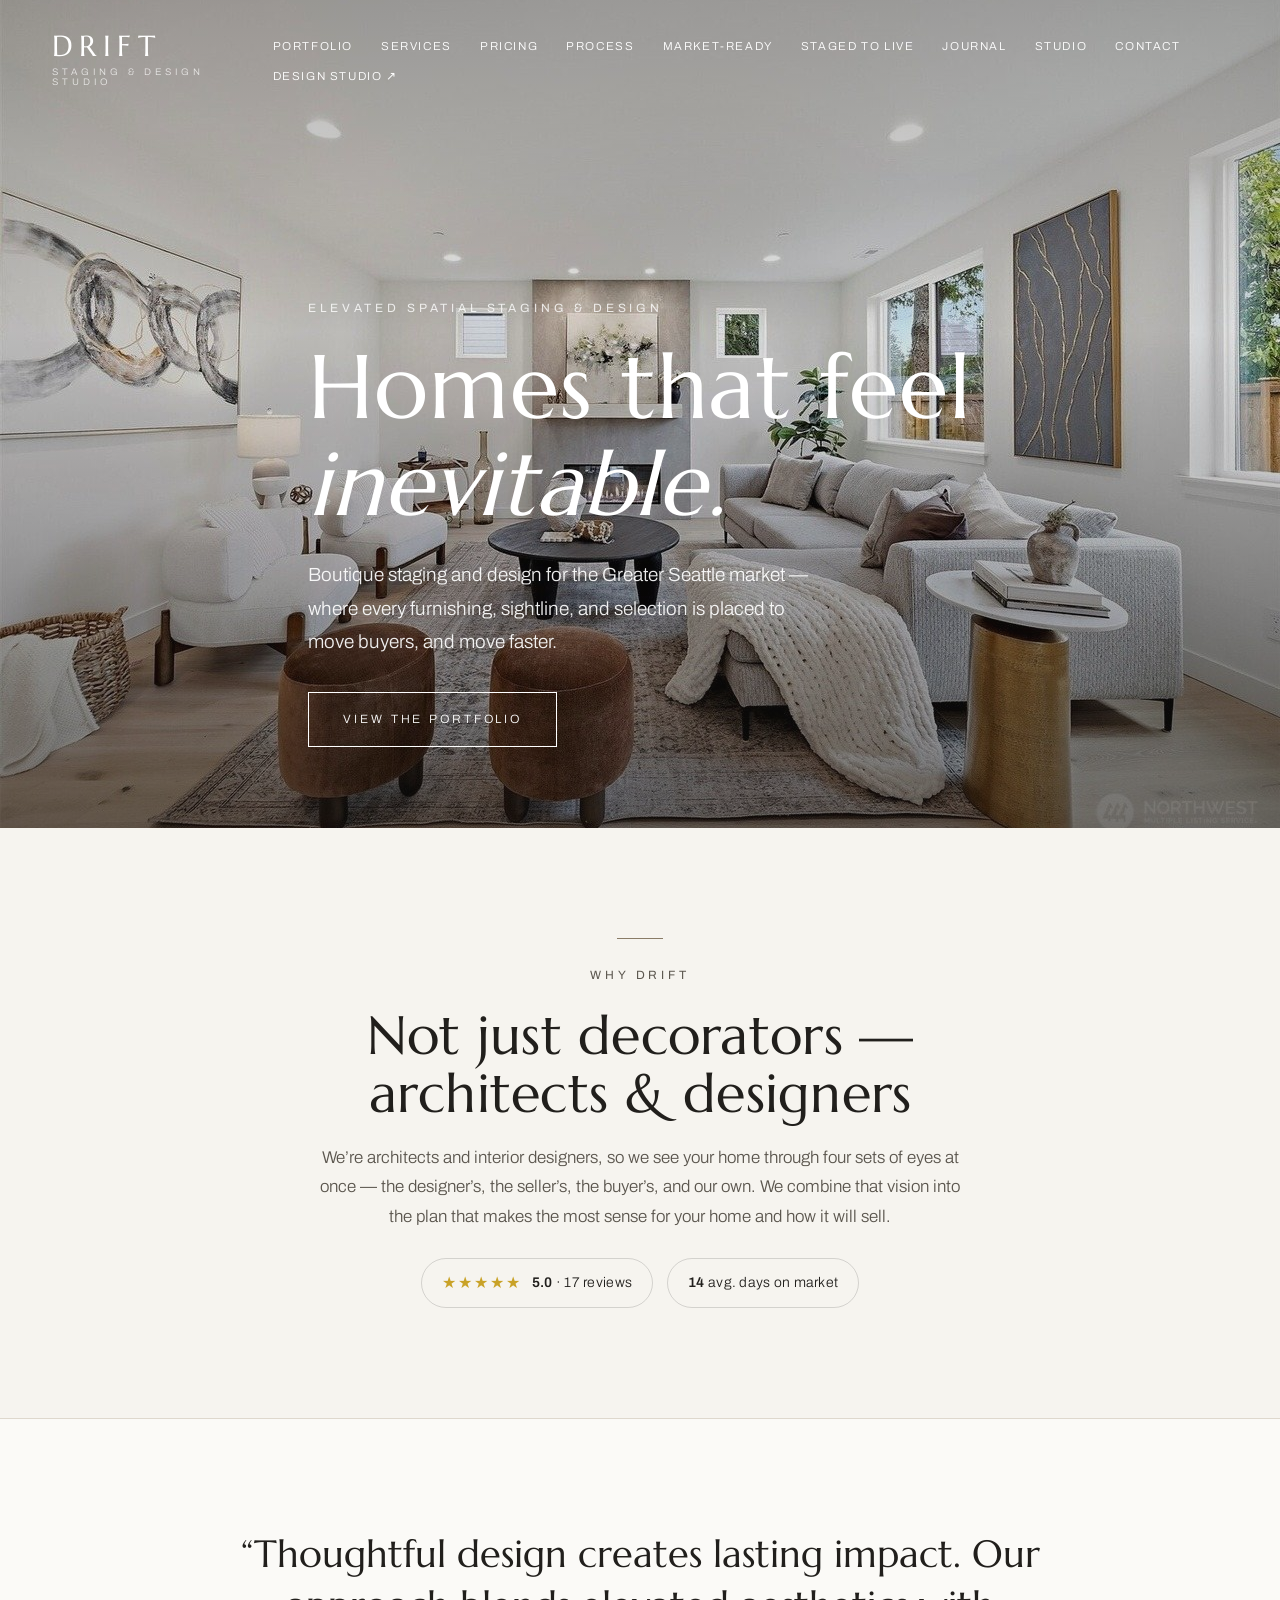
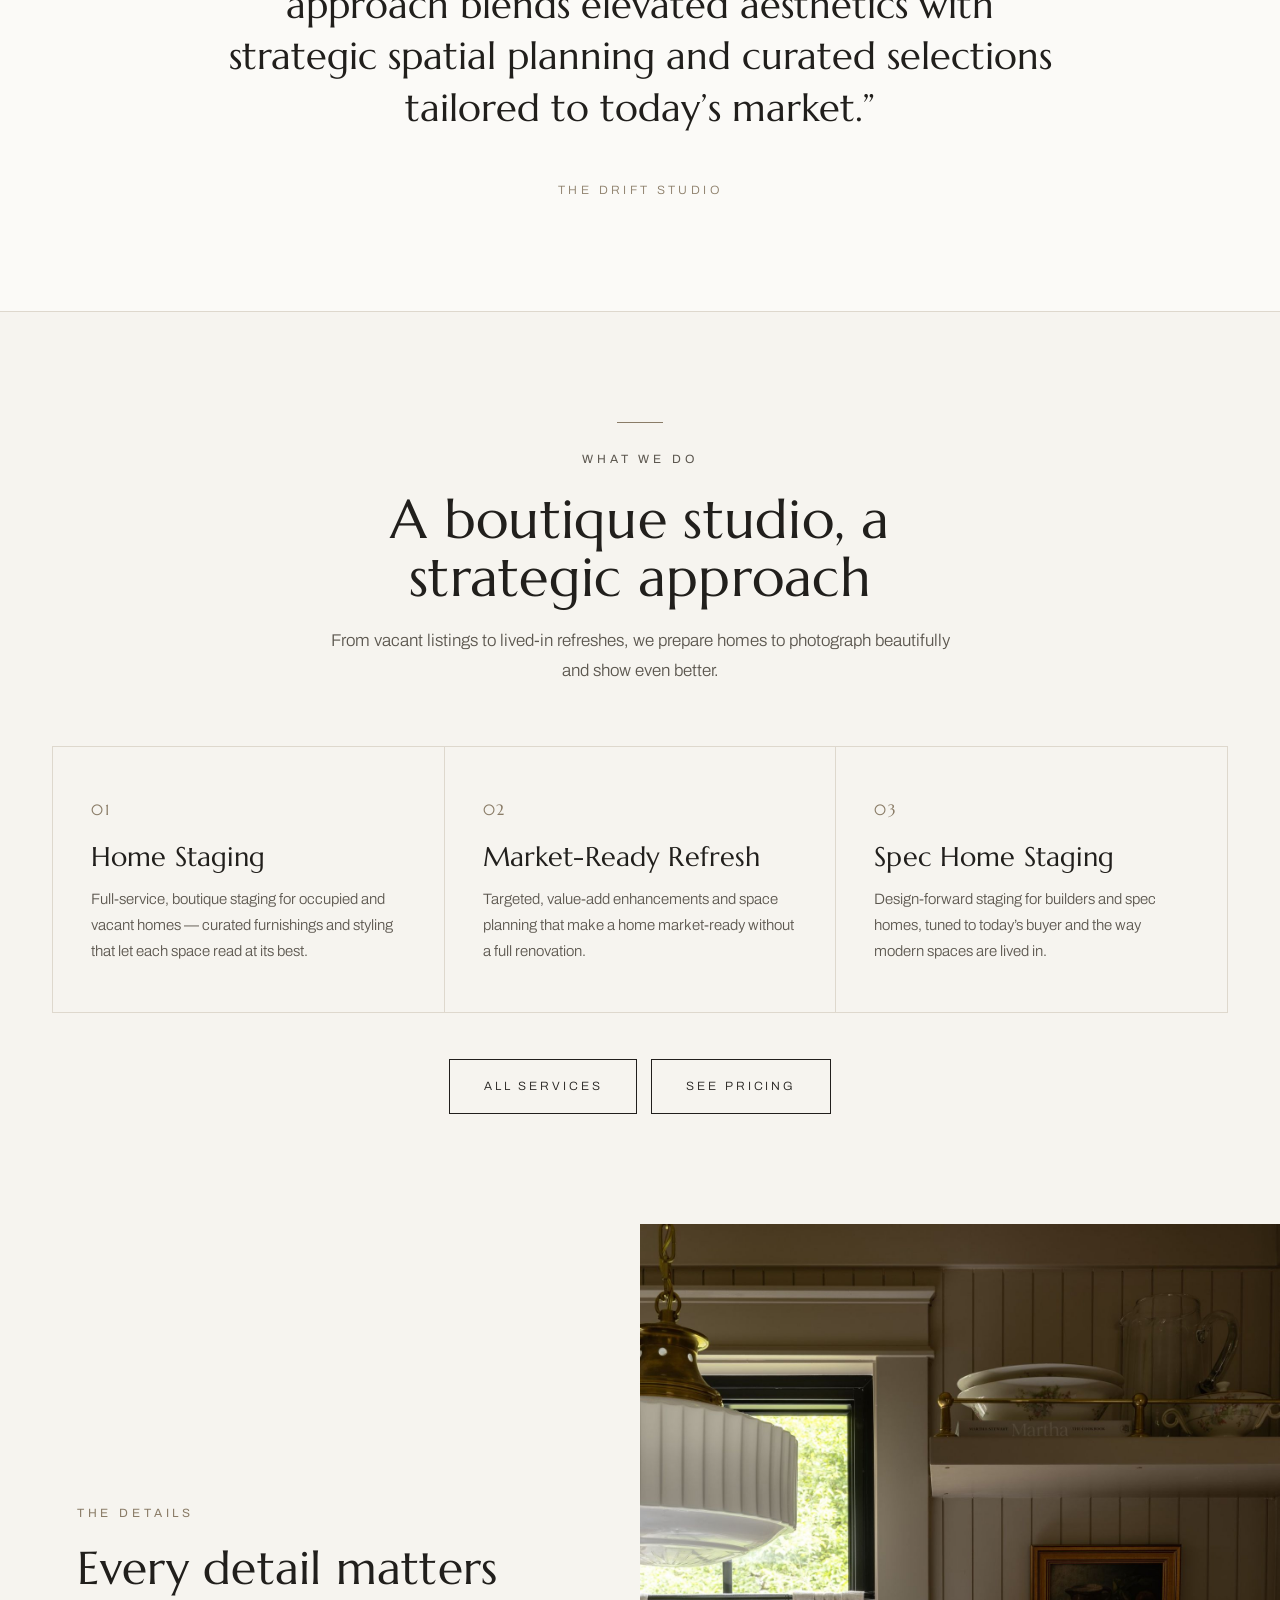
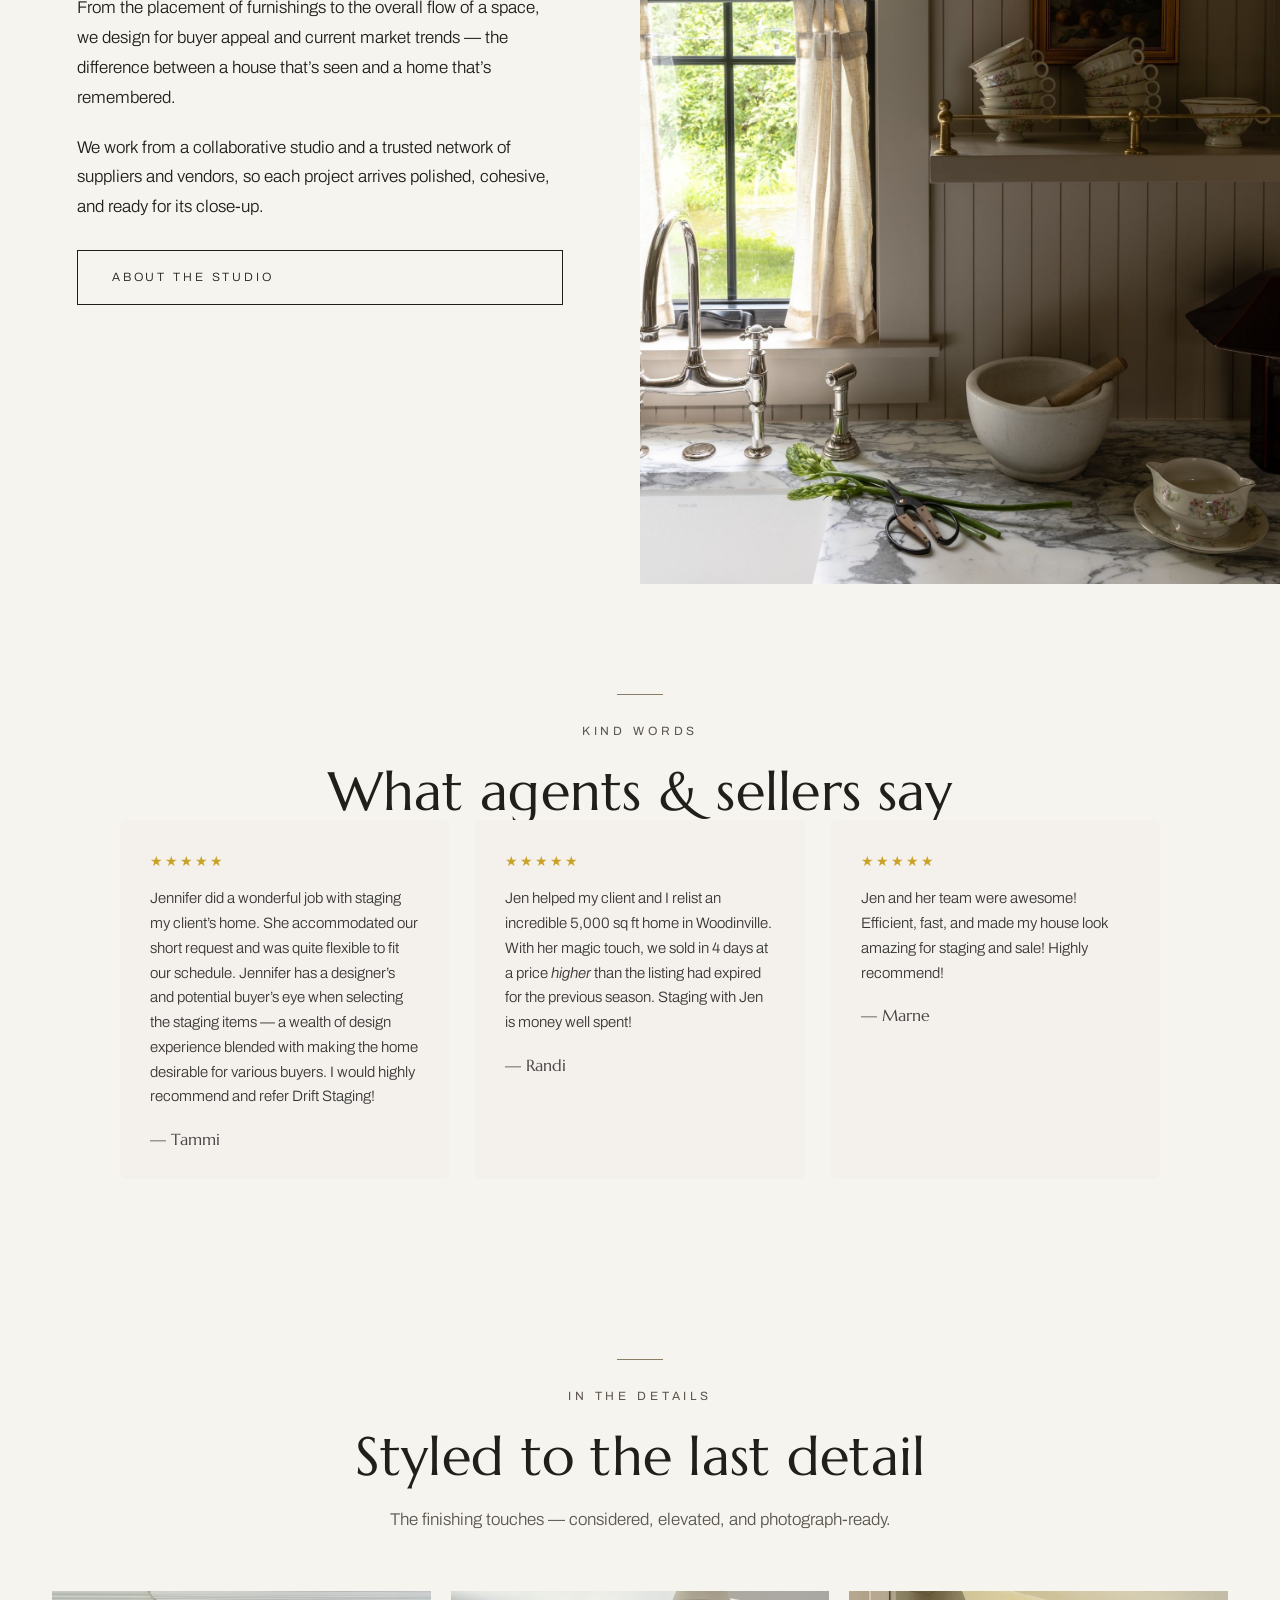
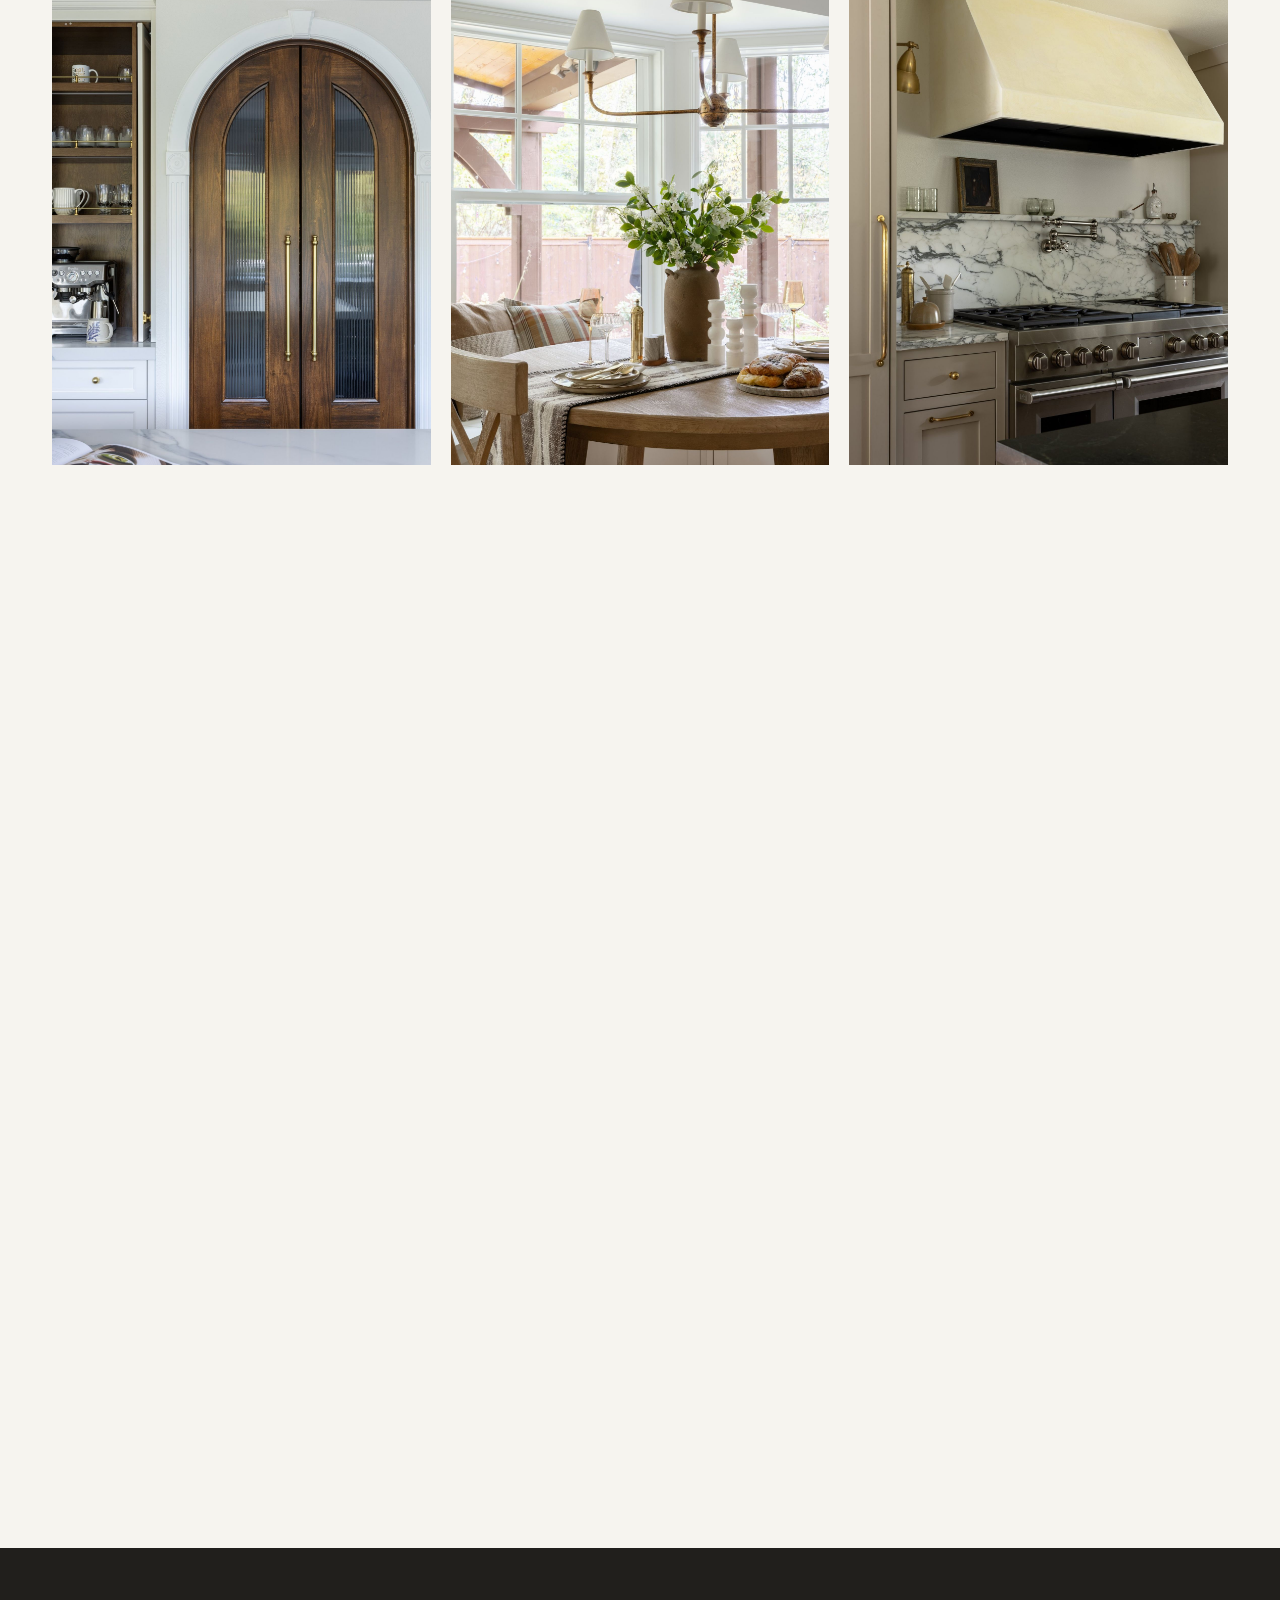
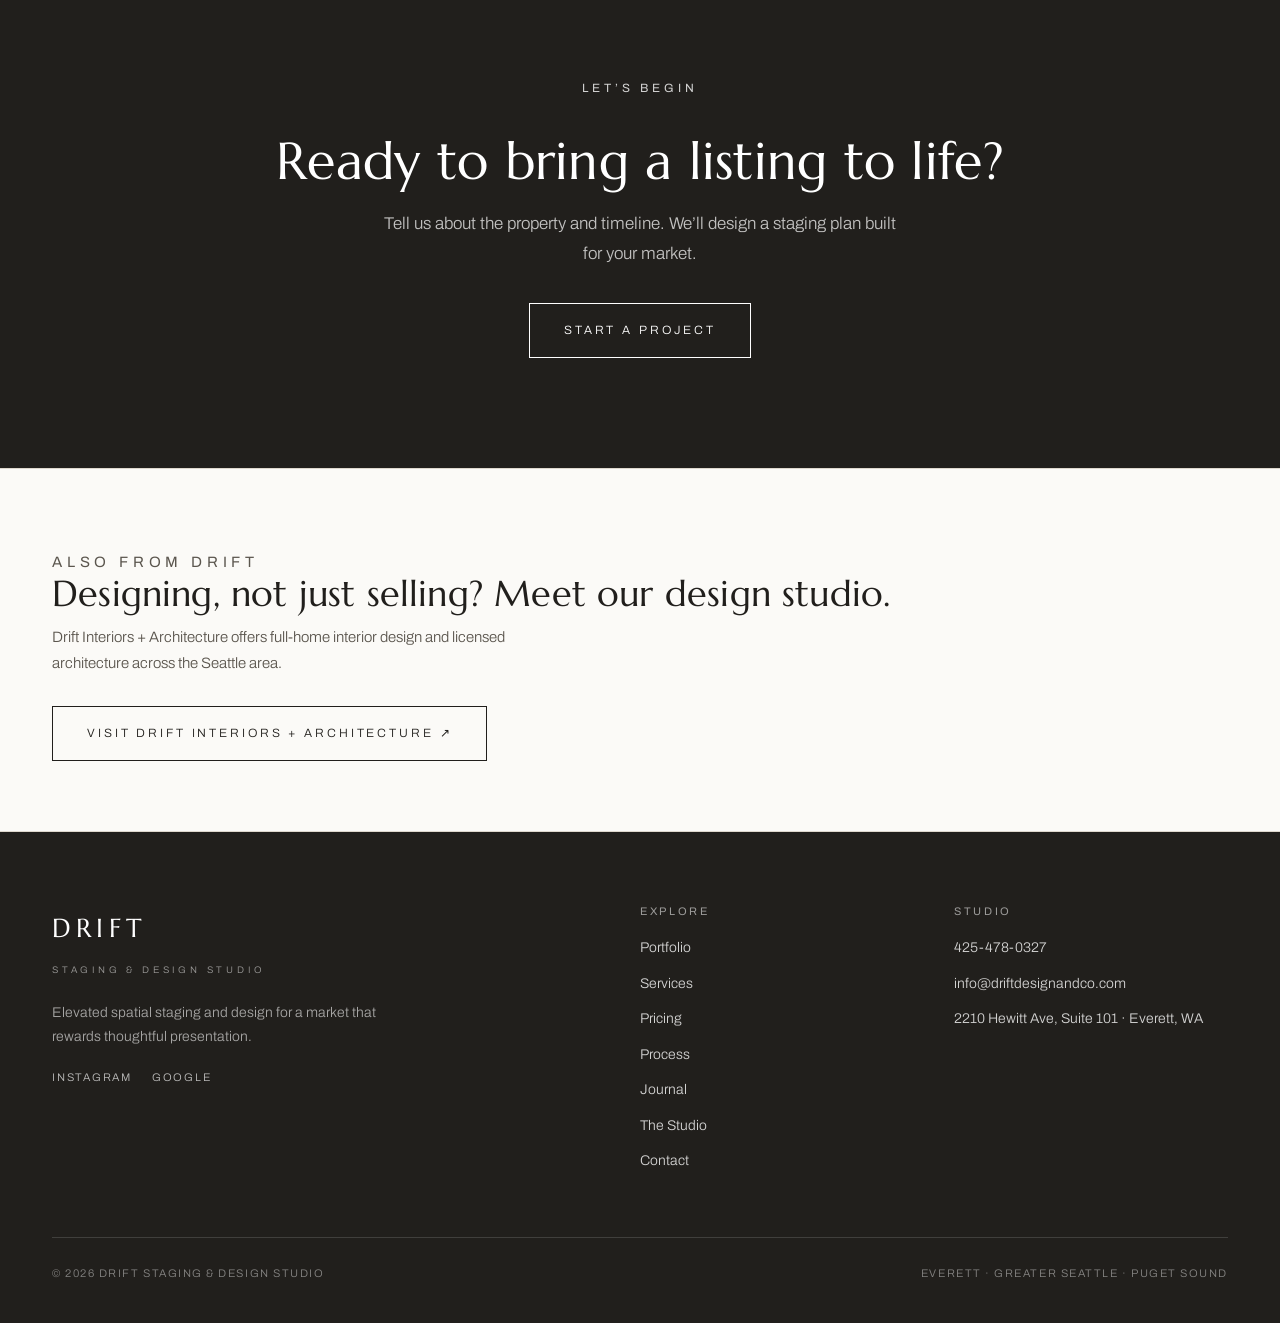
<file: index.html>
<!DOCTYPE html>
<html lang="en">
<head>
<meta charset="utf-8">
<meta name="viewport" content="width=device-width, initial-scale=1">
<title>Drift Staging &amp; Design Studio &mdash; Elevated Spatial Staging &amp; Design</title>
<meta name="description" content="Boutique home staging and design serving Everett, Greater Seattle, and the Puget Sound region.">
<link rel="canonical" href="https://www.driftdesignandco.com/index.html">
<meta name="robots" content="index, follow">
<meta name="author" content="Drift Staging & Design Studio">
<meta property="og:type" content="website">
<meta property="og:site_name" content="Drift Staging & Design Studio">
<meta property="og:title" content="Drift Staging &amp; Design Studio &mdash; Elevated Spatial Staging &amp; Design">
<meta property="og:description" content="Boutique home staging and design serving Everett, Greater Seattle, and the Puget Sound region.">
<meta property="og:url" content="https://www.driftdesignandco.com/index.html">
<meta property="og:image" content="https://www.driftdesignandco.com/assets/img/portfolio/84th-ave/84th-ave-01.jpg">
<meta name="twitter:card" content="summary_large_image">
<meta name="twitter:title" content="Drift Staging &amp; Design Studio &mdash; Elevated Spatial Staging &amp; Design">
<meta name="twitter:description" content="Boutique home staging and design serving Everett, Greater Seattle, and the Puget Sound region.">
<meta name="twitter:image" content="https://www.driftdesignandco.com/assets/img/portfolio/84th-ave/84th-ave-01.jpg">
<meta name="theme-color" content="#211f1c">
<script type="application/ld+json">{"@context":"https://schema.org","@type":"ProfessionalService","name":"Drift Staging & Design Studio","alternateName":"Drift Staging","description":"Boutique home staging and market-ready design serving Everett, Greater Seattle, and the Puget Sound region.","image":"https://www.driftdesignandco.com/assets/img/portfolio/84th-ave/84th-ave-01.jpg","@id":"https://www.driftdesignandco.com","url":"https://www.driftdesignandco.com","telephone":"+1-425-478-0327","email":"info@driftdesignandco.com","address":{"@type":"PostalAddress","streetAddress":"2210 Hewitt Ave, Suite 101","addressLocality":"Everett","addressRegion":"WA","postalCode":"98201","addressCountry":"US"},"areaServed":["Everett","Seattle","Bellevue","Snohomish County","King County","Puget Sound"],"knowsAbout":["home staging","vacant staging","occupied staging","spec home staging","market-ready refresh","real estate staging"],"priceRange":"$$","aggregateRating":{"@type":"AggregateRating","ratingValue":"5.0","reviewCount":"17"}}</script>
<link rel="preconnect" href="https://fonts.googleapis.com"><link rel="preconnect" href="https://fonts.gstatic.com" crossorigin><link href="https://fonts.googleapis.com/css2?family=Marcellus&family=Archivo:wght@300;400;500;600&display=swap" rel="stylesheet">
<link rel="stylesheet" href="assets/css/style.css">
<style>
.why-drift{text-align:center;}
.stat-row{display:flex;flex-wrap:wrap;justify-content:center;gap:14px;margin-top:26px;}
.trust-badge{display:inline-flex;align-items:center;gap:10px;padding:10px 20px;border:1px solid rgba(0,0,0,.14);border-radius:100px;font-family:'Archivo',sans-serif;font-size:14px;letter-spacing:.02em;}
.trust-badge .stars{color:#c9a227;font-size:16px;letter-spacing:2px;}
.trust-badge strong{font-weight:600;}
.testimonials{display:grid;grid-template-columns:repeat(auto-fit,minmax(280px,1fr));gap:26px;max-width:1040px;margin:0 auto;}
.tcard{background:#f4f1ec;border-radius:6px;padding:30px 30px 26px;margin:0;}
.tcard blockquote{margin:0;font-family:'Archivo',sans-serif;font-size:15px;line-height:1.65;color:rgba(0,0,0,.78);}
.tcard .stars{color:#c9a227;letter-spacing:2px;font-size:14px;display:block;margin-bottom:12px;}
.tcard figcaption{margin-top:16px;font-family:'Marcellus',serif;font-size:16px;color:rgba(0,0,0,.7);}
</style>
</head>
<body>
<header class="site-header on-dark">
<div class="wrap">
<a class="brand" href="index.html">
<span class="mark">Drift</span>
<span class="sub">Staging &amp; Design Studio</span>
</a>
<button class="nav-toggle" onclick="document.querySelector('nav.main').classList.toggle('show')">Menu</button>
<nav class="main">
<a href="portfolio.html">Portfolio</a>
<a href="services.html">Services</a>
<a href="pricing.html">Pricing</a>
<a href="process.html">Process</a>
<a href="market-ready.html">Market-Ready</a>
<a href="staged-to-live.html">Staged to Live</a>
<a href="journal.html">Journal</a>
<a href="about.html">Studio</a>
<a href="contact.html">Contact</a>
<a href="https://www.drift-ia.com" target="_blank" rel="noopener">Design Studio &nearr;</a>
</nav>
</div>
</header>

<section class="hero">
<div class="bg"><img src="assets/img/portfolio/84th-ave/84th-ave-01.jpg" alt="Elevated staged living room"></div>
<div class="wrap inner">
<p class="eyebrow light reveal">Elevated Spatial Staging &amp; Design</p>
<h1 class="reveal">Homes that feel<br><em>inevitable.</em></h1>
<p class="lede reveal">Boutique staging and design for the Greater Seattle market — where every furnishing, sightline, and selection is placed to move buyers, and move faster.</p>
<div class="reveal" style="margin-top:34px;">
<a class="btn light" href="portfolio.html">View the Portfolio</a>
</div>
</div>
</section>

<section class="pad">
<div class="wrap">
<div class="section-head center reveal why-drift">
<hr class="rule">
<p class="eyebrow">Why Drift</p>
<h2>Not just decorators &mdash; architects &amp; designers</h2>
<p>We&rsquo;re architects and interior designers, so we see your home through four sets of eyes at once &mdash; the designer&rsquo;s, the seller&rsquo;s, the buyer&rsquo;s, and our own. We combine that vision into the plan that makes the most sense for your home and how it will sell.</p>
<div class="stat-row">
<div class="trust-badge"><span class="stars">&#9733;&#9733;&#9733;&#9733;&#9733;</span> <span><strong>5.0</strong> &middot; 17 reviews</span></div>
<div class="trust-badge"><span><strong>14</strong> avg. days on market</span></div>
</div>
</div>
</div>
</section>

<section class="statement pad">
<div class="wrap">
<p class="reveal" data-cms="statement">&ldquo;Thoughtful design creates lasting impact. Our approach blends elevated aesthetics with strategic spatial planning and curated selections tailored to today&rsquo;s market.&rdquo;</p>
<div class="sig reveal">The Drift Studio</div>
</div>
</section>

<section class="pad">
<div class="wrap">
<div class="section-head center reveal">
<hr class="rule">
<p class="eyebrow">What We Do</p>
<h2>A boutique studio, a strategic approach</h2>
<p>From vacant listings to lived-in refreshes, we prepare homes to photograph beautifully and show even better.</p>
</div>
<div class="svc-grid reveal">
<div class="svc-card">
<span class="num">01</span>
<h3>Home Staging</h3>
<p>Full-service, boutique staging for occupied and vacant homes — curated furnishings and styling that let each space read at its best.</p>
</div>
<div class="svc-card">
<span class="num">02</span>
<h3>Market-Ready Refresh</h3>
<p>Targeted, value-add enhancements and space planning that make a home market-ready without a full renovation.</p>
</div>
<div class="svc-card">
<span class="num">03</span>
<h3>Spec Home Staging</h3>
<p>Design-forward staging for builders and spec homes, tuned to today&rsquo;s buyer and the way modern spaces are lived in.</p>
</div>
</div>
<div class="center reveal" style="margin-top:46px;"><a class="btn" href="services.html">All Services</a> <a class="btn" href="pricing.html" style="margin-left:10px;">See Pricing</a></div>
</div>
</section>

<section class="split reverse">
<div class="media"><img src="assets/img/vignettes/sycamore-shelf.jpg" alt="Styled interior detail"></div>
<div class="body reveal">
<p class="eyebrow">The Details</p>
<h2>Every detail matters</h2>
<p>From the placement of furnishings to the overall flow of a space, we design for buyer appeal and current market trends — the difference between a house that&rsquo;s seen and a home that&rsquo;s remembered.</p>
<p>We work from a collaborative studio and a trusted network of suppliers and vendors, so each project arrives polished, cohesive, and ready for its close-up.</p>
<a class="btn" href="about.html" style="margin-top:8px;">About the Studio</a>
</div>
</section>

<section class="pad">
<div class="wrap">
<div class="section-head center reveal">
<hr class="rule">
<p class="eyebrow">Kind Words</p>
<h2>What agents &amp; sellers say</h2>
</div>
<div class="testimonials reveal">
<figure class="tcard"><span class="stars">&#9733;&#9733;&#9733;&#9733;&#9733;</span><blockquote>Jennifer did a wonderful job with staging my client&rsquo;s home. She accommodated our short request and was quite flexible to fit our schedule. Jennifer has a designer&rsquo;s and potential buyer&rsquo;s eye when selecting the staging items &mdash; a wealth of design experience blended with making the home desirable for various buyers. I would highly recommend and refer Drift Staging!</blockquote><figcaption>&mdash; Tammi</figcaption></figure>
<figure class="tcard"><span class="stars">&#9733;&#9733;&#9733;&#9733;&#9733;</span><blockquote>Jen helped my client and I relist an incredible 5,000 sq ft home in Woodinville. With her magic touch, we sold in 4 days at a price <em>higher</em> than the listing had expired for the previous season. Staging with Jen is money well spent!</blockquote><figcaption>&mdash; Randi</figcaption></figure>
<figure class="tcard"><span class="stars">&#9733;&#9733;&#9733;&#9733;&#9733;</span><blockquote>Jen and her team were awesome! Efficient, fast, and made my house look amazing for staging and sale! Highly recommend!</blockquote><figcaption>&mdash; Marne</figcaption></figure>
</div>
</div>
</section>

<section class="pad-sm">
<div class="wrap">
<div class="section-head center reveal">
<hr class="rule">
<p class="eyebrow">In the Details</p>
<h2>Styled to the last detail</h2>
<p>The finishing touches — considered, elevated, and photograph-ready.</p>
</div>
<div class="trio">
<figure class="reveal"><img src="assets/img/vignettes/sammamish-cabinet.jpg" alt="Styled cabinetry vignette"></figure>
<figure class="reveal"><img src="assets/img/vignettes/strauss-nook.jpg" alt="Styled dining vignette"></figure>
<figure class="reveal"><img src="assets/img/vignettes/sycamore-range.jpg" alt="Kitchen detail vignette"></figure>
</div>
</div>
</section>

<section class="pad">
<div class="wrap">
<div class="section-head center reveal">
<hr class="rule">
<p class="eyebrow">Selected Work</p>
<h2>Recent transformations</h2>
</div>
<div class="trio">
<figure class="reveal"><img src="assets/img/portfolio/elma-court/elma-court-01.jpg" alt="Elma Court"><figcaption>Elma Court &mdash; Puget Sound</figcaption></figure>
<figure class="reveal"><img src="assets/img/portfolio/beacon-hill/beacon-hill-03.jpg" alt="Beacon Hill"><figcaption>Beacon Hill &mdash; Seattle</figcaption></figure>
<figure class="reveal"><img src="assets/img/portfolio/duvall/duvall-01.jpg" alt="Duvall Residence"><figcaption>Duvall Residence</figcaption></figure>
</div>
<div class="center reveal" style="margin-top:48px;"><a class="btn" href="portfolio.html">Explore the Full Portfolio</a></div>
</div>
</section>

<section class="cta pad">
<div class="wrap">
<p class="eyebrow light reveal">Let&rsquo;s Begin</p>
<h2 class="reveal">Ready to bring a listing to life?</h2>
<p class="reveal">Tell us about the property and timeline. We&rsquo;ll design a staging plan built for your market.</p>
<div class="reveal"><a class="btn light" href="contact.html">Start a Project</a></div>
</div>
</section>

<section class="crosslink pad-sm">
<div class="wrap">
<div class="txt">
<p class="eyebrow">Also from Drift</p>
<h3>Designing, not just selling? Meet our design studio.</h3>
<p>Drift Interiors + Architecture offers full-home interior design and licensed architecture across the Seattle area.</p>
</div>
<a class="btn" href="https://www.drift-ia.com" target="_blank" rel="noopener">Visit Drift Interiors + Architecture &nearr;</a>
</div>
</section>
<footer class="site-footer">
<div class="wrap">
<div class="cols">
<div>
<div class="mark">Drift</div>
<div class="sub">Staging &amp; Design Studio</div>
<p style="margin-top:22px;max-width:340px;font-size:14px;color:rgba(255,255,255,.6);">
Elevated spatial staging and design for a market that rewards thoughtful presentation.</p>
<div class="footer-social">
<a href="https://www.instagram.com/drift.interiors.architecture/" target="_blank" rel="noopener">Instagram</a>
<a href="https://www.google.com/search?q=drift+staging+and+design+studio" target="_blank" rel="noopener">Google</a>
</div>
</div>
<div>
<h4>Explore</h4>
<a href="portfolio.html">Portfolio</a>
<a href="services.html">Services</a>
<a href="pricing.html">Pricing</a>
<a href="process.html">Process</a>
<a href="journal.html">Journal</a>
<a href="about.html">The Studio</a>
<a href="contact.html">Contact</a>
</div>
<div>
<h4>Studio</h4>
<a data-cms="phone" href="tel:4254780327">425-478-0327</a>
<a data-cms="email" href="mailto:info@driftdesignandco.com">info@driftdesignandco.com</a>
<a href="contact.html">2210 Hewitt Ave, Suite 101 &middot; Everett, WA</a>
</div>
</div>
<div class="bottom">
<span>&copy; 2026 Drift Staging &amp; Design Studio</span>
<span>Everett &middot; Greater Seattle &middot; Puget Sound</span>
</div>
</div>
</footer>
<script src="assets/js/app.js" defer></script>
<script src="https://identity.netlify.com/v1/netlify-identity-widget.js"></script>
<script>if(window.netlifyIdentity){netlifyIdentity.on("init",function(u){if(!u){netlifyIdentity.on("login",function(){document.location.href="/admin/";});}});}</script>
</body>
</html>
</file>
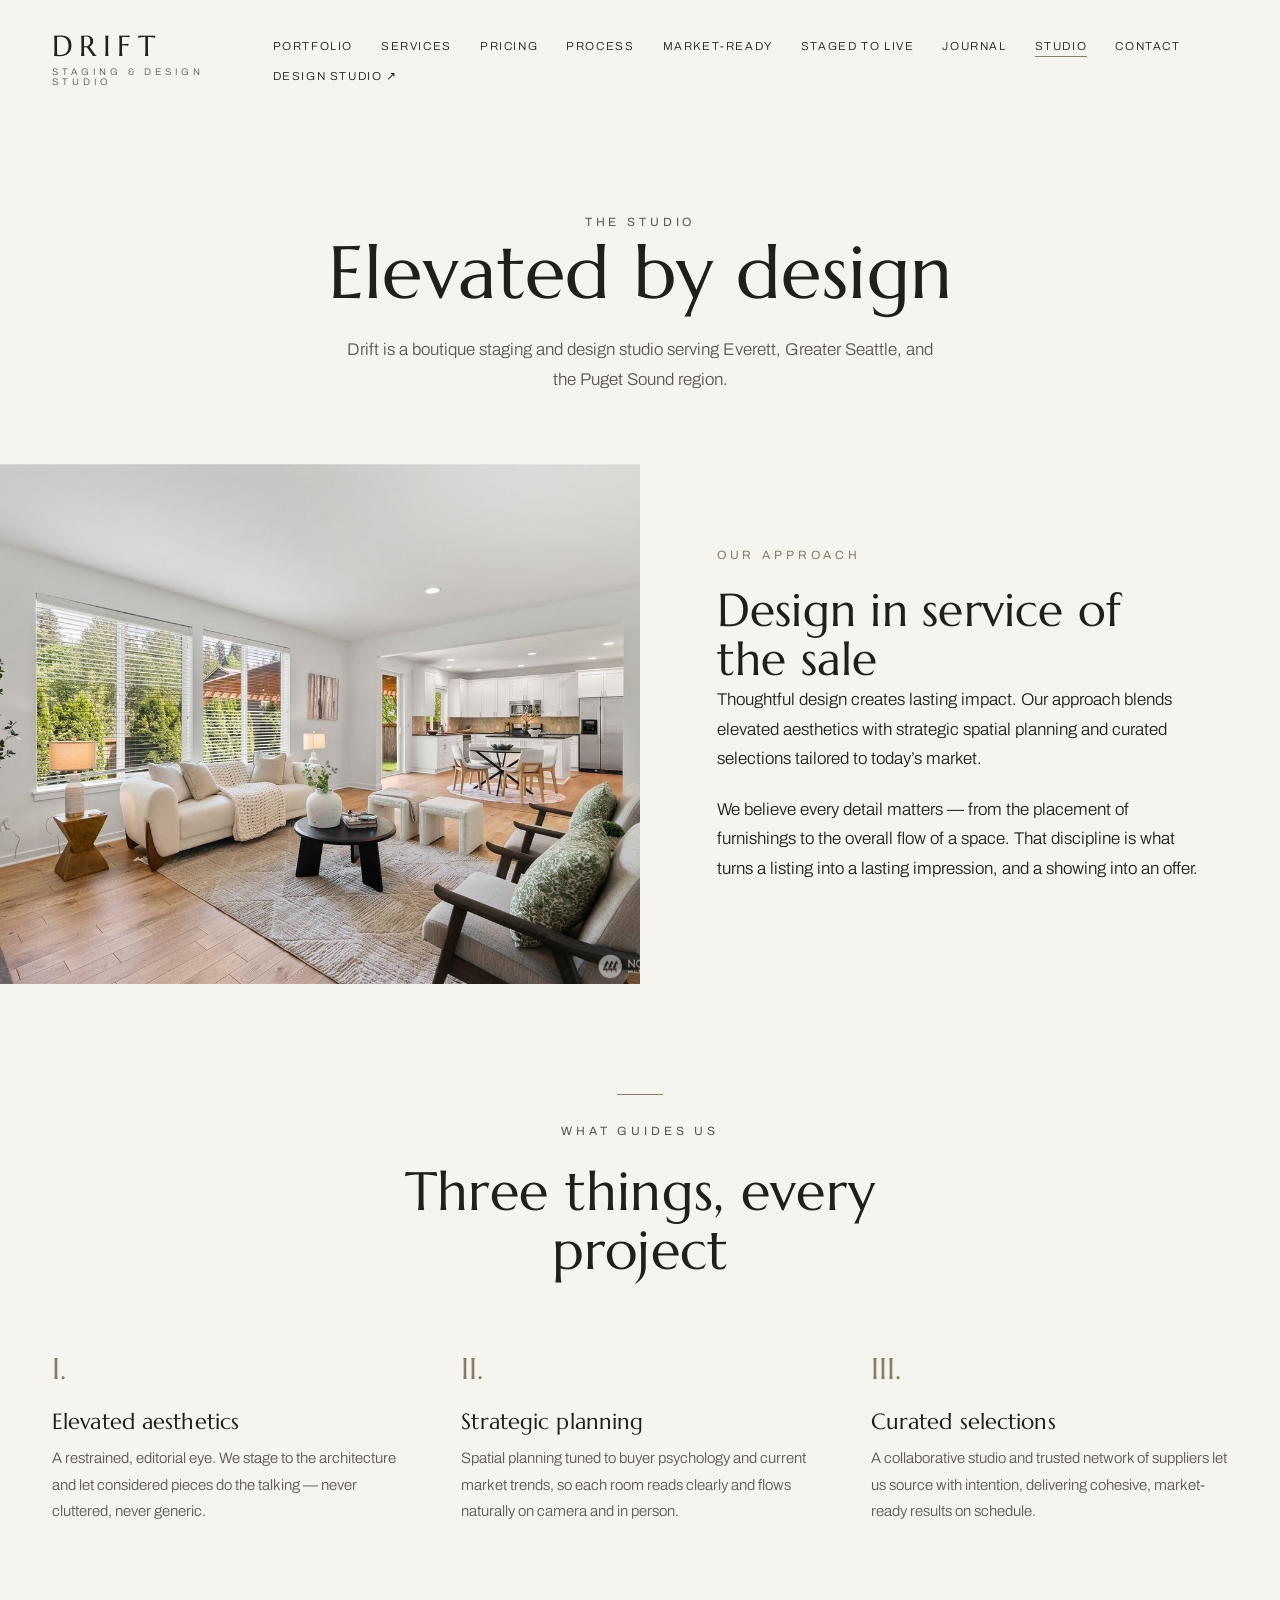
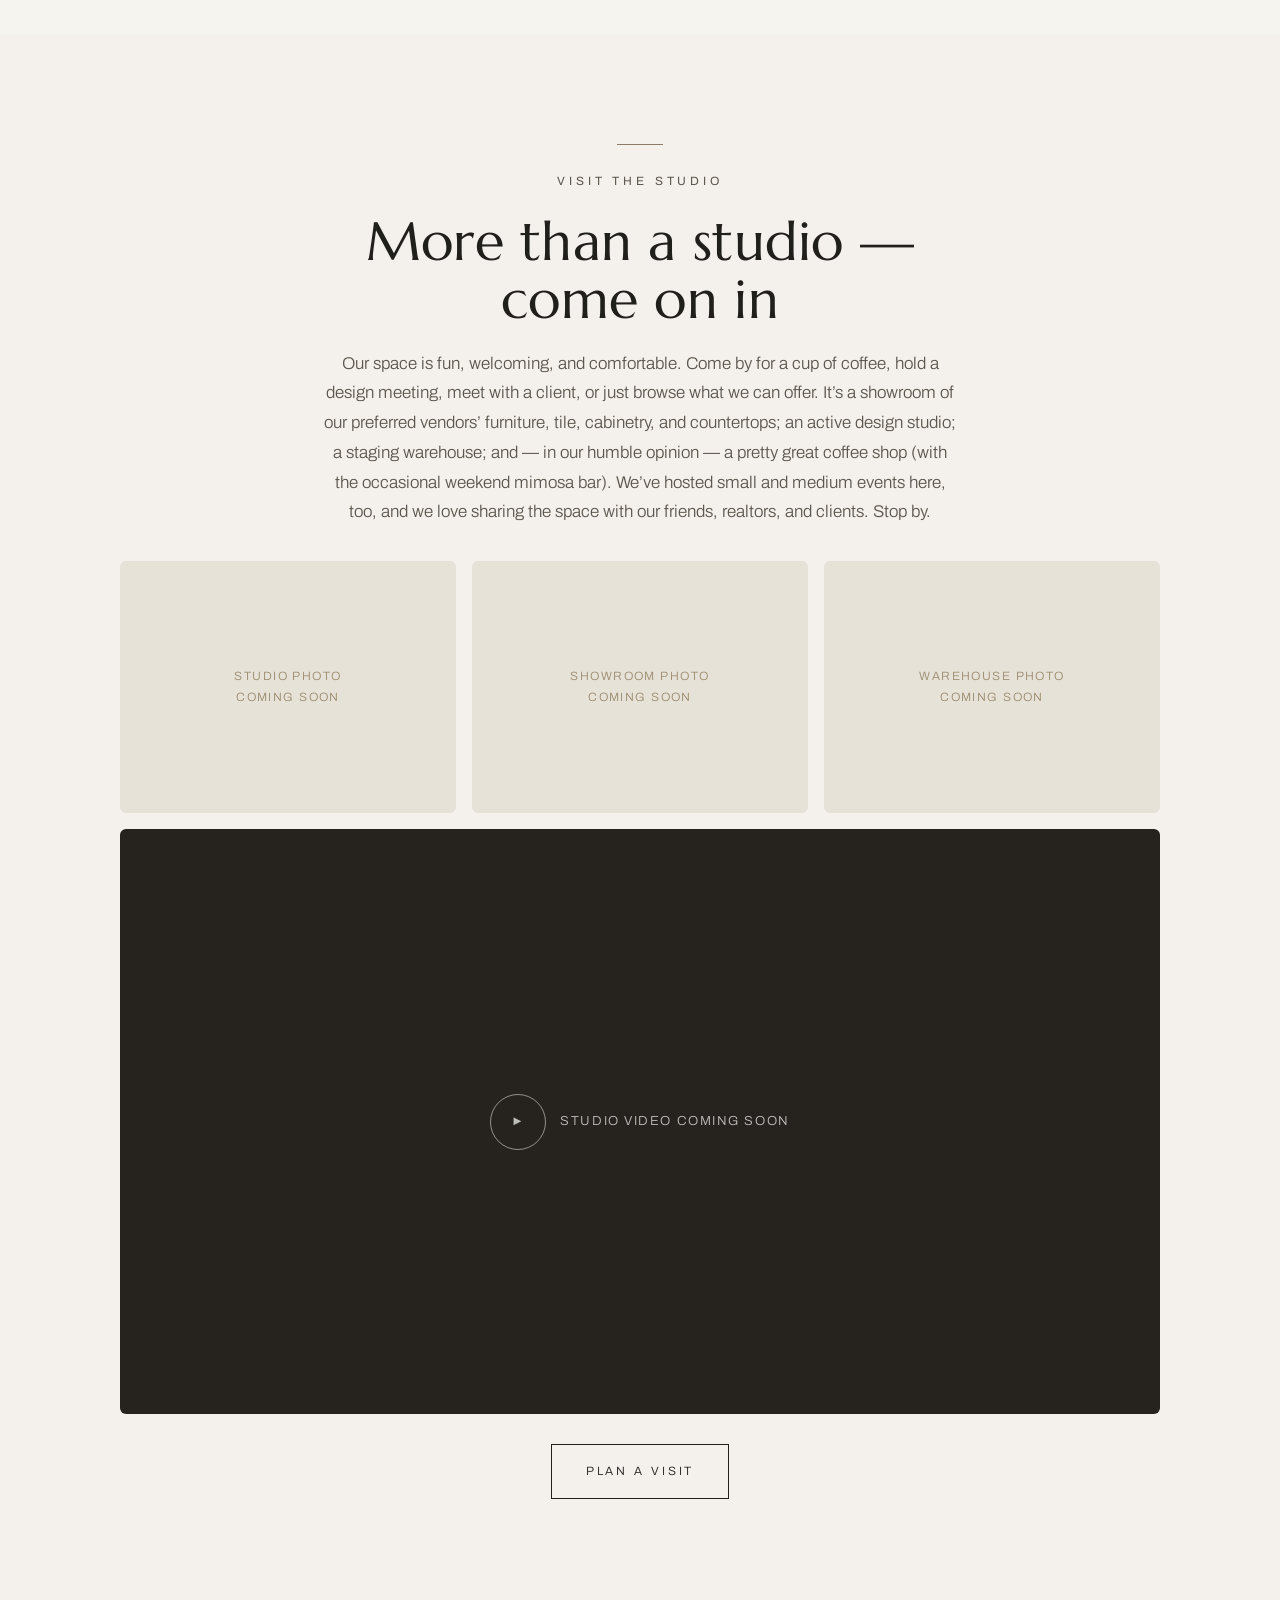
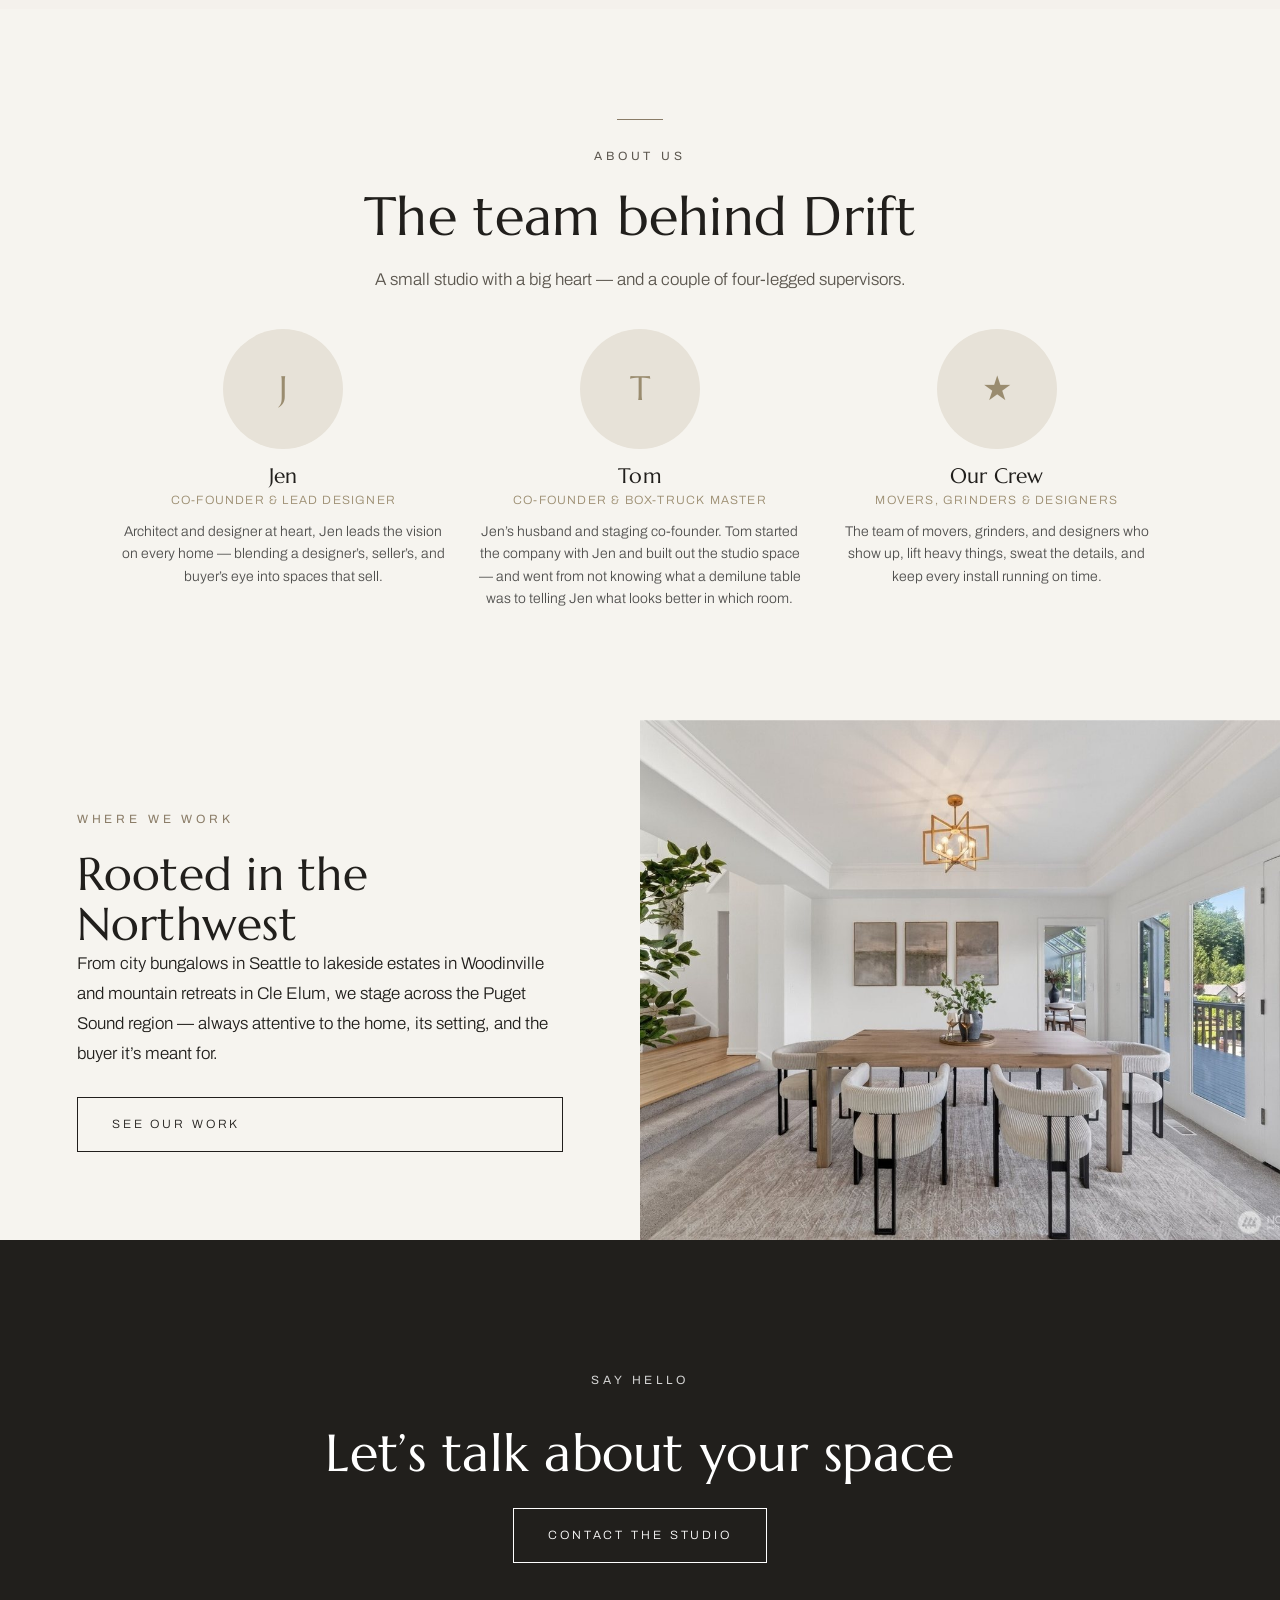
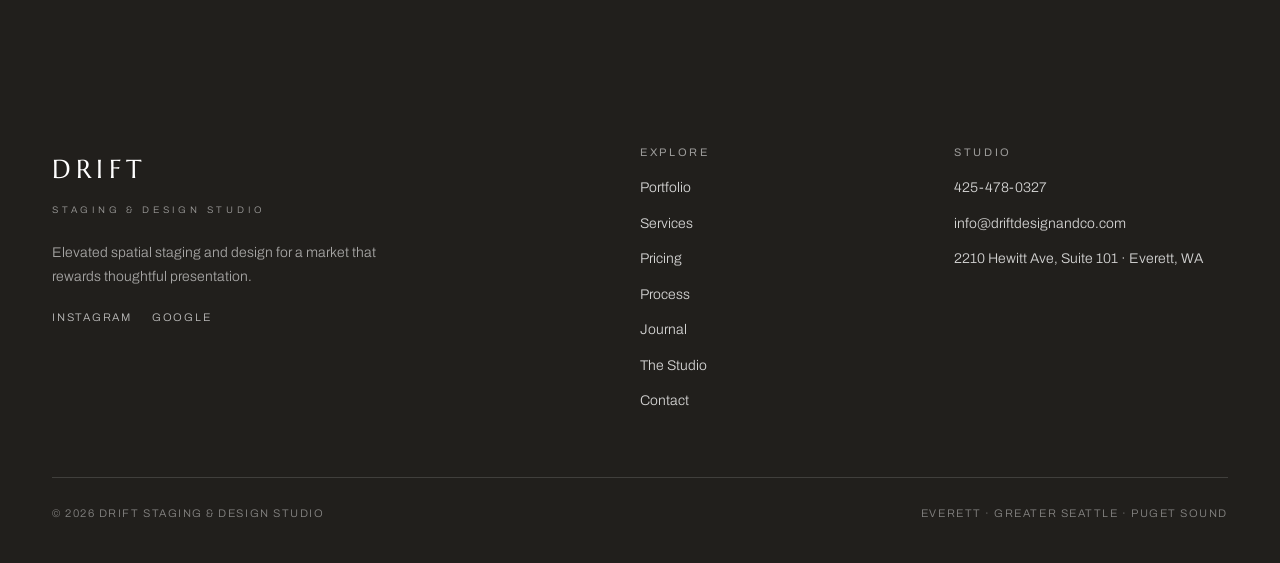
<file: about.html>
<!DOCTYPE html>
<html lang="en">
<head>
<meta charset="utf-8">
<meta name="viewport" content="width=device-width, initial-scale=1">
<title>The Studio &mdash; Drift Staging &amp; Design Studio</title>
<meta name="description" content="Meet Drift — a boutique staging and design studio in Everett, with a welcoming studio space, showroom, and staging warehouse serving Greater Seattle.">
<link rel="canonical" href="https://www.driftdesignandco.com/about.html">
<meta name="robots" content="index, follow">
<meta name="author" content="Drift Staging & Design Studio">
<meta property="og:type" content="website">
<meta property="og:site_name" content="Drift Staging & Design Studio">
<meta property="og:title" content="The Studio &mdash; Drift Staging &amp; Design Studio">
<meta property="og:description" content="Meet Drift — a boutique staging and design studio in Everett, with a welcoming studio space, showroom, and staging warehouse serving Greater Seattle.">
<meta property="og:url" content="https://www.driftdesignandco.com/about.html">
<meta property="og:image" content="https://www.driftdesignandco.com/assets/img/portfolio/84th-ave/84th-ave-01.jpg">
<meta name="twitter:card" content="summary_large_image">
<meta name="twitter:title" content="The Studio &mdash; Drift Staging &amp; Design Studio">
<meta name="twitter:description" content="Meet Drift — a boutique staging and design studio in Everett serving Greater Seattle.">
<meta name="twitter:image" content="https://www.driftdesignandco.com/assets/img/portfolio/84th-ave/84th-ave-01.jpg">
<meta name="theme-color" content="#211f1c">
<script type="application/ld+json">{"@context":"https://schema.org","@type":"ProfessionalService","name":"Drift Staging & Design Studio","alternateName":"Drift Staging","description":"Boutique home staging and market-ready design serving Everett, Greater Seattle, and the Puget Sound region.","image":"https://www.driftdesignandco.com/assets/img/portfolio/84th-ave/84th-ave-01.jpg","@id":"https://www.driftdesignandco.com","url":"https://www.driftdesignandco.com","telephone":"+1-425-478-0327","email":"info@driftdesignandco.com","address":{"@type":"PostalAddress","streetAddress":"2210 Hewitt Ave, Suite 101","addressLocality":"Everett","addressRegion":"WA","postalCode":"98201","addressCountry":"US"},"areaServed":["Everett","Seattle","Bellevue","Snohomish County","King County","Puget Sound"],"knowsAbout":["home staging","vacant staging","occupied staging","spec home staging","market-ready refresh","real estate staging"],"priceRange":"$$"}</script>
<link rel="preconnect" href="https://fonts.googleapis.com"><link rel="preconnect" href="https://fonts.gstatic.com" crossorigin><link href="https://fonts.googleapis.com/css2?family=Marcellus&family=Archivo:wght@300;400;500;600&display=swap" rel="stylesheet">
<link rel="stylesheet" href="assets/css/style.css">
<style>
.ph-grid{display:grid;grid-template-columns:repeat(3,1fr);gap:16px;max-width:1040px;margin:34px auto 0;}
.ph-grid.two{grid-template-columns:1fr 1fr;}
.ph-img{aspect-ratio:4/3;background:#e7e2d8;border-radius:6px;display:flex;align-items:center;justify-content:center;color:#9a8c6f;font-family:'Archivo',sans-serif;font-size:12px;letter-spacing:.12em;text-transform:uppercase;text-align:center;padding:10px;}
.ph-video{aspect-ratio:16/9;background:#26231e;border-radius:6px;display:flex;align-items:center;justify-content:center;color:rgba(255,255,255,.7);font-family:'Archivo',sans-serif;font-size:13px;letter-spacing:.12em;text-transform:uppercase;max-width:1040px;margin:16px auto 0;}
.ph-video .play{width:56px;height:56px;border-radius:100px;border:1px solid rgba(255,255,255,.5);display:flex;align-items:center;justify-content:center;margin-right:14px;}
.team-grid{display:grid;grid-template-columns:repeat(auto-fit,minmax(240px,1fr));gap:30px;max-width:1040px;margin:34px auto 0;}
.member{text-align:center;}
.member .avatar{width:120px;height:120px;border-radius:100px;background:#e7e2d8;margin:0 auto 16px;display:flex;align-items:center;justify-content:center;color:#9a8c6f;font-family:'Marcellus',serif;font-size:34px;}
.member h3{font-family:'Marcellus',serif;font-size:21px;margin:0 0 2px;}
.member .role{font-family:'Archivo',sans-serif;font-size:12px;letter-spacing:.1em;text-transform:uppercase;color:#9a8c6f;margin-bottom:10px;}
.member p{font-family:'Archivo',sans-serif;font-size:14px;line-height:1.6;color:rgba(0,0,0,.68);margin:0;}
</style>
</head>
<body>
<header class="site-header on-light">
<div class="wrap">
<a class="brand" href="index.html">
<span class="mark">Drift</span>
<span class="sub">Staging &amp; Design Studio</span>
</a>
<button class="nav-toggle" onclick="document.querySelector('nav.main').classList.toggle('show')">Menu</button>
<nav class="main">
<a href="portfolio.html">Portfolio</a>
<a href="services.html">Services</a>
<a href="pricing.html">Pricing</a>
<a href="process.html">Process</a>
<a href="market-ready.html">Market-Ready</a>
<a href="staged-to-live.html">Staged to Live</a>
<a href="journal.html">Journal</a>
<a href="about.html" class="active">Studio</a>
<a href="contact.html">Contact</a>
<a href="https://www.drift-ia.com" target="_blank" rel="noopener">Design Studio &nearr;</a>
</nav>
</div>
</header>

<section class="page-hero">
<div class="wrap">
<p class="eyebrow reveal">The Studio</p>
<h1 class="reveal">Elevated by design</h1>
<p class="reveal">Drift is a boutique staging and design studio serving Everett, Greater Seattle, and the Puget Sound region.</p>
</div>
</section>

<section class="split">
<div class="media"><img src="assets/img/portfolio/elma-court/elma-court-02.jpg" alt="Elevated staged interior"></div>
<div class="body reveal">
<p class="eyebrow">Our Approach</p>
<h2>Design in service of the sale</h2>
<p>Thoughtful design creates lasting impact. Our approach blends elevated aesthetics with strategic spatial planning and curated selections tailored to today&rsquo;s market.</p>
<p>We believe every detail matters — from the placement of furnishings to the overall flow of a space. That discipline is what turns a listing into a lasting impression, and a showing into an offer.</p>
</div>
</section>

<section class="pad">
<div class="wrap">
<div class="section-head center reveal">
<hr class="rule">
<p class="eyebrow">What Guides Us</p>
<h2>Three things, every project</h2>
</div>
<div class="values">
<div class="reveal">
<span class="num">I.</span>
<h3>Elevated aesthetics</h3>
<p>A restrained, editorial eye. We stage to the architecture and let considered pieces do the talking — never cluttered, never generic.</p>
</div>
<div class="reveal">
<span class="num">II.</span>
<h3>Strategic planning</h3>
<p>Spatial planning tuned to buyer psychology and current market trends, so each room reads clearly and flows naturally on camera and in person.</p>
</div>
<div class="reveal">
<span class="num">III.</span>
<h3>Curated selections</h3>
<p>A collaborative studio and trusted network of suppliers let us source with intention, delivering cohesive, market-ready results on schedule.</p>
</div>
</div>
</div>
</section>

<section class="pad" style="background:#f4f1ec;">
<div class="wrap">
<div class="section-head center reveal">
<hr class="rule">
<p class="eyebrow">Visit the Studio</p>
<h2>More than a studio &mdash; come on in</h2>
<p>Our space is fun, welcoming, and comfortable. Come by for a cup of coffee, hold a design meeting, meet with a client, or just browse what we can offer. It&rsquo;s a showroom of our preferred vendors&rsquo; furniture, tile, cabinetry, and countertops; an active design studio; a staging warehouse; and &mdash; in our humble opinion &mdash; a pretty great coffee shop (with the occasional weekend mimosa bar). We&rsquo;ve hosted small and medium events here, too, and we love sharing the space with our friends, realtors, and clients. Stop by.</p>
</div>
<div class="ph-grid reveal">
<div class="ph-img">Studio photo<br>coming soon</div>
<div class="ph-img">Showroom photo<br>coming soon</div>
<div class="ph-img">Warehouse photo<br>coming soon</div>
</div>
<div class="ph-video reveal"><span class="play">&#9658;</span> Studio video coming soon</div>
<div class="center reveal" style="margin-top:30px;"><a class="btn" href="contact.html">Plan a Visit</a></div>
</div>
</section>

<section class="pad">
<div class="wrap">
<div class="section-head center reveal">
<hr class="rule">
<p class="eyebrow">About Us</p>
<h2>The team behind Drift</h2>
<p>A small studio with a big heart &mdash; and a couple of four-legged supervisors.</p>
</div>
<div class="team-grid reveal">
<div class="member">
<div class="avatar">J</div>
<h3>Jen</h3>
<div class="role">Co-Founder &amp; Lead Designer</div>
<p>Architect and designer at heart, Jen leads the vision on every home &mdash; blending a designer&rsquo;s, seller&rsquo;s, and buyer&rsquo;s eye into spaces that sell.</p>
</div>
<div class="member">
<div class="avatar">T</div>
<h3>Tom</h3>
<div class="role">Co-Founder &amp; Box-Truck Master</div>
<p>Jen&rsquo;s husband and staging co-founder. Tom started the company with Jen and built out the studio space &mdash; and went from not knowing what a demilune table was to telling Jen what looks better in which room.</p>
</div>
<div class="member">
<div class="avatar">&#9733;</div>
<h3>Our Crew</h3>
<div class="role">Movers, Grinders &amp; Designers</div>
<p>The team of movers, grinders, and designers who show up, lift heavy things, sweat the details, and keep every install running on time.</p>
</div>
</div>
</div>
</section>

<section class="split reverse">
<div class="media"><img src="assets/img/portfolio/paisley/paisley-01.jpg" alt="Indoor-outdoor living"></div>
<div class="body reveal">
<p class="eyebrow">Where We Work</p>
<h2>Rooted in the Northwest</h2>
<p>From city bungalows in Seattle to lakeside estates in Woodinville and mountain retreats in Cle Elum, we stage across the Puget Sound region — always attentive to the home, its setting, and the buyer it&rsquo;s meant for.</p>
<a class="btn" href="portfolio.html" style="margin-top:8px;">See Our Work</a>
</div>
</section>

<section class="cta pad">
<div class="wrap">
<p class="eyebrow light reveal">Say Hello</p>
<h2 class="reveal">Let&rsquo;s talk about your space</h2>
<div class="reveal" style="margin-top:26px;"><a class="btn light" href="contact.html">Contact the Studio</a></div>
</div>
</section>

<footer class="site-footer">
<div class="wrap">
<div class="cols">
<div>
<div class="mark">Drift</div>
<div class="sub">Staging &amp; Design Studio</div>
<p style="margin-top:22px;max-width:340px;font-size:14px;color:rgba(255,255,255,.6);">
Elevated spatial staging and design for a market that rewards thoughtful presentation.</p>
<div class="footer-social">
<a href="https://www.instagram.com/drift.interiors.architecture/" target="_blank" rel="noopener">Instagram</a>
<a href="https://www.google.com/search?q=drift+staging+and+design+studio" target="_blank" rel="noopener">Google</a>
</div>
</div>
<div>
<h4>Explore</h4>
<a href="portfolio.html">Portfolio</a>
<a href="services.html">Services</a>
<a href="pricing.html">Pricing</a>
<a href="process.html">Process</a>
<a href="journal.html">Journal</a>
<a href="about.html">The Studio</a>
<a href="contact.html">Contact</a>
</div>
<div>
<h4>Studio</h4>
<a data-cms="phone" href="tel:4254780327">425-478-0327</a>
<a data-cms="email" href="mailto:info@driftdesignandco.com">info@driftdesignandco.com</a>
<a href="contact.html">2210 Hewitt Ave, Suite 101 &middot; Everett, WA</a>
</div>
</div>
<div class="bottom">
<span>&copy; 2026 Drift Staging &amp; Design Studio</span>
<span>Everett &middot; Greater Seattle &middot; Puget Sound</span>
</div>
</div>
</footer>
<script src="assets/js/app.js" defer></script>
<script src="https://identity.netlify.com/v1/netlify-identity-widget.js"></script>
<script>if(window.netlifyIdentity){netlifyIdentity.on("init",function(u){if(!u){netlifyIdentity.on("login",function(){document.location.href="/admin/";});}});}</script>
</body>
</html>
</file>
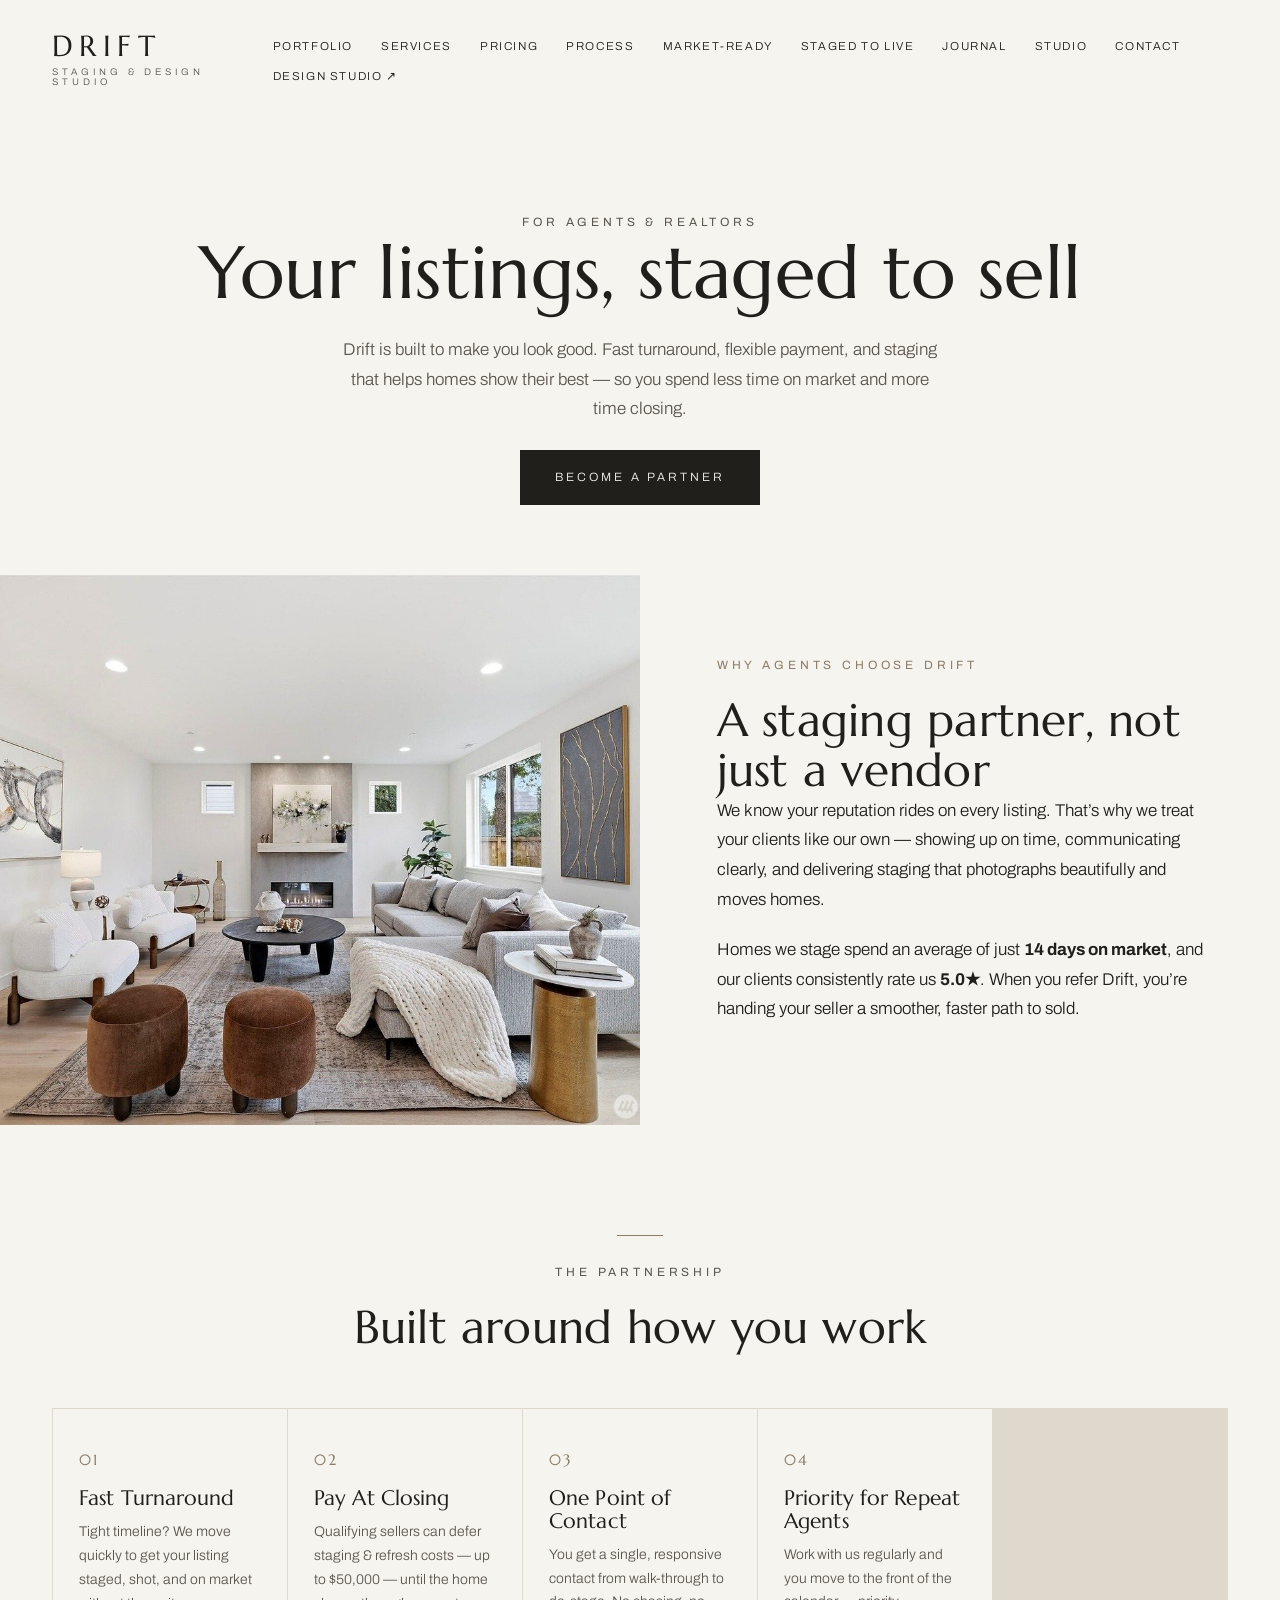
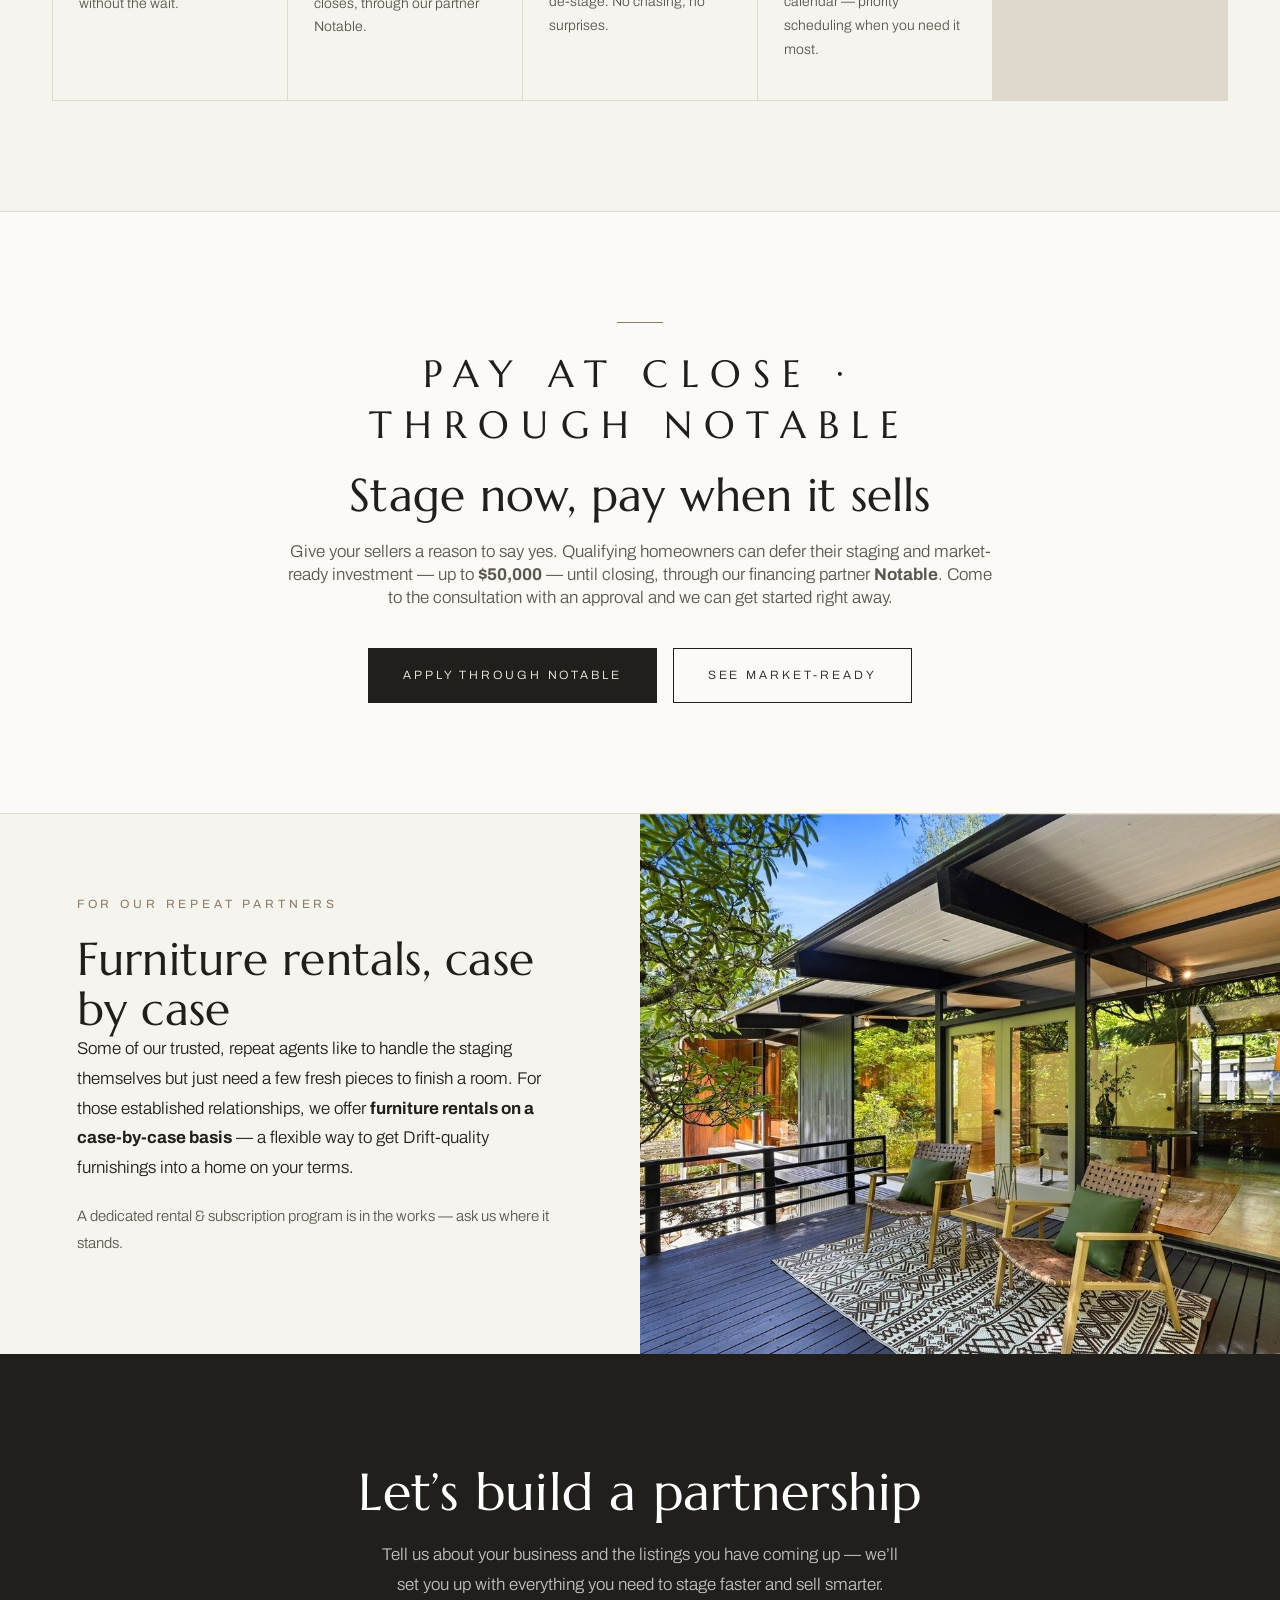
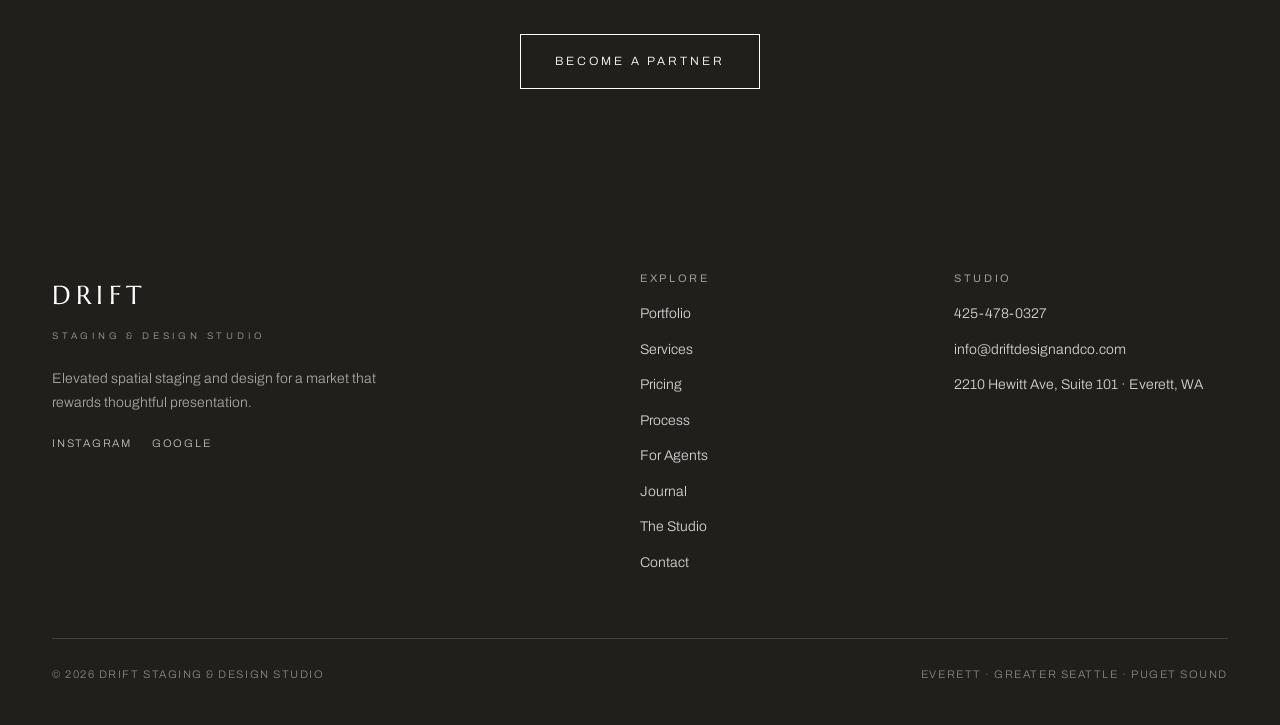
<file: agents.html>
<!DOCTYPE html>
<html lang="en">
<head>
<meta charset="utf-8">
<meta name="viewport" content="width=device-width, initial-scale=1">
<title>For Agents &amp; Realtors &mdash; Drift Staging &amp; Design Studio</title>
<meta name="description" content="Partner with Drift Staging: fast turnaround, pay-at-closing up to $50,000, priority scheduling for repeat agents, and staging that helps listings sell faster.">
<link rel="canonical" href="https://www.driftdesignandco.com/agents.html">
<meta name="robots" content="index, follow">
<meta name="author" content="Drift Staging & Design Studio">
<meta property="og:type" content="website">
<meta property="og:site_name" content="Drift Staging & Design Studio">
<meta property="og:title" content="For Agents &amp; Realtors &mdash; Drift Staging &amp; Design Studio">
<meta property="og:description" content="Partner with Drift Staging: fast turnaround, pay-at-closing up to $50,000, priority scheduling for repeat agents, and staging that helps listings sell faster.">
<meta property="og:url" content="https://www.driftdesignandco.com/agents.html">
<meta property="og:image" content="https://www.driftdesignandco.com/assets/img/portfolio/84th-ave/84th-ave-01.jpg">
<meta name="twitter:card" content="summary_large_image">
<meta name="twitter:title" content="For Agents &amp; Realtors &mdash; Drift Staging &amp; Design Studio">
<meta name="twitter:description" content="Partner with Drift Staging: fast turnaround, pay-at-closing up to $50,000, priority scheduling for repeat agents, and staging that helps listings sell faster.">
<meta name="twitter:image" content="https://www.driftdesignandco.com/assets/img/portfolio/84th-ave/84th-ave-01.jpg">
<meta name="theme-color" content="#211f1c">
<script type="application/ld+json">{"@context":"https://schema.org","@type":"ProfessionalService","name":"Drift Staging & Design Studio","alternateName":"Drift Staging","description":"Boutique home staging and market-ready design serving Everett, Greater Seattle, and the Puget Sound region.","image":"https://www.driftdesignandco.com/assets/img/portfolio/84th-ave/84th-ave-01.jpg","@id":"https://www.driftdesignandco.com","url":"https://www.driftdesignandco.com","telephone":"+1-425-478-0327","email":"info@driftdesignandco.com","address":{"@type":"PostalAddress","streetAddress":"2210 Hewitt Ave, Suite 101","addressLocality":"Everett","addressRegion":"WA","postalCode":"98201","addressCountry":"US"},"areaServed":["Everett","Seattle","Bellevue","Snohomish County","King County","Puget Sound"],"knowsAbout":["home staging","vacant staging","occupied staging","spec home staging","market-ready refresh","real estate staging"],"priceRange":"$$"}</script>
<link rel="preconnect" href="https://fonts.googleapis.com"><link rel="preconnect" href="https://fonts.gstatic.com" crossorigin><link href="https://fonts.googleapis.com/css2?family=Marcellus&family=Archivo:wght@300;400;500;600&display=swap" rel="stylesheet">
<link rel="stylesheet" href="assets/css/style.css">
</head>
<body>
<header class="site-header on-light">
<div class="wrap">
<a class="brand" href="index.html">
<span class="mark">Drift</span>
<span class="sub">Staging &amp; Design Studio</span>
</a>
<button class="nav-toggle" onclick="document.querySelector('nav.main').classList.toggle('show')">Menu</button>
<nav class="main">
<a href="portfolio.html">Portfolio</a>
<a href="services.html">Services</a>
<a href="pricing.html">Pricing</a>
<a href="process.html">Process</a>
<a href="market-ready.html">Market-Ready</a>
<a href="staged-to-live.html">Staged to Live</a>
<a href="journal.html">Journal</a>
<a href="about.html">Studio</a>
<a href="contact.html">Contact</a>
<a href="https://www.drift-ia.com" target="_blank" rel="noopener">Design Studio &nearr;</a>
</nav>
</div>
</header>

<section class="page-hero"><div class="wrap">
<p class="eyebrow reveal">For Agents &amp; Realtors</p>
<h1 class="reveal">Your listings, staged to sell</h1>
<p class="reveal">Drift is built to make you look good. Fast turnaround, flexible payment, and staging that helps homes show their best &mdash; so you spend less time on market and more time closing.</p>
<div class="reveal" style="margin-top:26px;"><a class="btn solid" href="contact.html">Become a Partner</a></div>
</div></section>

<section class="split">
<div class="media"><img src="assets/img/portfolio/84th-ave/84th-ave-01.jpg" alt="Beautifully staged living room"></div>
<div class="body reveal">
<p class="eyebrow">Why Agents Choose Drift</p>
<h2>A staging partner, not just a vendor</h2>
<p>We know your reputation rides on every listing. That&rsquo;s why we treat your clients like our own &mdash; showing up on time, communicating clearly, and delivering staging that photographs beautifully and moves homes.</p>
<p>Homes we stage spend an average of just <strong>14 days on market</strong>, and our clients consistently rate us <strong>5.0&#9733;</strong>. When you refer Drift, you&rsquo;re handing your seller a smoother, faster path to sold.</p>
</div>
</section>

<section class="pad">
<div class="wrap">
<div class="section-head center reveal"><hr class="rule"><p class="eyebrow">The Partnership</p>
<h2 style="font-size:clamp(28px,3.8vw,46px);">Built around how you work</h2></div>
<div class="steps reveal">
<div class="step"><div class="n">01</div><h3>Fast Turnaround</h3><p>Tight timeline? We move quickly to get your listing staged, shot, and on market without the wait.</p></div>
<div class="step"><div class="n">02</div><h3>Pay At Closing</h3><p>Qualifying sellers can defer staging &amp; refresh costs &mdash; up to $50,000 &mdash; until the home closes, through our partner Notable.</p></div>
<div class="step"><div class="n">03</div><h3>One Point of Contact</h3><p>You get a single, responsive contact from walk-through to de-stage. No chasing, no surprises.</p></div>
<div class="step"><div class="n">04</div><h3>Priority for Repeat Agents</h3><p>Work with us regularly and you move to the front of the calendar &mdash; priority scheduling when you need it most.</p></div>
</div>
</div>
</section>

<section class="statement pad">
<div class="wrap">
<div class="section-head center reveal" style="max-width:720px;">
<hr class="rule">
<p class="eyebrow">Pay At Close &middot; through Notable</p>
<h2 style="font-family:var(--serif);font-size:clamp(28px,3.8vw,46px);font-weight:400;">Stage now, pay when it sells</h2>
<p style="font-family:var(--sans);font-size:17px;color:var(--ink-soft);font-style:normal;">Give your sellers a reason to say yes. Qualifying homeowners can defer their staging and market-ready investment &mdash; up to <strong>$50,000</strong> &mdash; until closing, through our financing partner <strong>Notable</strong>. Come to the consultation with an approval and we can get started right away.</p>
</div>
<div class="center reveal" style="margin-top:38px;display:flex;gap:16px;justify-content:center;flex-wrap:wrap;">
<a class="btn solid" href="https://www.notable.com" target="_blank" rel="noopener">Apply Through Notable</a>
<a class="btn" href="market-ready.html">See Market-Ready</a>
</div>
</div>
</section>

<section class="split reverse">
<div class="media"><img src="assets/img/portfolio/tenth-ave/tenth-ave-01.jpg" alt="Staged interior detail"></div>
<div class="body reveal">
<p class="eyebrow">For Our Repeat Partners</p>
<h2>Furniture rentals, case by case</h2>
<p>Some of our trusted, repeat agents like to handle the staging themselves but just need a few fresh pieces to finish a room. For those established relationships, we offer <strong>furniture rentals on a case-by-case basis</strong> &mdash; a flexible way to get Drift-quality furnishings into a home on your terms.</p>
<p style="font-size:15px;color:var(--ink-soft);">A dedicated rental &amp; subscription program is in the works &mdash; ask us where it stands.</p>
</div>
</section>

<section class="cta pad"><div class="wrap">
<h2 class="reveal">Let&rsquo;s build a partnership</h2>
<p class="reveal">Tell us about your business and the listings you have coming up &mdash; we&rsquo;ll set you up with everything you need to stage faster and sell smarter.</p>
<div class="reveal"><a class="btn light" href="contact.html">Become a Partner</a></div>
</div></section>

<footer class="site-footer">
<div class="wrap">
<div class="cols">
<div>
<div class="mark">Drift</div>
<div class="sub">Staging &amp; Design Studio</div>
<p style="margin-top:22px;max-width:340px;font-size:14px;color:rgba(255,255,255,.6);">
Elevated spatial staging and design for a market that rewards thoughtful presentation.</p>
<div class="footer-social">
<a href="https://www.instagram.com/drift.interiors.architecture/" target="_blank" rel="noopener">Instagram</a>
<a href="https://www.google.com/search?q=drift+staging+and+design+studio" target="_blank" rel="noopener">Google</a>
</div>
</div>
<div>
<h4>Explore</h4>
<a href="portfolio.html">Portfolio</a>
<a href="services.html">Services</a>
<a href="pricing.html">Pricing</a>
<a href="process.html">Process</a>
<a href="agents.html">For Agents</a>
<a href="journal.html">Journal</a>
<a href="about.html">The Studio</a>
<a href="contact.html">Contact</a>
</div>
<div>
<h4>Studio</h4>
<a data-cms="phone" href="tel:4254780327">425-478-0327</a>
<a data-cms="email" href="mailto:info@driftdesignandco.com">info@driftdesignandco.com</a>
<a href="contact.html">2210 Hewitt Ave, Suite 101 &middot; Everett, WA</a>
</div>
</div>
<div class="bottom">
<span>&copy; 2026 Drift Staging &amp; Design Studio</span>
<span>Everett &middot; Greater Seattle &middot; Puget Sound</span>
</div>
</div>
</footer>
<script src="assets/js/app.js" defer></script>
<script src="https://identity.netlify.com/v1/netlify-identity-widget.js"></script>
<script>if(window.netlifyIdentity){netlifyIdentity.on("init",function(u){if(!u){netlifyIdentity.on("login",function(){document.location.href="/admin/";});}});}</script>
</body>
</html>
</file>
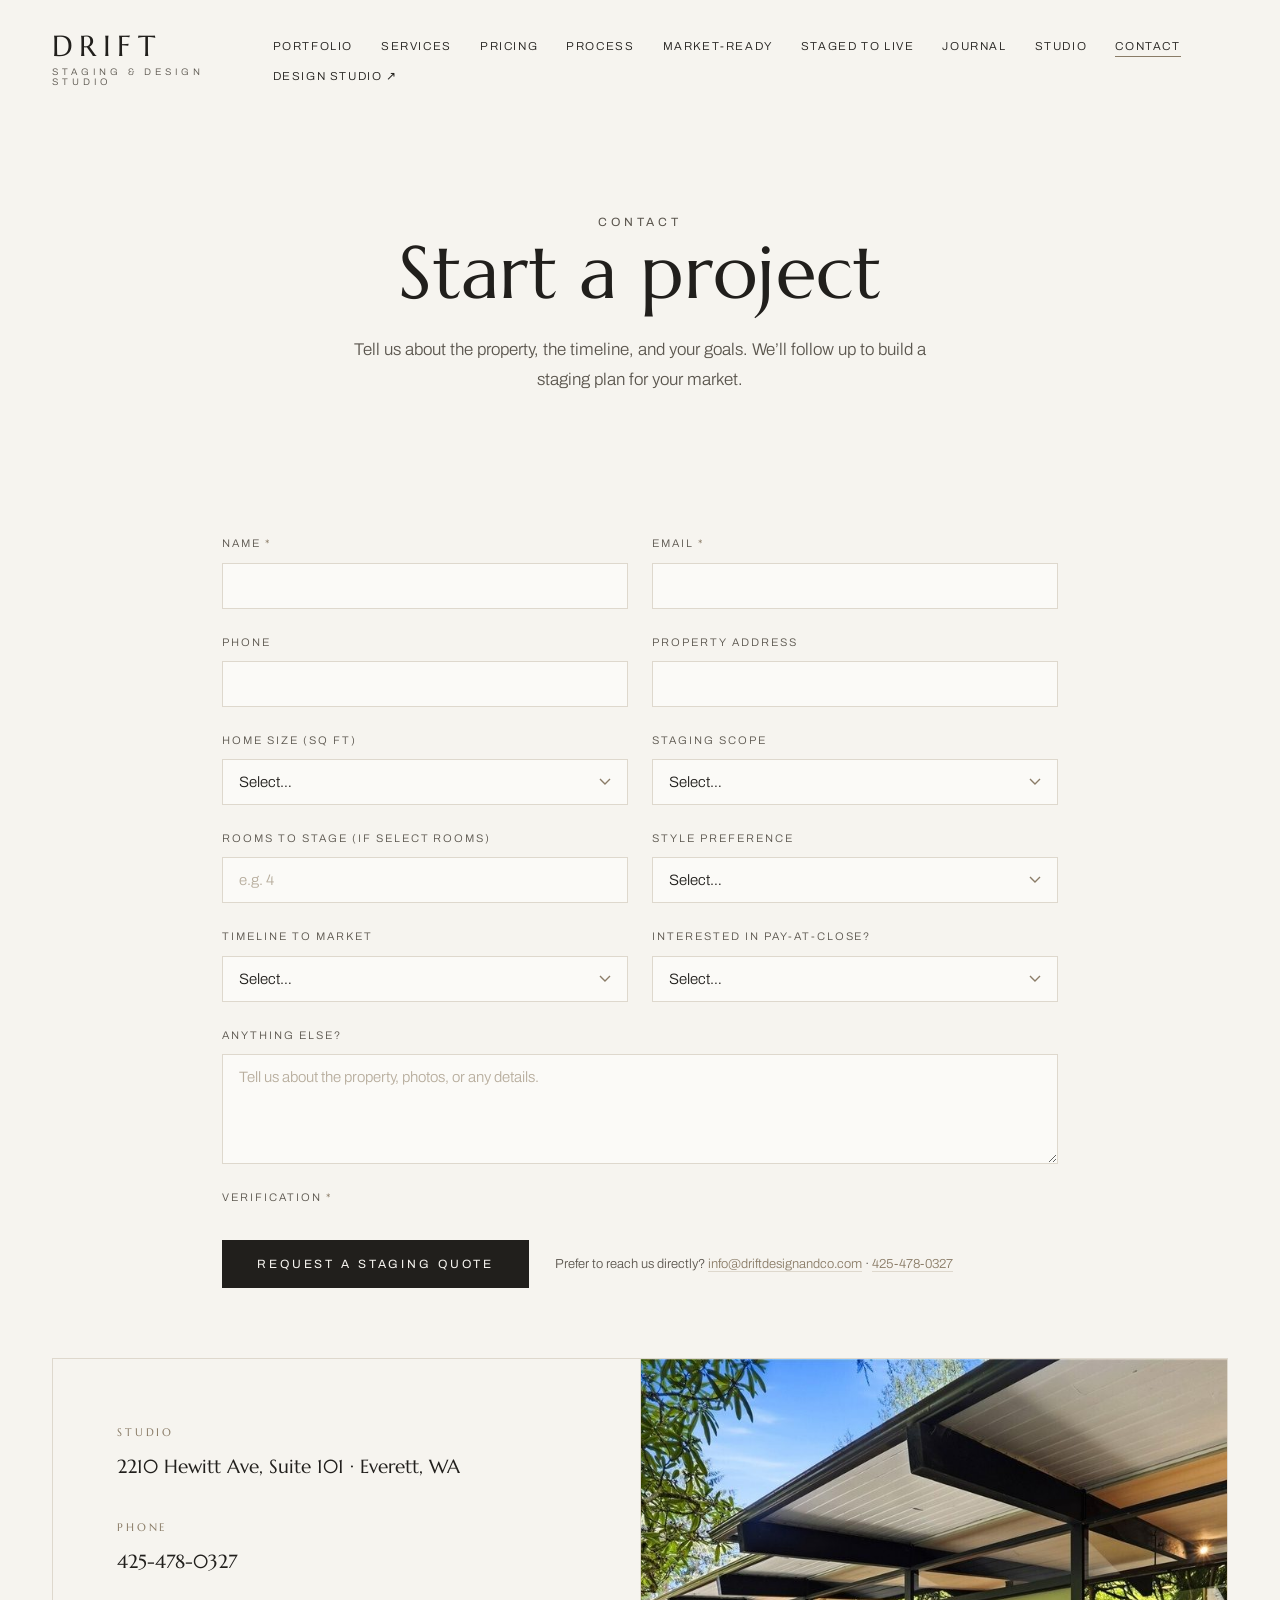
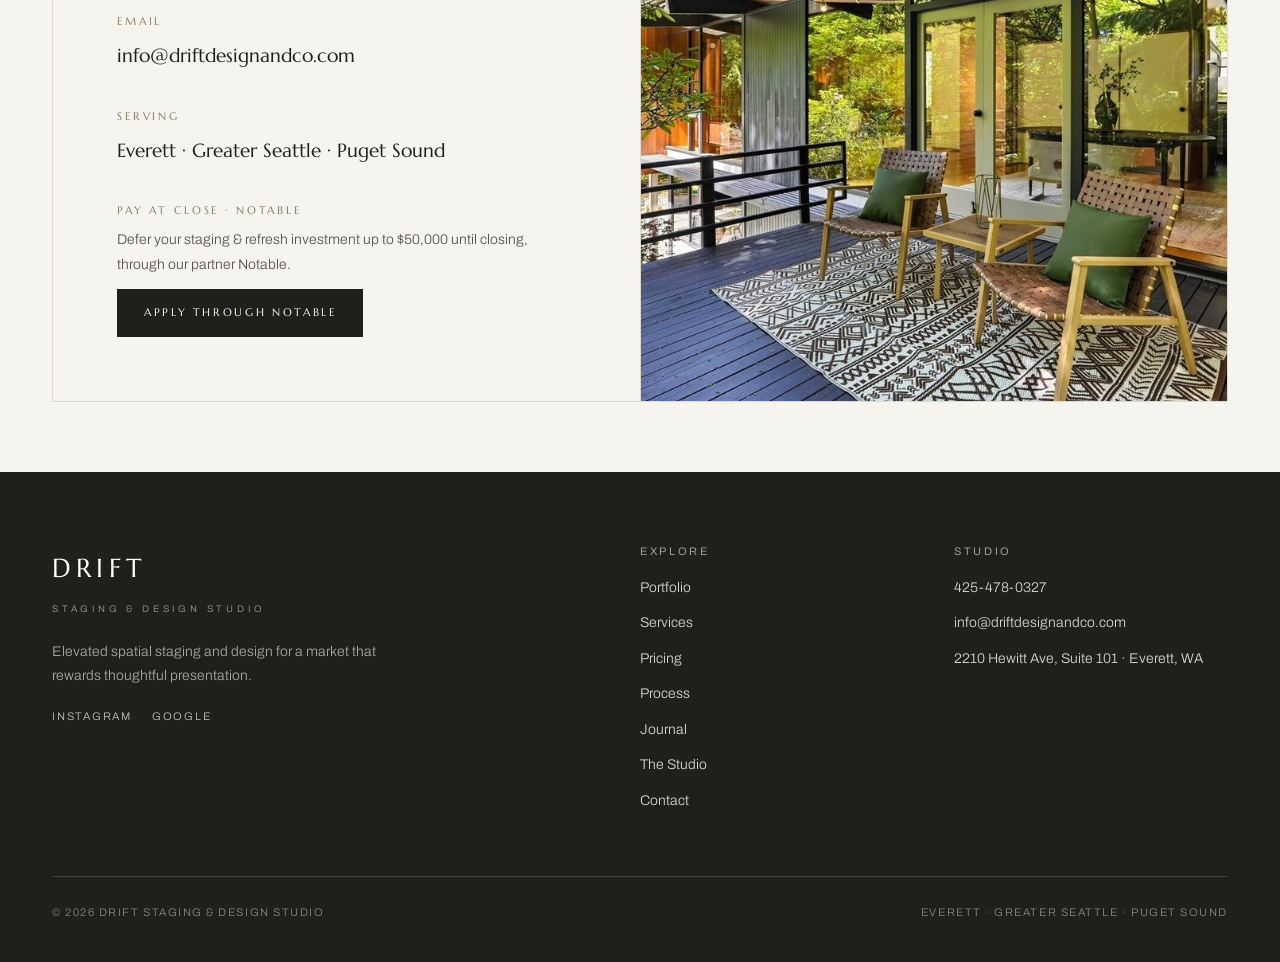
<file: contact.html>
<!DOCTYPE html>
<html lang="en">
<head>
<meta charset="utf-8">
<meta name="viewport" content="width=device-width, initial-scale=1">
<title>Contact &mdash; Drift Staging &amp; Design Studio</title>
<meta name="description" content="Start a staging or design project with Drift. Serving the Puget Sound region.">
<link rel="canonical" href="https://www.driftdesignandco.com/contact.html">
<meta name="robots" content="index, follow">
<meta name="author" content="Drift Staging & Design Studio">
<meta property="og:type" content="website">
<meta property="og:site_name" content="Drift Staging & Design Studio">
<meta property="og:title" content="Contact &mdash; Drift Staging &amp; Design Studio">
<meta property="og:description" content="Start a staging or design project with Drift. Serving the Puget Sound region.">
<meta property="og:url" content="https://www.driftdesignandco.com/contact.html">
<meta property="og:image" content="https://www.driftdesignandco.com/assets/img/portfolio/84th-ave/84th-ave-01.jpg">
<meta name="twitter:card" content="summary_large_image">
<meta name="twitter:title" content="Contact &mdash; Drift Staging &amp; Design Studio">
<meta name="twitter:description" content="Start a staging or design project with Drift. Serving the Puget Sound region.">
<meta name="twitter:image" content="https://www.driftdesignandco.com/assets/img/portfolio/84th-ave/84th-ave-01.jpg">
<meta name="theme-color" content="#211f1c">
<script type="application/ld+json">{"@context":"https://schema.org","@type":"ProfessionalService","name":"Drift Staging & Design Studio","alternateName":"Drift Staging","description":"Boutique home staging and market-ready design serving Everett, Greater Seattle, and the Puget Sound region.","image":"https://www.driftdesignandco.com/assets/img/portfolio/84th-ave/84th-ave-01.jpg","@id":"https://www.driftdesignandco.com","url":"https://www.driftdesignandco.com","telephone":"+1-425-478-0327","email":"info@driftdesignandco.com","address":{"@type":"PostalAddress","streetAddress":"2210 Hewitt Ave, Suite 101","addressLocality":"Everett","addressRegion":"WA","postalCode":"98201","addressCountry":"US"},"areaServed":["Everett","Seattle","Bellevue","Snohomish County","King County","Puget Sound"],"knowsAbout":["home staging","vacant staging","occupied staging","spec home staging","market-ready refresh","real estate staging"],"priceRange":"$$"}</script>
<link rel="preconnect" href="https://fonts.googleapis.com"><link rel="preconnect" href="https://fonts.gstatic.com" crossorigin><link href="https://fonts.googleapis.com/css2?family=Marcellus&family=Archivo:wght@300;400;500;600&display=swap" rel="stylesheet">
<link rel="stylesheet" href="assets/css/style.css">
<style>
.captcha-field{max-width:320px;}
.captcha-field .g-recaptcha,.captcha-field>div[data-netlify-recaptcha]{transform-origin:0 0;}
.captcha-note{margin:10px 0 0;font-size:12px;letter-spacing:.02em;color:#a33;}
@media(max-width:360px){.captcha-field .g-recaptcha{transform:scale(.86);}}
</style>
</head>
<body>
<header class="site-header on-light">
<div class="wrap">
<a class="brand" href="index.html">
<span class="mark">Drift</span>
<span class="sub">Staging &amp; Design Studio</span>
</a>
<button class="nav-toggle" onclick="document.querySelector('nav.main').classList.toggle('show')">Menu</button>
<nav class="main">
<a href="portfolio.html">Portfolio</a>
<a href="services.html">Services</a>
<a href="pricing.html">Pricing</a>
<a href="process.html">Process</a>
<a href="market-ready.html">Market-Ready</a>
<a href="staged-to-live.html">Staged to Live</a>
<a href="journal.html">Journal</a>
<a href="about.html">Studio</a>
<a href="contact.html" class="active">Contact</a>
<a href="https://www.drift-ia.com" target="_blank" rel="noopener">Design Studio &nearr;</a>
</nav>
</div>
</header>

<section class="page-hero">
<div class="wrap">
<p class="eyebrow reveal">Contact</p>
<h1 class="reveal">Start a project</h1>
<p class="reveal">Tell us about the property, the timeline, and your goals. We&rsquo;ll follow up to build a staging plan for your market.</p>
</div>
</section>

<section class="pad-sm">
<div class="wrap" style="max-width:900px;">
<form class="lead-form reveal" name="staging-inquiry" method="POST" data-netlify="true" data-netlify-honeypot="bot-field" data-netlify-recaptcha="true" action="/thank-you">
<input type="hidden" name="form-name" value="staging-inquiry">
<p class="hp"><label>Leave blank: <input name="bot-field"></label></p>
<div class="frow">
<div class="field"><label>Name <span>*</span></label><input name="name" required></div>
<div class="field"><label>Email <span>*</span></label><input type="email" name="email" required></div>
</div>
<div class="frow">
<div class="field"><label>Phone</label><input type="tel" name="phone"></div>
<div class="field"><label>Property Address</label><input name="address"></div>
</div>
<div class="frow">
<div class="field"><label>Home Size (sq ft)</label><select name="home_size"><option value="" disabled selected>Select&hellip;</option><option>Under 1,500</option><option>1,500–2,500</option><option>2,500–4,000</option><option>4,000+</option><option>Not sure</option></select></div>
<div class="field"><label>Staging Scope</label><select name="scope"><option value="" disabled selected>Select&hellip;</option><option>Whole house — vacant</option><option>Whole house — occupied</option><option>Select rooms</option><option>Spec / builder home</option><option>Market-ready refresh</option></select></div>
</div>
<div class="frow">
<div class="field"><label>Rooms to Stage <span style="color:var(--ink-soft);">(if select rooms)</span></label><input name="rooms" placeholder="e.g. 4"></div>
<div class="field"><label>Style Preference</label><select name="style"><option value="" disabled selected>Select&hellip;</option><option>Modern</option><option>Transitional</option><option>Warm &amp; organic</option><option>Traditional / classic</option><option>Let Drift choose</option></select></div>
</div>
<div class="frow">
<div class="field"><label>Timeline to Market</label><select name="timeline"><option value="" disabled selected>Select&hellip;</option><option>Listing ASAP</option><option>2–4 weeks</option><option>1–2 months</option><option>Just exploring</option></select></div>
<div class="field"><label>Interested in Pay-At-Close?</label><select name="pay_at_close"><option value="" disabled selected>Select&hellip;</option><option>Yes, interested</option><option>No</option><option>Tell me more</option></select></div>
</div>
<div class="field"><label>Anything else?</label><textarea name="message" rows="4" placeholder="Tell us about the property, photos, or any details."></textarea></div>
<div class="field captcha-field"><label>Verification <span>*</span></label><div data-netlify-recaptcha="true"></div><p class="captcha-note" hidden>Please check the box above so we know you&rsquo;re human.</p></div>
<div class="form-actions">
<button class="btn solid" type="submit">Request a Staging Quote</button>
<p class="form-note">Prefer to reach us directly? <a data-cms="email" href="mailto:info@driftdesignandco.com">info@driftdesignandco.com</a> &middot; <a data-cms="phone" href="tel:4254780327">425-478-0327</a></p>
</div>
</form>
<div class="form-success" hidden><h2>Thank you &mdash; we&rsquo;ll be in touch.</h2><p>Your request is on its way to the studio. We typically reply within one business day with next steps and availability.</p></div>
</div>
</section>
<section class="pad-sm" style="padding-top:0;">
<div class="wrap">
<div class="contact-grid reveal">
<div class="col">
<div class="info-row"><div class="label">Studio</div><div data-cms="address">2210 Hewitt Ave, Suite 101 &middot; Everett, WA</div></div>
<div class="info-row"><div class="label">Phone</div><a data-cms="phone" href="tel:4254780327">425-478-0327</a></div>
<div class="info-row"><div class="label">Email</div><a data-cms="email" href="mailto:info@driftdesignandco.com">info@driftdesignandco.com</a></div>
<div class="info-row"><div class="label">Serving</div><div>Everett &middot; Greater Seattle &middot; Puget Sound</div></div>
<div class="info-row" style="margin-bottom:0;"><div class="label">Pay At Close &middot; Notable</div>
<p style="font-size:14px;color:var(--ink-soft);margin:6px 0 12px;">Defer your staging &amp; refresh investment up to $50,000 until closing, through our partner Notable.</p>
<a class="btn solid" href="https://www.notable.com" target="_blank" rel="noopener" style="font-size:11px;padding:13px 26px;">Apply Through Notable</a></div>
</div>
<div class="col media"><img src="assets/img/portfolio/tenth-ave/tenth-ave-01.jpg" alt="Drift staged interior"></div>
</div>
</div>
</section>

<footer class="site-footer">
<div class="wrap">
<div class="cols">
<div>
<div class="mark">Drift</div>
<div class="sub">Staging &amp; Design Studio</div>
<p style="margin-top:22px;max-width:340px;font-size:14px;color:rgba(255,255,255,.6);">
Elevated spatial staging and design for a market that rewards thoughtful presentation.</p>
<div class="footer-social">
<a href="https://www.instagram.com/drift.interiors.architecture/" target="_blank" rel="noopener">Instagram</a>
<a href="https://www.google.com/search?q=drift+staging+and+design+studio" target="_blank" rel="noopener">Google</a>
</div>
</div>
<div>
<h4>Explore</h4>
<a href="portfolio.html">Portfolio</a>
<a href="services.html">Services</a>
<a href="pricing.html">Pricing</a>
<a href="process.html">Process</a>
<a href="journal.html">Journal</a>
<a href="about.html">The Studio</a>
<a href="contact.html">Contact</a>
</div>
<div>
<h4>Studio</h4>
<a data-cms="phone" href="tel:4254780327">425-478-0327</a>
<a data-cms="email" href="mailto:info@driftdesignandco.com">info@driftdesignandco.com</a>
<a href="contact.html">2210 Hewitt Ave, Suite 101 &middot; Everett, WA</a>
</div>
</div>
<div class="bottom">
<span>&copy; 2026 Drift Staging &amp; Design Studio</span>
<span>Everett &middot; Greater Seattle &middot; Puget Sound</span>
</div>
</div>
</footer>
<script>
(function(){
var forms=document.querySelectorAll('form[data-netlify-recaptcha]');
Array.prototype.forEach.call(forms,function(f){
f.addEventListener('submit',function(e){
try{
if(window.grecaptcha&&typeof grecaptcha.getResponse==='function'&&!grecaptcha.getResponse()){
e.preventDefault();
var n=f.querySelector('.captcha-note');
if(n){n.hidden=false;n.scrollIntoView({block:'center',behavior:'smooth'});}
}
}catch(err){}
});
});
})();
</script>
<script src="assets/js/app.js" defer></script>
<script src="https://identity.netlify.com/v1/netlify-identity-widget.js"></script>
<script>if(window.netlifyIdentity){netlifyIdentity.on("init",function(u){if(!u){netlifyIdentity.on("login",function(){document.location.href="/admin/";});}});}</script>
</body>
</html>
</file>
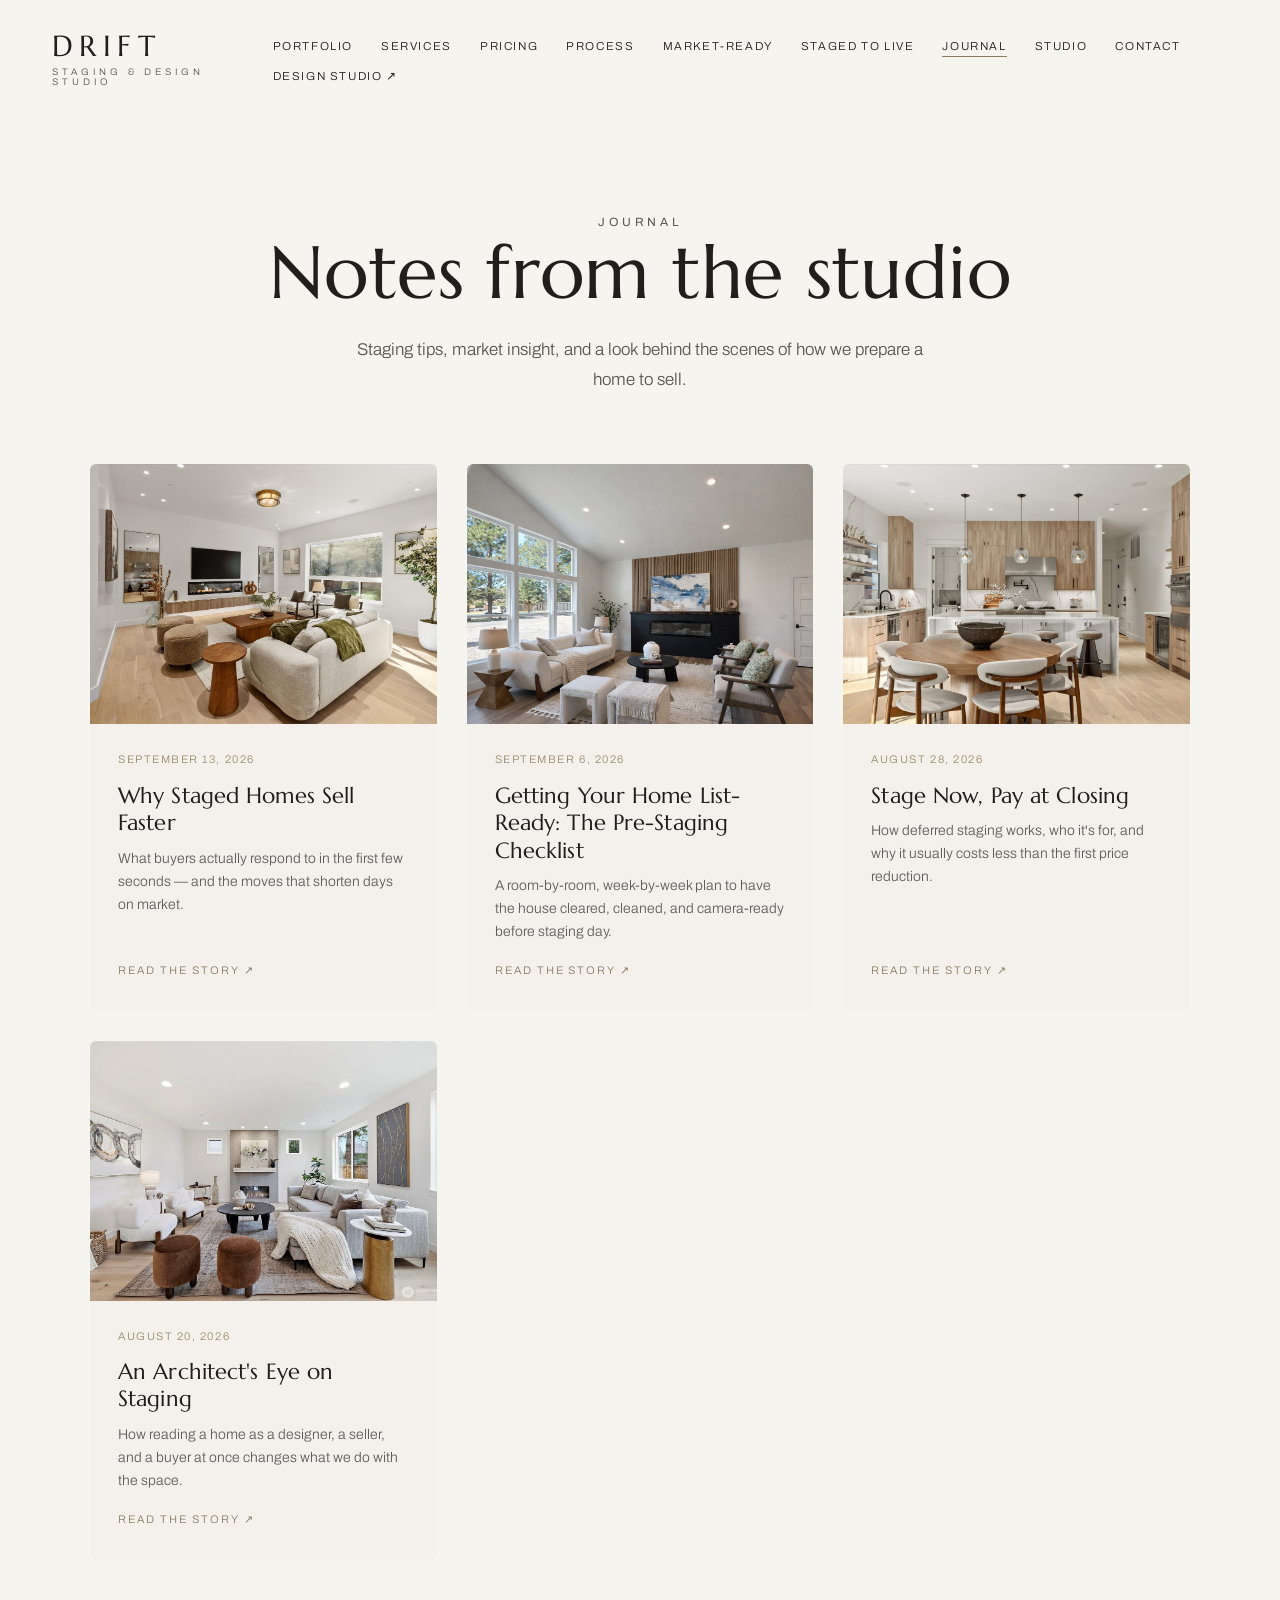
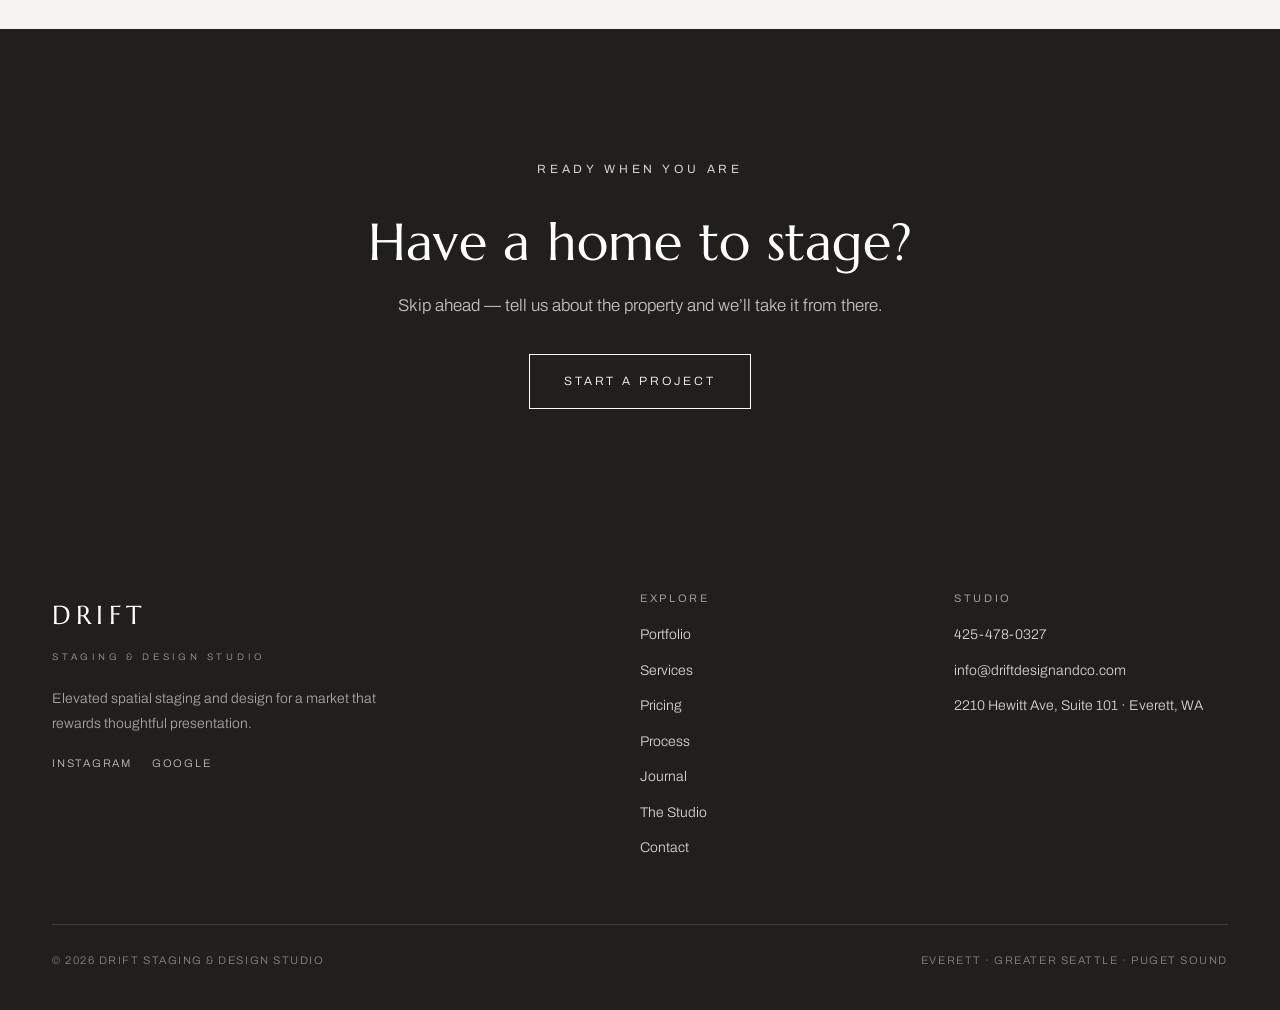
<file: journal.html>
<!DOCTYPE html>
<html lang="en">
<head>
<meta charset="utf-8">
<meta name="viewport" content="width=device-width, initial-scale=1">
<title>Journal &mdash; Drift Staging &amp; Design Studio</title>
<meta name="description" content="Notes from the studio — staging tips, market insight, and behind-the-scenes from Drift Staging & Design Studio, serving Greater Seattle.">
<link rel="canonical" href="https://www.driftdesignandco.com/journal.html">
<meta name="robots" content="index, follow">
<meta name="author" content="Drift Staging & Design Studio">
<meta property="og:type" content="website">
<meta property="og:site_name" content="Drift Staging & Design Studio">
<meta property="og:title" content="Journal &mdash; Drift Staging &amp; Design Studio">
<meta property="og:description" content="Notes from the studio — staging tips, market insight, and behind-the-scenes.">
<meta property="og:url" content="https://www.driftdesignandco.com/journal.html">
<meta property="og:image" content="https://www.driftdesignandco.com/assets/img/portfolio/84th-ave/84th-ave-01.jpg">
<meta name="twitter:card" content="summary_large_image">
<meta name="theme-color" content="#211f1c">
<link rel="preconnect" href="https://fonts.googleapis.com"><link rel="preconnect" href="https://fonts.gstatic.com" crossorigin><link href="https://fonts.googleapis.com/css2?family=Marcellus&family=Archivo:wght@300;400;500;600&display=swap" rel="stylesheet">
<link rel="stylesheet" href="assets/css/style.css">
<style>
.jgrid{display:grid;grid-template-columns:repeat(auto-fit,minmax(300px,1fr));gap:30px;max-width:1100px;margin:0 auto;}
.jcard{background:#f4f1ec;border-radius:6px;overflow:hidden;cursor:pointer;transition:transform .35s ease,box-shadow .35s ease;display:flex;flex-direction:column;}
.jcard:hover{transform:translateY(-4px);box-shadow:0 18px 40px rgba(33,31,28,.12);}
.jcard .jph{aspect-ratio:4/3;overflow:hidden;background:#e7e2d9;}
.jcard .jph img{width:100%;height:100%;object-fit:cover;display:block;transition:transform .6s ease;}
.jcard:hover .jph img{transform:scale(1.04);}
.jcard .jmeta{padding:26px 28px 30px;flex:1;display:flex;flex-direction:column;}
.jcard .jdate{font-family:'Archivo',sans-serif;font-size:11px;letter-spacing:.14em;text-transform:uppercase;color:#9a8c6f;}
.jcard h3{font-family:'Marcellus',serif;font-size:22px;line-height:1.25;margin:12px 0 10px;color:#211f1c;}
.jcard p{font-family:'Archivo',sans-serif;font-size:14px;line-height:1.65;color:rgba(33,31,28,.7);margin:0 0 18px;}
.jcard .jlink{margin-top:auto;font-family:'Archivo',sans-serif;font-size:11px;letter-spacing:.18em;text-transform:uppercase;color:#8a7c67;}
.reader{position:fixed;inset:0;background:#faf7f2;z-index:200;overflow-y:auto;opacity:0;visibility:hidden;transition:opacity .3s ease,visibility .3s ease;}
.reader.open{opacity:1;visibility:visible;}
.reader-close{position:fixed;top:22px;right:24px;z-index:210;background:rgba(33,31,28,.88);color:#faf7f2;border:0;border-radius:100px;padding:11px 20px;font-family:'Archivo',sans-serif;font-size:11px;letter-spacing:.18em;text-transform:uppercase;cursor:pointer;}
.reader-cover{width:100%;max-height:52vh;overflow:hidden;background:#e7e2d9;}
.reader-cover img{width:100%;height:100%;max-height:52vh;object-fit:cover;display:block;}
.reader-body{max-width:720px;margin:0 auto;padding:54px 26px 90px;}
.reader-body .jdate{font-family:'Archivo',sans-serif;font-size:11px;letter-spacing:.14em;text-transform:uppercase;color:#9a8c6f;}
.reader-body h1{font-family:'Marcellus',serif;font-size:40px;line-height:1.18;font-weight:400;margin:14px 0 30px;color:#211f1c;}
.reader-body h2{font-family:'Marcellus',serif;font-size:25px;line-height:1.3;font-weight:400;margin:42px 0 14px;color:#211f1c;}
.reader-body h3{font-family:'Marcellus',serif;font-size:20px;font-weight:400;margin:32px 0 12px;color:#211f1c;}
.reader-body p{font-family:'Archivo',sans-serif;font-size:16px;line-height:1.8;color:rgba(33,31,28,.82);margin:0 0 20px;}
.reader-body ul{font-family:'Archivo',sans-serif;font-size:16px;line-height:1.8;color:rgba(33,31,28,.82);margin:0 0 22px;padding-left:22px;}
.reader-body li{margin-bottom:10px;}
.reader-body strong{font-weight:600;color:#211f1c;}
.reader-body a{color:#8a7c67;text-decoration:underline;text-underline-offset:3px;}
.reader-body .post-fig{margin:34px 0 30px;}
.reader-body .post-fig img{width:100%;display:block;border-radius:4px;}
.reader-body .post-fig figcaption{font-family:'Archivo',sans-serif;font-size:12px;letter-spacing:.06em;color:rgba(33,31,28,.55);margin-top:10px;}
@media(max-width:640px){.reader-body{padding:36px 22px 70px;}.reader-body .post-fig{margin:26px 0 22px;}.reader-body h1{font-size:30px;}.reader-body h2{font-size:22px;}}
</style>
</head>
<body>
<header class="site-header on-light">
<div class="wrap">
<a class="brand" href="index.html">
<span class="mark">Drift</span>
<span class="sub">Staging &amp; Design Studio</span>
</a>
<button class="nav-toggle" onclick="document.querySelector('nav.main').classList.toggle('show')">Menu</button>
<nav class="main">
<a href="portfolio.html">Portfolio</a>
<a href="services.html">Services</a>
<a href="pricing.html">Pricing</a>
<a href="process.html">Process</a>
<a href="market-ready.html">Market-Ready</a>
<a href="staged-to-live.html">Staged to Live</a>
<a href="journal.html" class="active">Journal</a>
<a href="about.html">Studio</a>
<a href="contact.html">Contact</a>
<a href="https://www.drift-ia.com" target="_blank" rel="noopener">Design Studio &nearr;</a>
</nav>
</div>
</header>

<section class="page-hero"><div class="wrap"><p class="eyebrow reveal">Journal</p><h1 class="reveal">Notes from the studio</h1>
<p class="reveal">Staging tips, market insight, and a look behind the scenes of how we prepare a home to sell.</p></div></section>

<section class="pad-sm" style="padding-top:0;"><div class="wrap">
<div class="jgrid" id="journal-root"></div>
</div></section>
<div class="reader" id="reader"><button class="reader-close" aria-label="Close">Close &times;</button><article class="reader-inner"></article></div>

<section class="cta pad">
<div class="wrap">
<p class="eyebrow light reveal">Ready When You Are</p>
<h2 class="reveal">Have a home to stage?</h2>
<p class="reveal">Skip ahead &mdash; tell us about the property and we&rsquo;ll take it from there.</p>
<div class="reveal"><a class="btn light" href="contact.html">Start a Project</a></div>
</div>
</section>

<footer class="site-footer">
<div class="wrap">
<div class="cols">
<div>
<div class="mark">Drift</div>
<div class="sub">Staging &amp; Design Studio</div>
<p style="margin-top:22px;max-width:340px;font-size:14px;color:rgba(255,255,255,.6);">
Elevated spatial staging and design for a market that rewards thoughtful presentation.</p>
<div class="footer-social">
<a href="https://www.instagram.com/drift.interiors.architecture/" target="_blank" rel="noopener">Instagram</a>
<a href="https://www.google.com/search?q=drift+staging+and+design+studio" target="_blank" rel="noopener">Google</a>
</div>
</div>
<div>
<h4>Explore</h4>
<a href="portfolio.html">Portfolio</a>
<a href="services.html">Services</a>
<a href="pricing.html">Pricing</a>
<a href="process.html">Process</a>
<a href="journal.html">Journal</a>
<a href="about.html">The Studio</a>
<a href="contact.html">Contact</a>
</div>
<div>
<h4>Studio</h4>
<a data-cms="phone" href="tel:4254780327">425-478-0327</a>
<a data-cms="email" href="mailto:info@driftdesignandco.com">info@driftdesignandco.com</a>
<a href="contact.html">2210 Hewitt Ave, Suite 101 &middot; Everett, WA</a>
</div>
</div>
<div class="bottom">
<span>&copy; 2026 Drift Staging &amp; Design Studio</span>
<span>Everett &middot; Greater Seattle &middot; Puget Sound</span>
</div>
</div>
</footer>
<script src="assets/js/app.js" defer></script>
<script src="https://identity.netlify.com/v1/netlify-identity-widget.js"></script>
<script>if(window.netlifyIdentity){netlifyIdentity.on("init",function(u){if(!u){netlifyIdentity.on("login",function(){document.location.href="/admin/";});}});}</script>
<script>
(function(){
"use strict";
var esc=function(s){return String(s==null?'':s).replace(/&/g,'&amp;').replace(/</g,'&lt;').replace(/>/g,'&gt;').replace(/"/g,'&quot;');};
function md(t){
t=String(t||'');
t=t.replace(/&/g,'&amp;').replace(/</g,'&lt;').replace(/>/g,'&gt;');
function inline(x){
return x.replace(/\*\*([^*]+)\*\*/g,'<strong>$1</strong>')
.replace(/\*([^*]+)\*/g,'<em>$1</em>')
.replace(/\[([^\]]+)\]\(([^)]+)\)/g,'<a href="$2">$1</a>');
}
return t.split(/\n{2,}/).map(function(b){
b=b.trim();
if(/^### /.test(b)) return '<h3>'+inline(b.replace(/^### /,''))+'</h3>';
if(/^## /.test(b)) return '<h2>'+inline(b.replace(/^## /,''))+'</h2>';
if(/^# /.test(b)) return '<h2>'+inline(b.replace(/^# /,''))+'</h2>';
if(/^!\[[^\]]*\]\([^)]+\)$/.test(b)){
var im=b.match(/^!\[([^\]]*)\]\(([^)]+)\)$/);
return '<figure class="post-fig"><img src="'+im[2]+'" alt="'+im[1]+'" loading="lazy">'+(im[1]?'<figcaption>'+im[1]+'</figcaption>':'')+'</figure>';
}
if(/^(-|\*) /.test(b)){
return '<ul>'+b.split(/\n/).map(function(li){return '<li>'+inline(li.replace(/^(-|\*) /,''))+'</li>';}).join('')+'</ul>';
}
return '<p>'+inline(b.replace(/\n/g,'<br>'))+'</p>';
}).join('');
}
function fmtDate(s){try{return new Date(s+'T00:00:00').toLocaleDateString('en-US',{year:'numeric',month:'long',day:'numeric'});}catch(e){return s;}}
var POSTS=[];
function openPost(i){
var r=document.getElementById('reader'); if(!r||!POSTS[i])return;
var p=POSTS[i];
r.querySelector('.reader-inner').innerHTML=
(p.cover?'<div class="reader-cover"><img src="'+esc(p.cover)+'" alt="'+esc(p.title)+'"></div>':'')
+'<div class="reader-body"><div class="jdate">'+esc(fmtDate(p.date))+'</div><h1>'+esc(p.title)+'</h1>'+md(p.body)+'</div>';
r.classList.add('open'); document.body.style.overflow='hidden'; r.scrollTop=0;
}
function initReader(){
var r=document.getElementById('reader'); if(!r)return;
function close(){r.classList.remove('open');document.body.style.overflow='';}
r.querySelector('.reader-close').onclick=close;
document.addEventListener('keydown',function(e){if(e.key==='Escape')close();});
}
function render(){
var root=document.getElementById('journal-root'); if(!root)return;
fetch('data/journal.json',{cache:'no-cache'}).then(function(r){return r.ok?r.json():Promise.reject(r.status);}).then(function(d){
POSTS=d.posts||d;
root.innerHTML=POSTS.map(function(p,i){
return '<article class="jcard" data-idx="'+i+'">'
+(p.cover?'<div class="jph"><img src="'+esc(p.cover)+'" alt="'+esc(p.title)+'" loading="lazy"></div>':'')
+'<div class="jmeta"><div class="jdate">'+esc(fmtDate(p.date))+'</div>'
+'<h3>'+esc(p.title)+'</h3><p>'+esc(p.excerpt||'')+'</p>'
+'<span class="jlink">Read the story &nearr;</span></div></article>';
}).join('');
root.querySelectorAll('.jcard').forEach(function(c){c.onclick=function(){openPost(+c.dataset.idx);};});
}).catch(function(){});
}
document.addEventListener('DOMContentLoaded',function(){render();initReader();});
})();
</script>
</body>
</html>
</file>
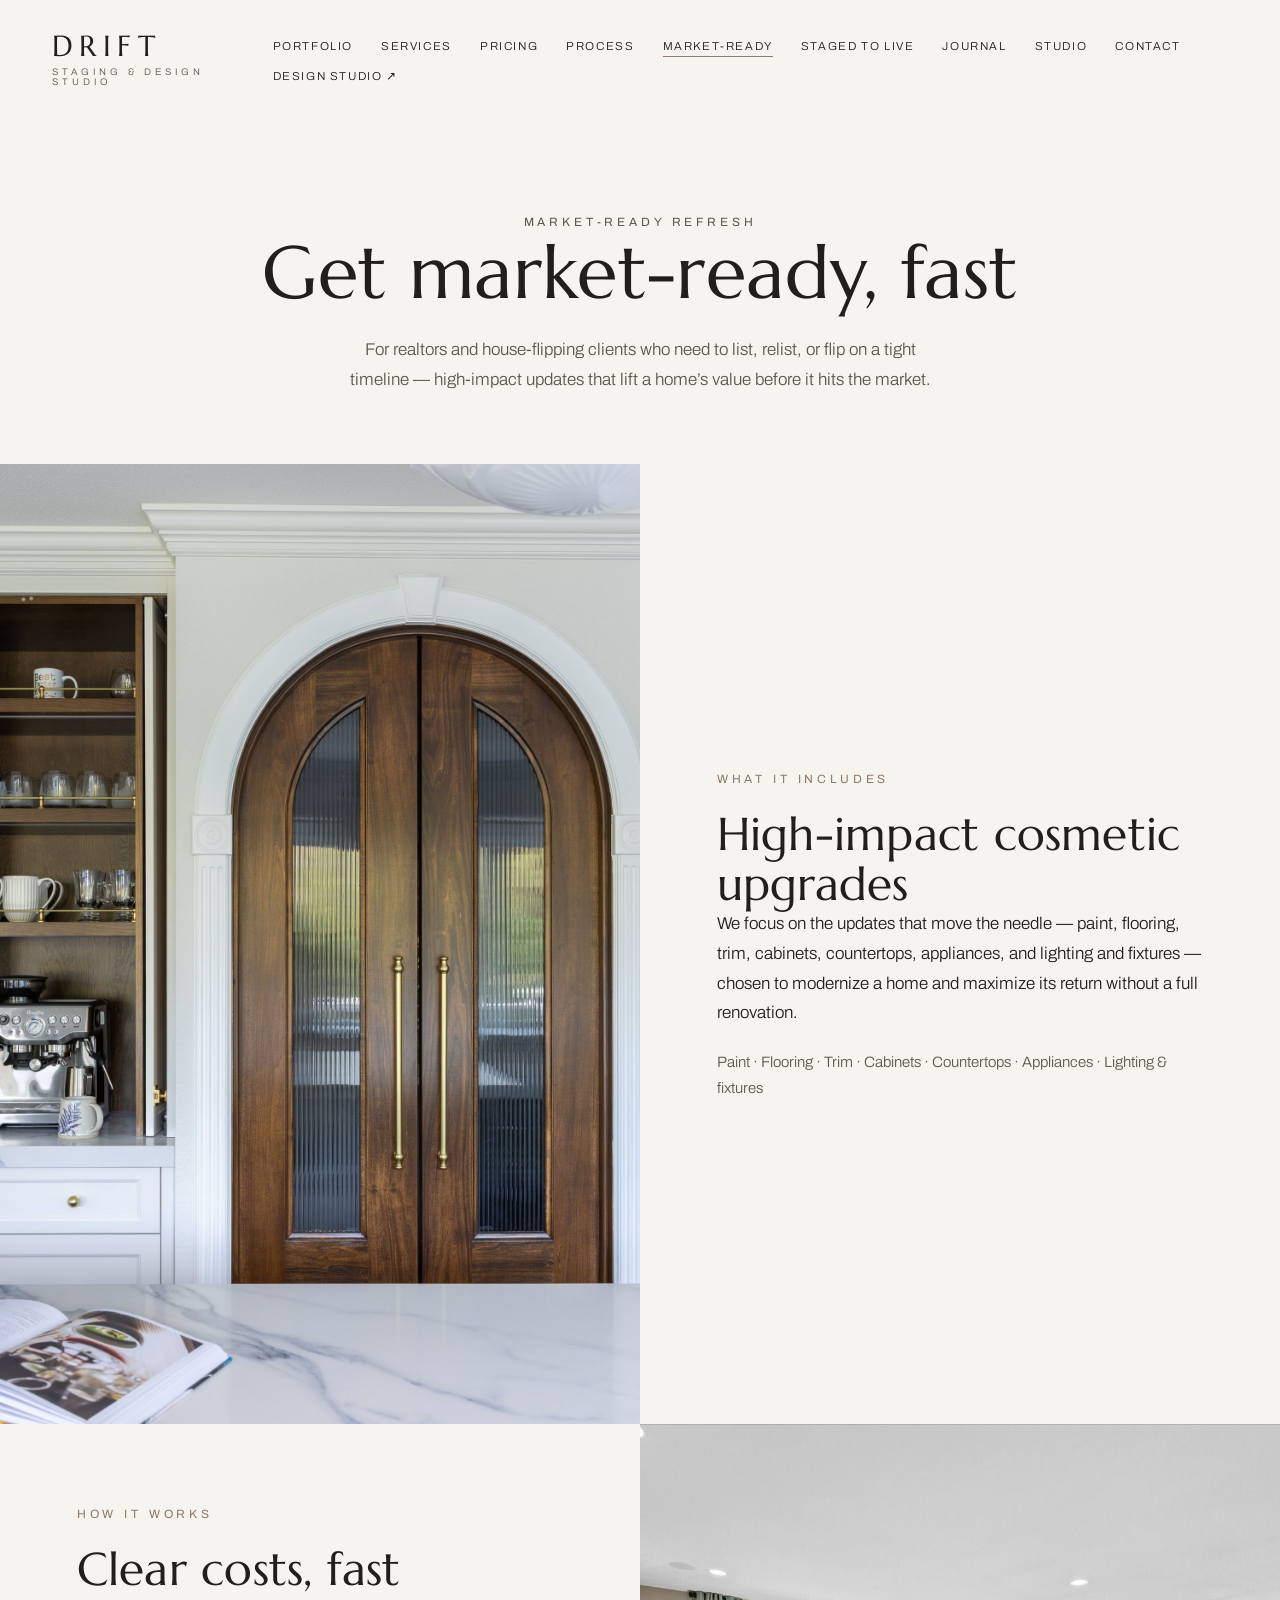
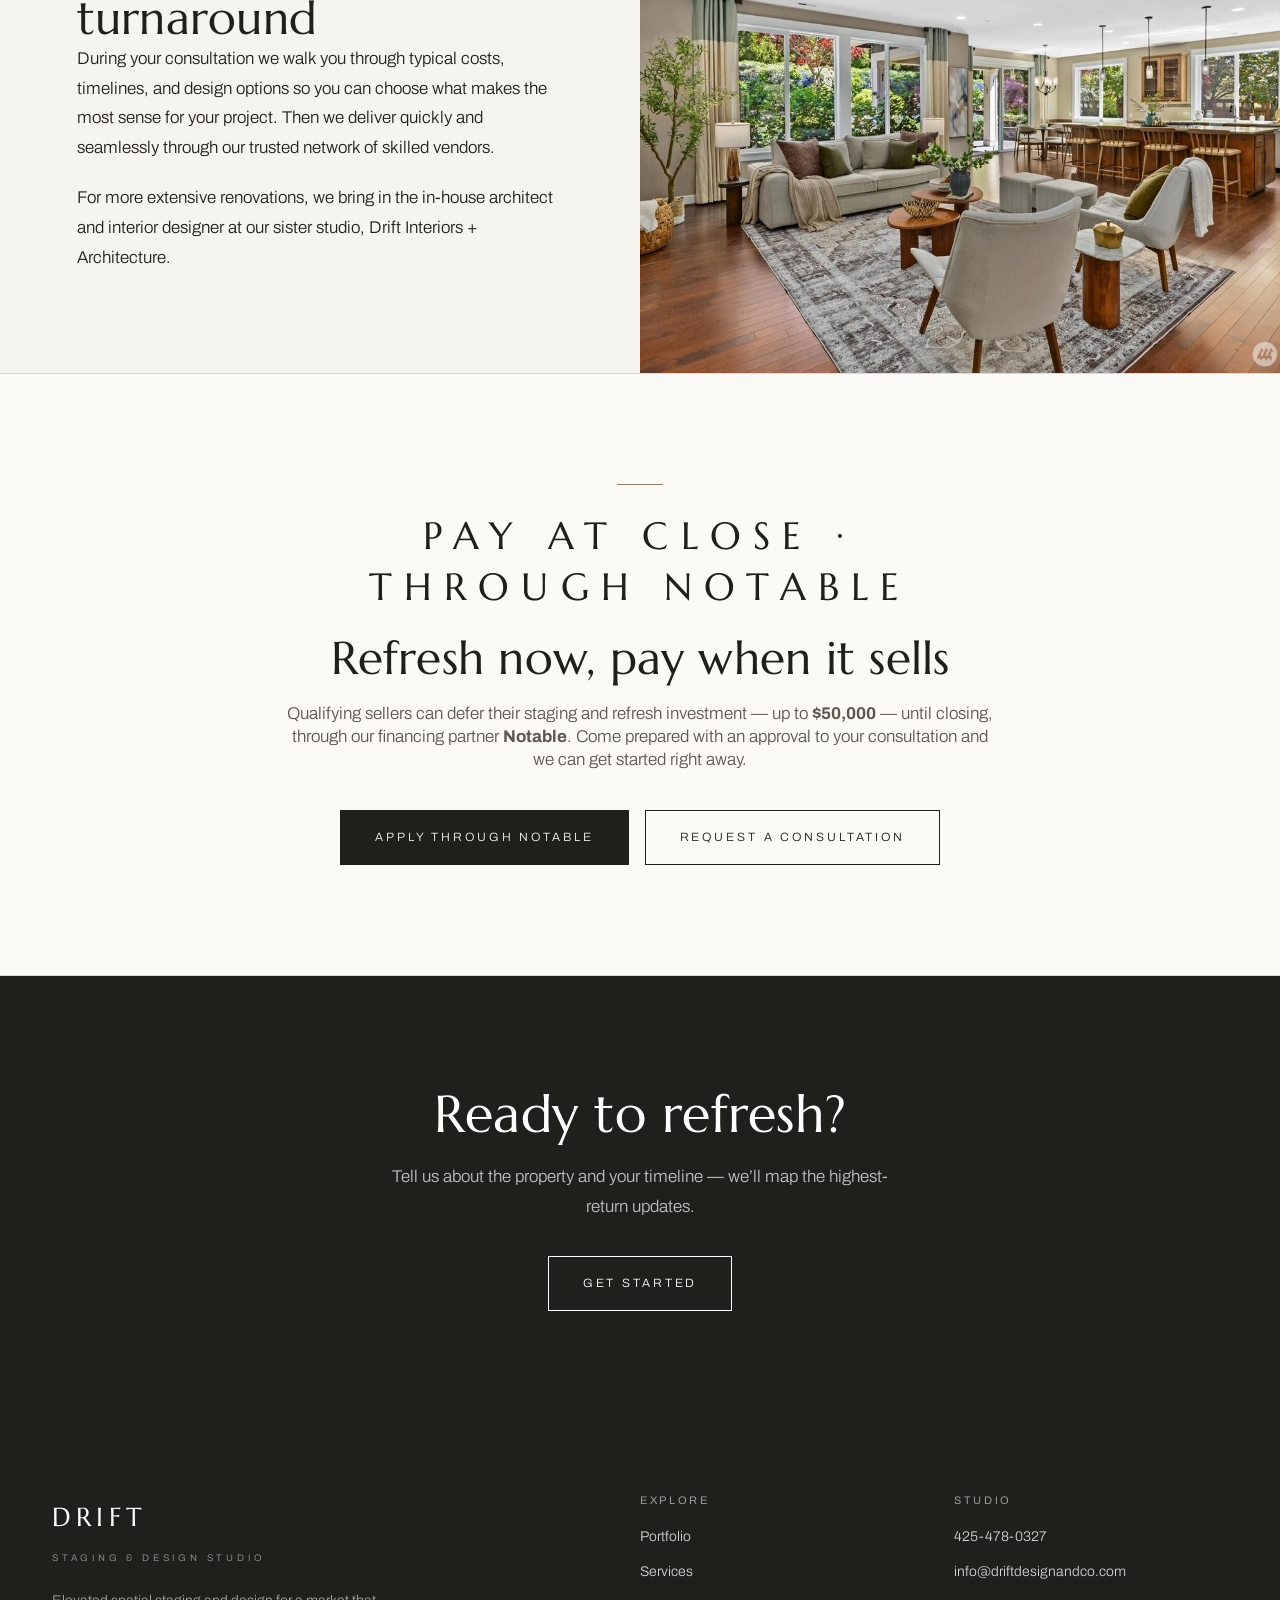
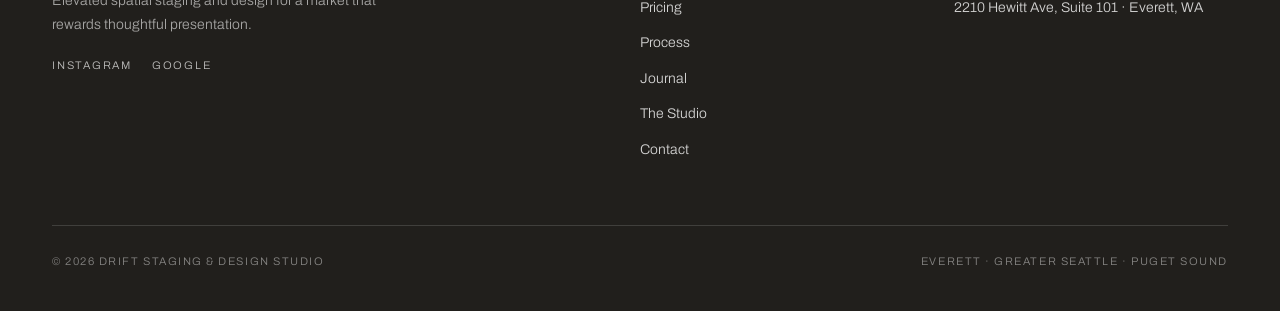
<file: market-ready.html>
<!DOCTYPE html>
<html lang="en">
<head>
<meta charset="utf-8">
<meta name="viewport" content="width=device-width, initial-scale=1">
<title>Market-Ready Refresh &mdash; Drift Staging &amp; Design Studio</title>
<meta name="description" content="Market-Ready Refresh: high-impact cosmetic upgrades — paint, flooring, cabinets, countertops, and more — to get a home market-ready fast. Pay at close up to $50,000 through Notable.">
<link rel="canonical" href="https://www.driftdesignandco.com/market-ready.html">
<meta name="robots" content="index, follow">
<meta name="author" content="Drift Staging & Design Studio">
<meta property="og:type" content="website">
<meta property="og:site_name" content="Drift Staging & Design Studio">
<meta property="og:title" content="Market-Ready Refresh &mdash; Drift Staging &amp; Design Studio">
<meta property="og:description" content="Market-Ready Refresh: high-impact cosmetic upgrades — paint, flooring, cabinets, countertops, and more — to get a home market-ready fast. Pay at close up to $50,000 through Notable.">
<meta property="og:url" content="https://www.driftdesignandco.com/market-ready.html">
<meta property="og:image" content="https://www.driftdesignandco.com/assets/img/portfolio/84th-ave/84th-ave-01.jpg">
<meta name="twitter:card" content="summary_large_image">
<meta name="twitter:title" content="Market-Ready Refresh &mdash; Drift Staging &amp; Design Studio">
<meta name="twitter:description" content="Market-Ready Refresh: high-impact cosmetic upgrades — paint, flooring, cabinets, countertops, and more — to get a home market-ready fast. Pay at close up to $50,000 through Notable.">
<meta name="twitter:image" content="https://www.driftdesignandco.com/assets/img/portfolio/84th-ave/84th-ave-01.jpg">
<meta name="theme-color" content="#211f1c">
<script type="application/ld+json">{"@context":"https://schema.org","@type":"ProfessionalService","name":"Drift Staging & Design Studio","alternateName":"Drift Staging","description":"Boutique home staging and market-ready design serving Everett, Greater Seattle, and the Puget Sound region.","image":"https://www.driftdesignandco.com/assets/img/portfolio/84th-ave/84th-ave-01.jpg","@id":"https://www.driftdesignandco.com","url":"https://www.driftdesignandco.com","telephone":"+1-425-478-0327","email":"info@driftdesignandco.com","address":{"@type":"PostalAddress","streetAddress":"2210 Hewitt Ave, Suite 101","addressLocality":"Everett","addressRegion":"WA","postalCode":"98201","addressCountry":"US"},"areaServed":["Everett","Seattle","Bellevue","Snohomish County","King County","Puget Sound"],"knowsAbout":["home staging","vacant staging","occupied staging","spec home staging","market-ready refresh","real estate staging"],"priceRange":"$$"}</script>
<link rel="preconnect" href="https://fonts.googleapis.com"><link rel="preconnect" href="https://fonts.gstatic.com" crossorigin><link href="https://fonts.googleapis.com/css2?family=Marcellus&family=Archivo:wght@300;400;500;600&display=swap" rel="stylesheet">
<link rel="stylesheet" href="assets/css/style.css">
</head>
<body>
<header class="site-header on-light">
<div class="wrap">
<a class="brand" href="index.html">
<span class="mark">Drift</span>
<span class="sub">Staging &amp; Design Studio</span>
</a>
<button class="nav-toggle" onclick="document.querySelector('nav.main').classList.toggle('show')">Menu</button>
<nav class="main">
<a href="portfolio.html">Portfolio</a>
<a href="services.html">Services</a>
<a href="pricing.html">Pricing</a>
<a href="process.html">Process</a>
<a href="market-ready.html" class="active">Market-Ready</a>
<a href="staged-to-live.html">Staged to Live</a>
<a href="journal.html">Journal</a>
<a href="about.html">Studio</a>
<a href="contact.html">Contact</a>
<a href="https://www.drift-ia.com" target="_blank" rel="noopener">Design Studio &nearr;</a>
</nav>
</div>
</header>

<section class="page-hero"><div class="wrap">
<p class="eyebrow reveal">Market-Ready Refresh</p>
<h1 class="reveal">Get market-ready, fast</h1>
<p class="reveal">For realtors and house-flipping clients who need to list, relist, or flip on a tight timeline &mdash; high-impact updates that lift a home&rsquo;s value before it hits the market.</p>
</div></section>

<section class="split">
<div class="media"><img src="assets/img/vignettes/sammamish-cabinet.jpg" alt="Custom cabinetry detail"></div>
<div class="body reveal">
<p class="eyebrow">What It Includes</p>
<h2>High-impact cosmetic upgrades</h2>
<p>We focus on the updates that move the needle &mdash; paint, flooring, trim, cabinets, countertops, appliances, and lighting and fixtures &mdash; chosen to modernize a home and maximize its return without a full renovation.</p>
<p style="font-size:15px;color:var(--ink-soft);">Paint &middot; Flooring &middot; Trim &middot; Cabinets &middot; Countertops &middot; Appliances &middot; Lighting &amp; fixtures</p>
</div>
</section>

<section class="split reverse">
<div class="media"><img src="assets/img/portfolio/bothell/bothell-01.jpg" alt="Refreshed living space"></div>
<div class="body reveal">
<p class="eyebrow">How It Works</p>
<h2>Clear costs, fast turnaround</h2>
<p>During your consultation we walk you through typical costs, timelines, and design options so you can choose what makes the most sense for your project. Then we deliver quickly and seamlessly through our trusted network of skilled vendors.</p>
<p>For more extensive renovations, we bring in the in-house architect and interior designer at our sister studio, Drift Interiors + Architecture.</p>
</div>
</section>

<section class="statement pad">
<div class="wrap">
<div class="section-head center reveal" style="max-width:720px;">
<hr class="rule">
<p class="eyebrow">Pay At Close &middot; through Notable</p>
<h2 style="font-family:var(--serif);font-size:clamp(28px,3.8vw,46px);font-weight:400;">Refresh now, pay when it sells</h2>
<p style="font-family:var(--sans);font-size:17px;color:var(--ink-soft);font-style:normal;">Qualifying sellers can defer their staging and refresh investment &mdash; up to <strong>$50,000</strong> &mdash; until closing, through our financing partner <strong>Notable</strong>. Come prepared with an approval to your consultation and we can get started right away.</p>
</div>
<div class="center reveal" style="margin-top:38px;display:flex;gap:16px;justify-content:center;flex-wrap:wrap;">
<a class="btn solid" href="https://www.notable.com" target="_blank" rel="noopener">Apply Through Notable</a>
<a class="btn" href="contact.html">Request a Consultation</a>
</div>
</div>
</section>

<section class="cta pad"><div class="wrap">
<h2 class="reveal">Ready to refresh?</h2>
<p class="reveal">Tell us about the property and your timeline &mdash; we&rsquo;ll map the highest-return updates.</p>
<div class="reveal"><a class="btn light" href="contact.html">Get Started</a></div>
</div></section>

<footer class="site-footer">
<div class="wrap">
<div class="cols">
<div>
<div class="mark">Drift</div>
<div class="sub">Staging &amp; Design Studio</div>
<p style="margin-top:22px;max-width:340px;font-size:14px;color:rgba(255,255,255,.6);">
Elevated spatial staging and design for a market that rewards thoughtful presentation.</p>
<div class="footer-social">
<a href="https://www.instagram.com/drift.interiors.architecture/" target="_blank" rel="noopener">Instagram</a>
<a href="https://www.google.com/search?q=drift+staging+and+design+studio" target="_blank" rel="noopener">Google</a>
</div>
</div>
<div>
<h4>Explore</h4>
<a href="portfolio.html">Portfolio</a>
<a href="services.html">Services</a>
<a href="pricing.html">Pricing</a>
<a href="process.html">Process</a>
<a href="journal.html">Journal</a>
<a href="about.html">The Studio</a>
<a href="contact.html">Contact</a>
</div>
<div>
<h4>Studio</h4>
<a data-cms="phone" href="tel:4254780327">425-478-0327</a>
<a data-cms="email" href="mailto:info@driftdesignandco.com">info@driftdesignandco.com</a>
<a href="contact.html">2210 Hewitt Ave, Suite 101 &middot; Everett, WA</a>
</div>
</div>
<div class="bottom">
<span>&copy; 2026 Drift Staging &amp; Design Studio</span>
<span>Everett &middot; Greater Seattle &middot; Puget Sound</span>
</div>
</div>
</footer>
<script src="assets/js/app.js" defer></script>
<script src="https://identity.netlify.com/v1/netlify-identity-widget.js"></script>
<script>if(window.netlifyIdentity){netlifyIdentity.on("init",function(u){if(!u){netlifyIdentity.on("login",function(){document.location.href="/admin/";});}});}</script>
</body>
</html>
</file>
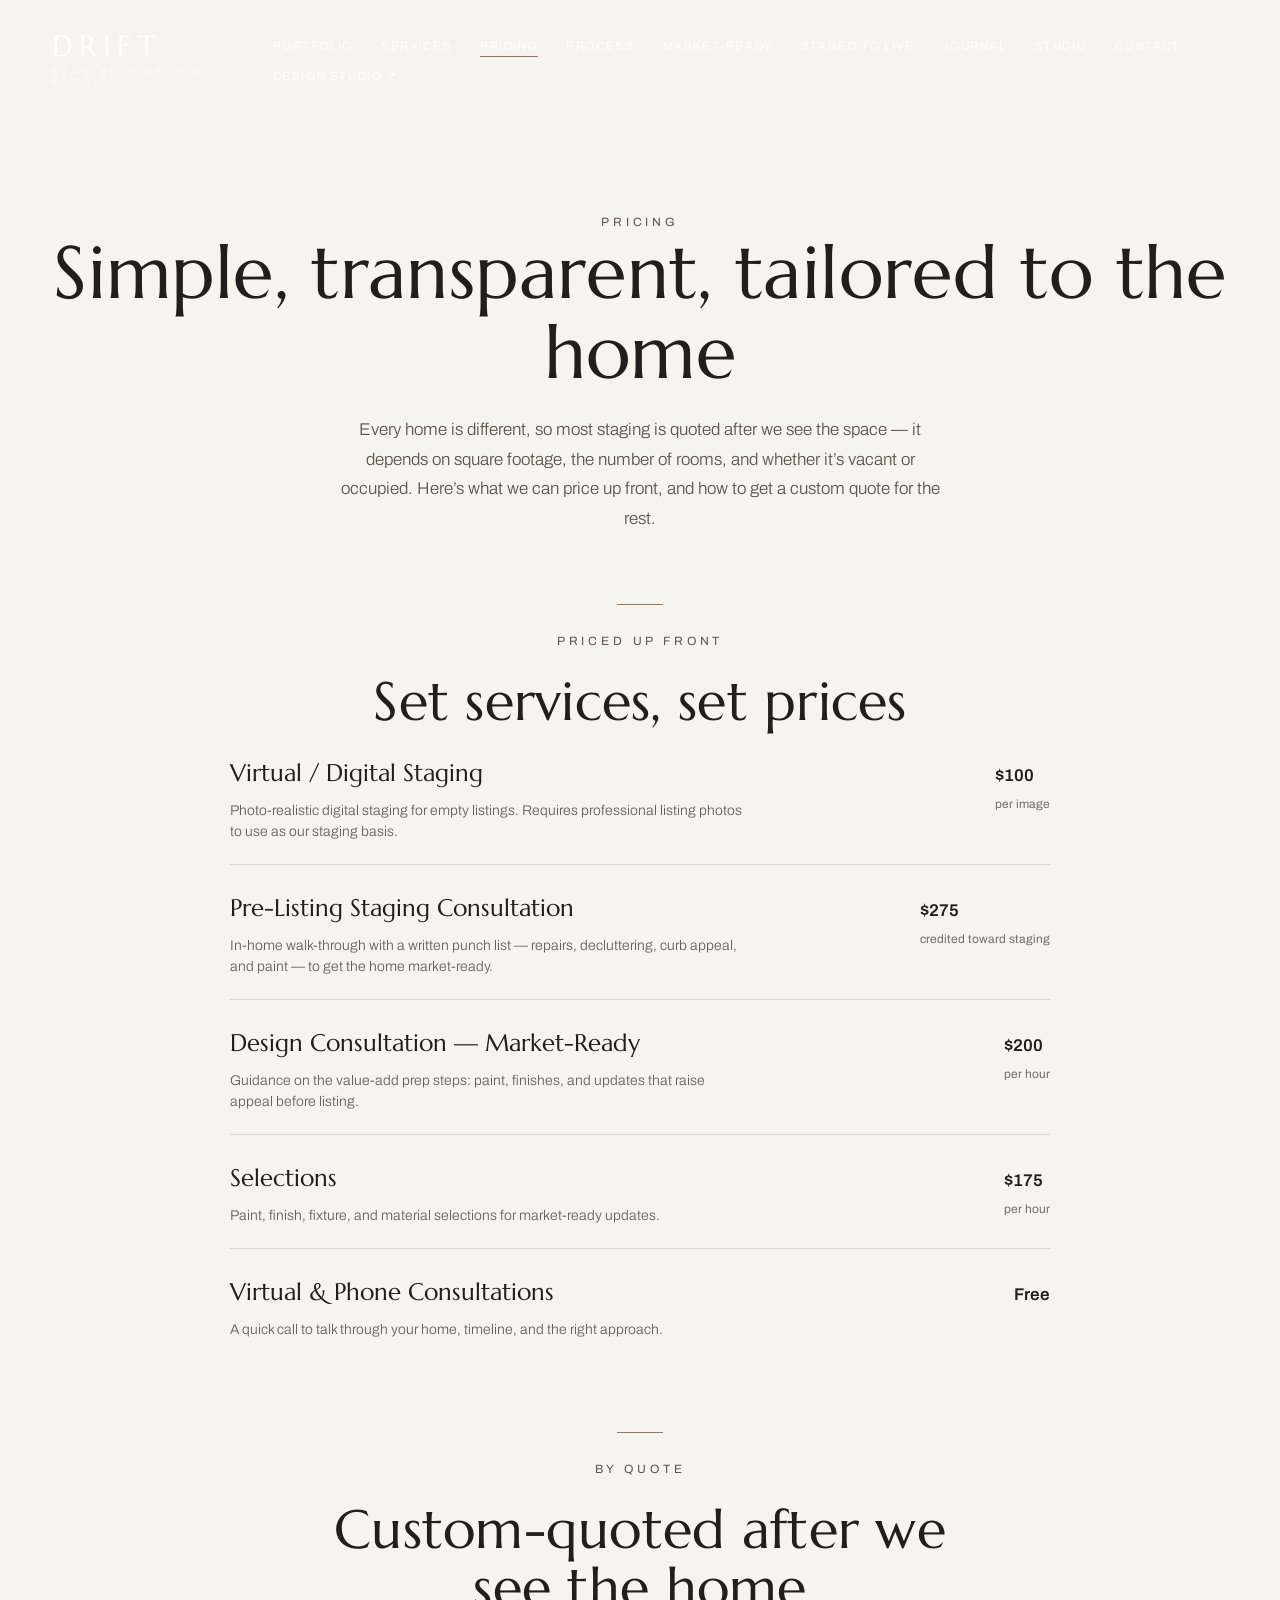
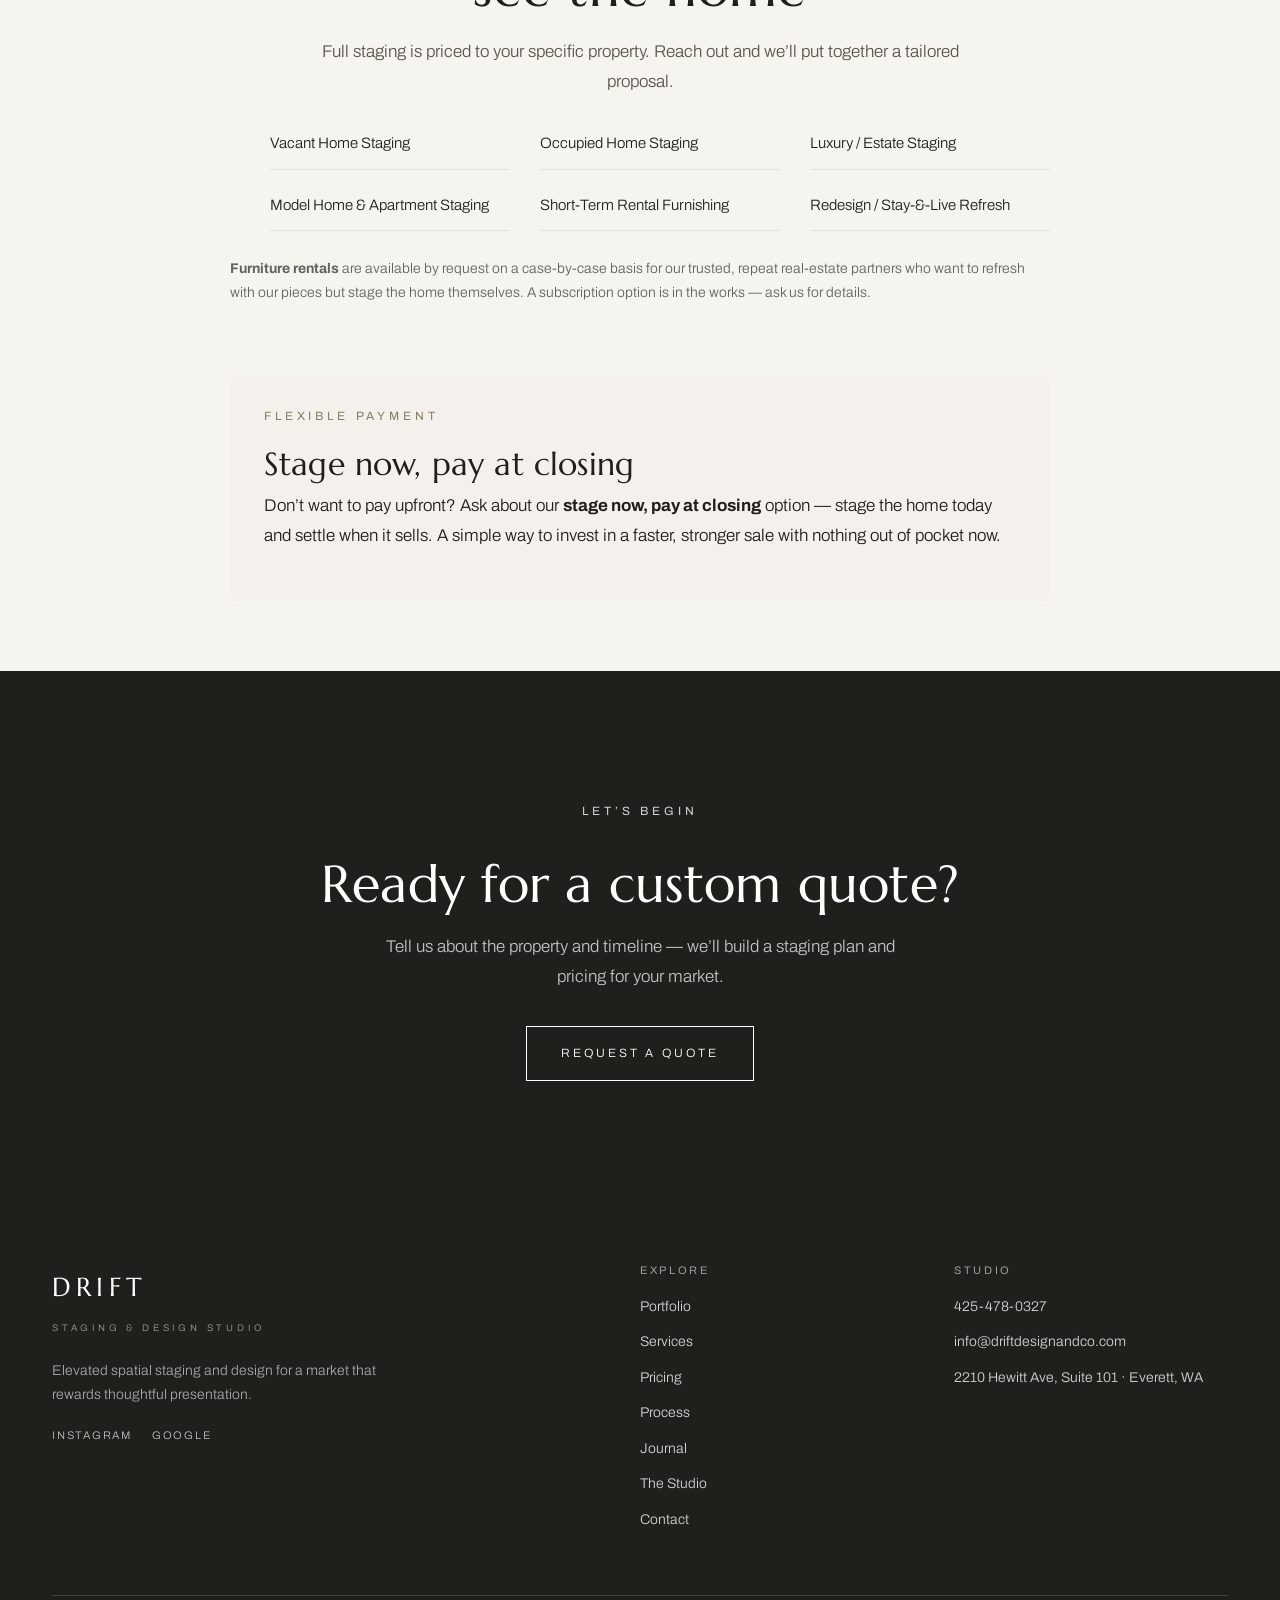
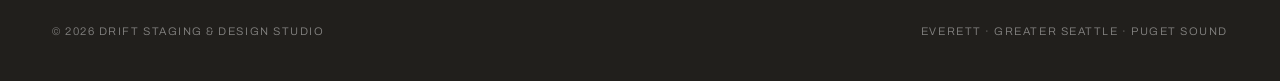
<file: pricing.html>
<!DOCTYPE html>
<html lang="en">
<head>
<meta charset="utf-8">
<meta name="viewport" content="width=device-width, initial-scale=1">
<title>Pricing &mdash; Drift Staging &amp; Design Studio</title>
<meta name="description" content="Home staging pricing for the Greater Seattle market. Most staging is quoted per home; upfront pricing on virtual staging, consultations, and market-ready selections. Stage now, pay at closing available.">
<link rel="canonical" href="https://www.driftdesignandco.com/pricing.html">
<meta name="robots" content="index, follow">
<meta name="author" content="Drift Staging & Design Studio">
<meta property="og:type" content="website">
<meta property="og:site_name" content="Drift Staging & Design Studio">
<meta property="og:title" content="Pricing &mdash; Drift Staging &amp; Design Studio">
<meta property="og:description" content="Most staging is quoted per home. Upfront pricing on virtual staging, consultations, and market-ready selections. Stage now, pay at closing available.">
<meta property="og:url" content="https://www.driftdesignandco.com/pricing.html">
<meta property="og:image" content="https://www.driftdesignandco.com/assets/img/portfolio/84th-ave/84th-ave-01.jpg">
<meta name="twitter:card" content="summary_large_image">
<meta name="theme-color" content="#211f1c">
<link rel="preconnect" href="https://fonts.googleapis.com"><link rel="preconnect" href="https://fonts.gstatic.com" crossorigin><link href="https://fonts.googleapis.com/css2?family=Marcellus&family=Archivo:wght@300;400;500;600&display=swap" rel="stylesheet">
<link rel="stylesheet" href="assets/css/style.css">
<style>
.price-list{max-width:820px;margin:0 auto;}
.price-row{display:flex;justify-content:space-between;align-items:baseline;gap:24px;padding:22px 0;border-bottom:1px solid rgba(0,0,0,.12);}
.price-row:last-child{border-bottom:0;}
.price-row .pr-name{font-family:'Marcellus',serif;font-size:clamp(19px,2.3vw,24px);}
.price-row .pr-desc{display:block;font-family:'Archivo',sans-serif;font-size:14px;line-height:1.5;color:rgba(0,0,0,.6);margin-top:6px;max-width:520px;}
.price-row .pr-amt{white-space:nowrap;font-family:'Archivo',sans-serif;font-weight:600;font-size:17px;}
.price-row .pr-amt small{display:block;font-weight:400;font-size:12px;color:rgba(0,0,0,.55);text-align:right;margin-top:3px;}
.quote-grid{display:grid;grid-template-columns:repeat(auto-fit,minmax(220px,1fr));gap:10px 30px;max-width:820px;margin:22px auto 0;}
.quote-grid li{list-style:none;padding:12px 0;border-bottom:1px solid rgba(0,0,0,.08);font-family:'Archivo',sans-serif;font-size:15px;}
.payclose{max-width:820px;margin:0 auto;background:#f4f1ec;border-radius:6px;padding:30px 34px;}
</style>
</head>
<body>
<header class="site-header on-dark">
<div class="wrap">
<a class="brand" href="index.html">
<span class="mark">Drift</span>
<span class="sub">Staging &amp; Design Studio</span>
</a>
<button class="nav-toggle" onclick="document.querySelector('nav.main').classList.toggle('show')">Menu</button>
<nav class="main">
<a href="portfolio.html">Portfolio</a>
<a href="services.html">Services</a>
<a href="pricing.html" class="active">Pricing</a>
<a href="process.html">Process</a>
<a href="market-ready.html">Market-Ready</a>
<a href="staged-to-live.html">Staged to Live</a>
<a href="journal.html">Journal</a>
<a href="about.html">Studio</a>
<a href="contact.html">Contact</a>
<a href="https://www.drift-ia.com" target="_blank" rel="noopener">Design Studio &nearr;</a>
</nav>
</div>
</header>

<section class="page-hero"><div class="wrap"><p class="eyebrow reveal">Pricing</p><h1 class="reveal">Simple, transparent, tailored to the home</h1>
<p class="reveal">Every home is different, so most staging is quoted after we see the space &mdash; it depends on square footage, the number of rooms, and whether it&rsquo;s vacant or occupied. Here&rsquo;s what we can price up front, and how to get a custom quote for the rest.</p></div></section>

<section class="pad-sm" style="padding-top:0;"><div class="wrap">
<div class="section-head center reveal"><hr class="rule"><p class="eyebrow">Priced Up Front</p><h2>Set services, set prices</h2></div>
<div class="price-list reveal">
<div class="price-row">
<div><span class="pr-name">Virtual / Digital Staging</span><span class="pr-desc">Photo-realistic digital staging for empty listings. Requires professional listing photos to use as our staging basis.</span></div>
<div class="pr-amt">$100<small>per image</small></div>
</div>
<div class="price-row">
<div><span class="pr-name">Pre-Listing Staging Consultation</span><span class="pr-desc">In-home walk-through with a written punch list &mdash; repairs, decluttering, curb appeal, and paint &mdash; to get the home market-ready.</span></div>
<div class="pr-amt">$275<small>credited toward staging</small></div>
</div>
<div class="price-row">
<div><span class="pr-name">Design Consultation &mdash; Market-Ready</span><span class="pr-desc">Guidance on the value-add prep steps: paint, finishes, and updates that raise appeal before listing.</span></div>
<div class="pr-amt">$200<small>per hour</small></div>
</div>
<div class="price-row">
<div><span class="pr-name">Selections</span><span class="pr-desc">Paint, finish, fixture, and material selections for market-ready updates.</span></div>
<div class="pr-amt">$175<small>per hour</small></div>
</div>
<div class="price-row">
<div><span class="pr-name">Virtual &amp; Phone Consultations</span><span class="pr-desc">A quick call to talk through your home, timeline, and the right approach.</span></div>
<div class="pr-amt">Free</div>
</div>
</div>
</div></section>

<section class="pad-sm" style="padding-top:0;"><div class="wrap">
<div class="section-head center reveal"><hr class="rule"><p class="eyebrow">By Quote</p><h2>Custom-quoted after we see the home</h2>
<p>Full staging is priced to your specific property. Reach out and we&rsquo;ll put together a tailored proposal.</p></div>
<ul class="quote-grid reveal">
<li>Vacant Home Staging</li>
<li>Occupied Home Staging</li>
<li>Luxury / Estate Staging</li>
<li>Model Home &amp; Apartment Staging</li>
<li>Short-Term Rental Furnishing</li>
<li>Redesign / Stay-&amp;-Live Refresh</li>
</ul>
<p class="reveal" style="max-width:820px;margin:26px auto 0;font-size:14px;color:rgba(0,0,0,.6);"><strong>Furniture rentals</strong> are available by request on a case-by-case basis for our trusted, repeat real-estate partners who want to refresh with our pieces but stage the home themselves. A subscription option is in the works &mdash; ask us for details.</p>
</div></section>

<section class="pad-sm" style="padding-top:0;"><div class="wrap">
<div class="payclose reveal">
<p class="eyebrow">Flexible Payment</p>
<h2 style="font-size:clamp(22px,2.8vw,32px);margin-bottom:10px;">Stage now, pay at closing</h2>
<p>Don&rsquo;t want to pay upfront? Ask about our <strong>stage now, pay at closing</strong> option &mdash; stage the home today and settle when it sells. A simple way to invest in a faster, stronger sale with nothing out of pocket now.</p>
</div>
</div></section>

<section class="cta pad">
<div class="wrap">
<p class="eyebrow light reveal">Let&rsquo;s Begin</p>
<h2 class="reveal">Ready for a custom quote?</h2>
<p class="reveal">Tell us about the property and timeline &mdash; we&rsquo;ll build a staging plan and pricing for your market.</p>
<div class="reveal"><a class="btn light" href="contact.html">Request a Quote</a></div>
</div>
</section>

<footer class="site-footer">
<div class="wrap">
<div class="cols">
<div>
<div class="mark">Drift</div>
<div class="sub">Staging &amp; Design Studio</div>
<p style="margin-top:22px;max-width:340px;font-size:14px;color:rgba(255,255,255,.6);">
Elevated spatial staging and design for a market that rewards thoughtful presentation.</p>
<div class="footer-social">
<a href="https://www.instagram.com/drift.interiors.architecture/" target="_blank" rel="noopener">Instagram</a>
<a href="https://www.google.com/search?q=drift+staging+and+design+studio" target="_blank" rel="noopener">Google</a>
</div>
</div>
<div>
<h4>Explore</h4>
<a href="portfolio.html">Portfolio</a>
<a href="services.html">Services</a>
<a href="pricing.html">Pricing</a>
<a href="process.html">Process</a>
<a href="journal.html">Journal</a>
<a href="about.html">The Studio</a>
<a href="contact.html">Contact</a>
</div>
<div>
<h4>Studio</h4>
<a data-cms="phone" href="tel:4254780327">425-478-0327</a>
<a data-cms="email" href="mailto:info@driftdesignandco.com">info@driftdesignandco.com</a>
<a href="contact.html">2210 Hewitt Ave, Suite 101 &middot; Everett, WA</a>
</div>
</div>
<div class="bottom">
<span>&copy; 2026 Drift Staging &amp; Design Studio</span>
<span>Everett &middot; Greater Seattle &middot; Puget Sound</span>
</div>
</div>
</footer>
<script src="assets/js/app.js" defer></script>
<script src="https://identity.netlify.com/v1/netlify-identity-widget.js"></script>
<script>if(window.netlifyIdentity){netlifyIdentity.on("init",function(u){if(!u){netlifyIdentity.on("login",function(){document.location.href="/admin/";});}});}</script>
</body>
</html>
</file>
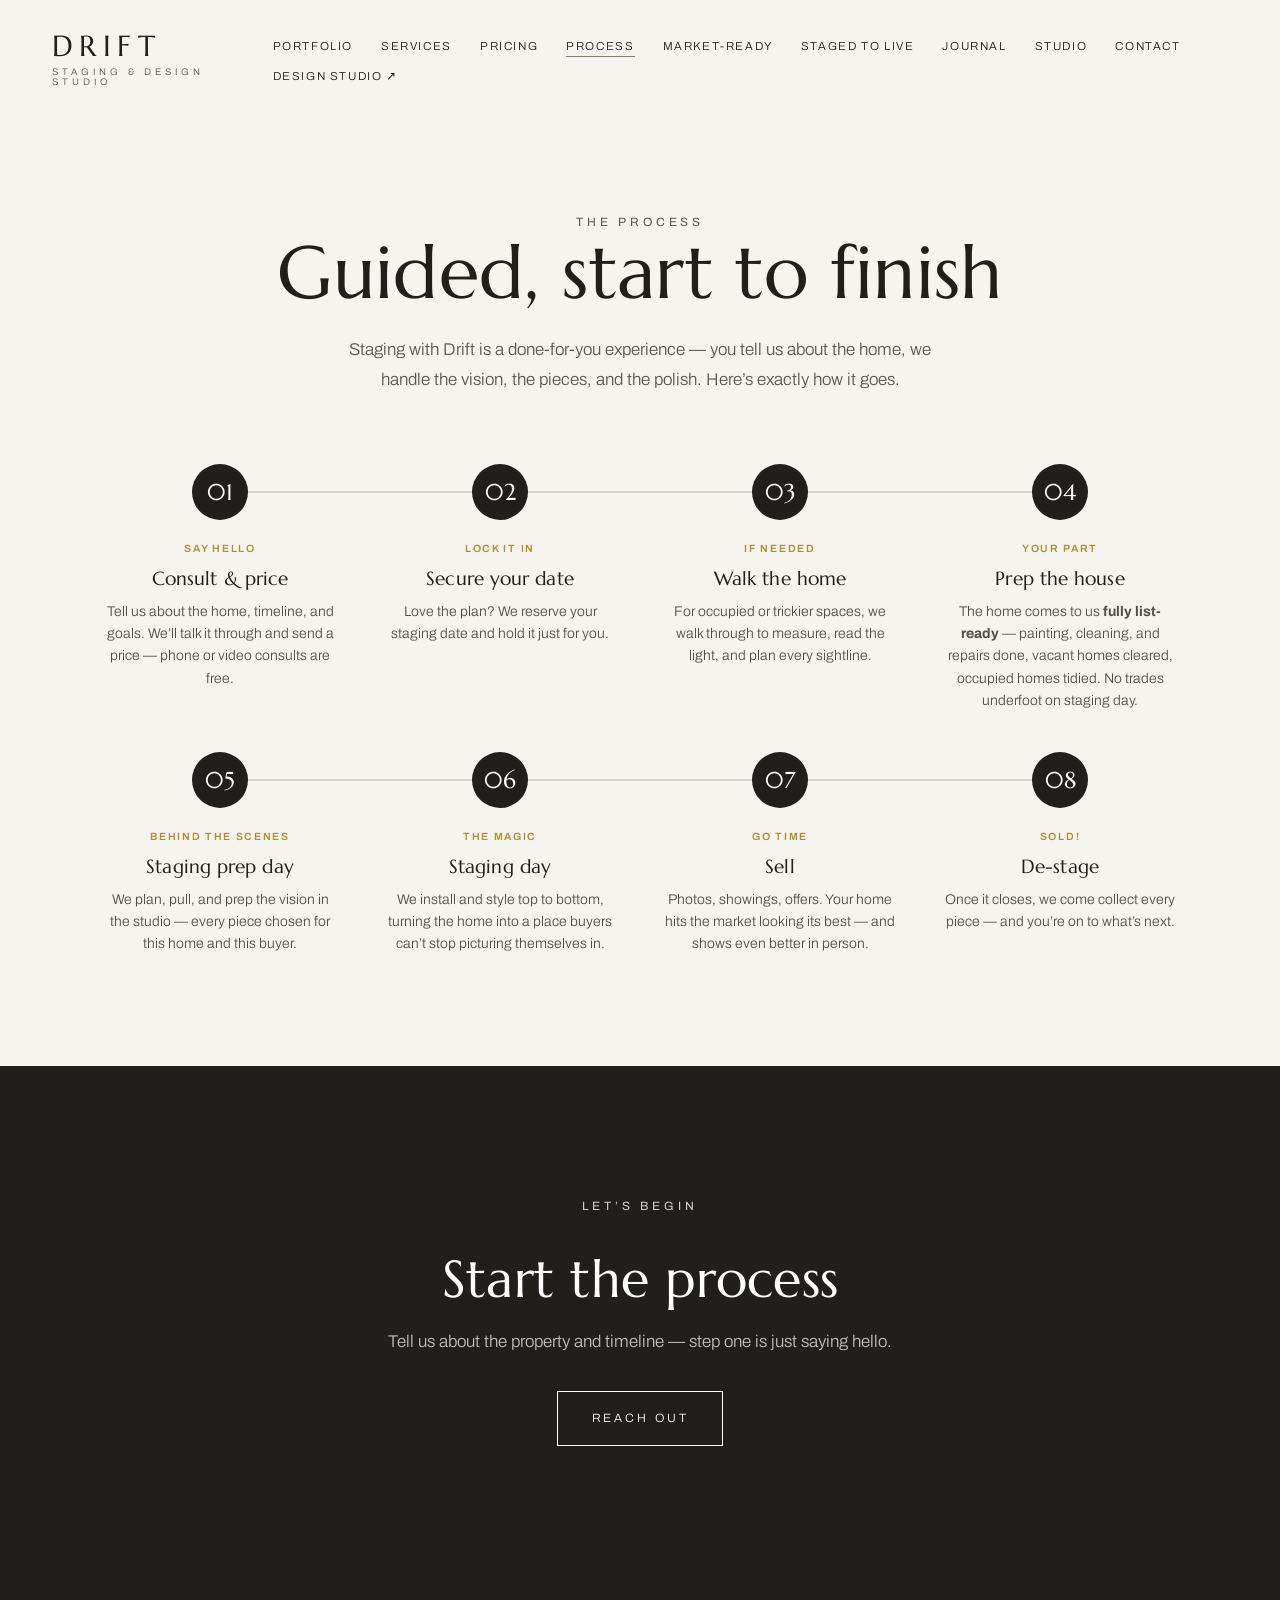
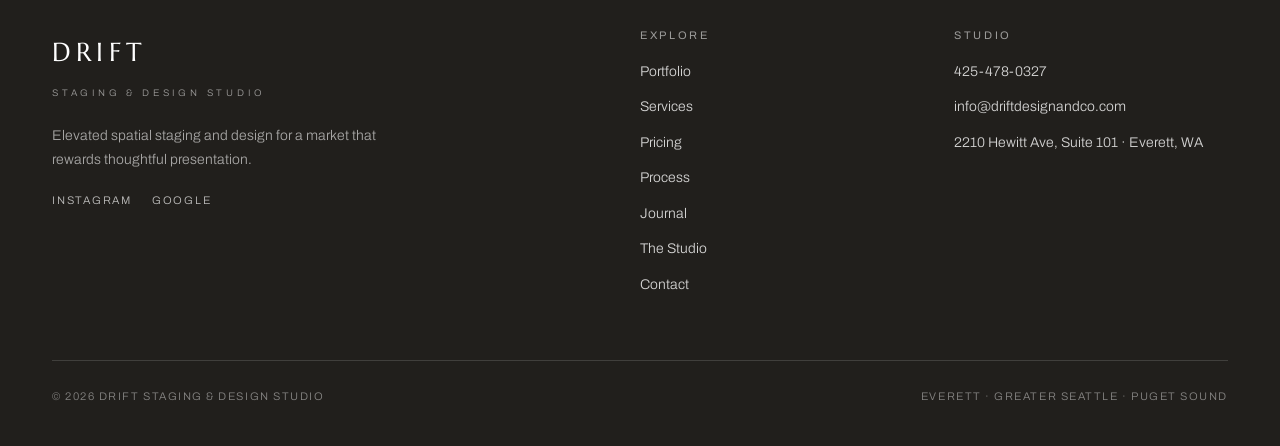
<file: process.html>
<!DOCTYPE html>
<html lang="en">
<head>
<meta charset="utf-8">
<meta name="viewport" content="width=device-width, initial-scale=1">
<title>Our Process &mdash; Drift Staging &amp; Design Studio</title>
<meta name="description" content="How staging with Drift works, start to finish — from first hello to sold and de-staged. A guided, done-for-you process across Greater Seattle.">
<link rel="canonical" href="https://www.driftdesignandco.com/process.html">
<meta name="robots" content="index, follow">
<meta name="author" content="Drift Staging & Design Studio">
<meta property="og:type" content="website">
<meta property="og:site_name" content="Drift Staging & Design Studio">
<meta property="og:title" content="Our Process &mdash; Drift Staging &amp; Design Studio">
<meta property="og:description" content="How staging with Drift works, start to finish — from first hello to sold and de-staged.">
<meta property="og:url" content="https://www.driftdesignandco.com/process.html">
<meta property="og:image" content="https://www.driftdesignandco.com/assets/img/portfolio/84th-ave/84th-ave-01.jpg">
<meta name="twitter:card" content="summary_large_image">
<meta name="theme-color" content="#211f1c">
<link rel="preconnect" href="https://fonts.googleapis.com"><link rel="preconnect" href="https://fonts.gstatic.com" crossorigin><link href="https://fonts.googleapis.com/css2?family=Marcellus&family=Archivo:wght@300;400;500;600&display=swap" rel="stylesheet">
<link rel="stylesheet" href="assets/css/style.css">
<style>
.timeline{display:flex;flex-wrap:wrap;max-width:1120px;margin:0 auto;}
.tl-step{position:relative;flex:0 0 25%;max-width:25%;padding:0 22px 40px;text-align:center;}
.tl-step::after{content:"";position:absolute;top:27px;left:50%;width:100%;height:2px;background:rgba(0,0,0,.13);z-index:1;}
.tl-step:nth-child(4n)::after{display:none;}
.tl-num{position:relative;z-index:2;width:56px;height:56px;border-radius:50%;background:#211f1c;color:#fff;font-family:'Marcellus',serif;font-size:23px;line-height:1;display:flex;align-items:center;justify-content:center;margin:0 auto 20px;}
.tl-tag{display:block;font-family:'Archivo',sans-serif;font-size:10.5px;font-weight:600;letter-spacing:.16em;text-transform:uppercase;color:#b08d2f;margin-bottom:8px;}
.tl-step h3{font-family:'Marcellus',serif;font-size:19px;line-height:1.25;margin:0 0 10px;color:#211f1c;}
.tl-step p{font-family:'Archivo',sans-serif;font-size:14px;line-height:1.6;color:rgba(0,0,0,.68);margin:0;}
@media(max-width:900px){
  .tl-step{flex:0 0 50%;max-width:50%;}
  .tl-step:nth-child(4n)::after{display:block;}
  .tl-step:nth-child(2n)::after{display:none;}
}
@media(max-width:560px){
  .tl-step{flex:0 0 100%;max-width:100%;padding-bottom:34px;}
  .tl-step::after{display:none!important;}
}
</style>
</head>
<body>
<header class="site-header on-light">
<div class="wrap">
<a class="brand" href="index.html">
<span class="mark">Drift</span>
<span class="sub">Staging &amp; Design Studio</span>
</a>
<button class="nav-toggle" onclick="document.querySelector('nav.main').classList.toggle('show')">Menu</button>
<nav class="main">
<a href="portfolio.html">Portfolio</a>
<a href="services.html">Services</a>
<a href="pricing.html">Pricing</a>
<a href="process.html" class="active">Process</a>
<a href="market-ready.html">Market-Ready</a>
<a href="staged-to-live.html">Staged to Live</a>
<a href="journal.html">Journal</a>
<a href="about.html">Studio</a>
<a href="contact.html">Contact</a>
<a href="https://www.drift-ia.com" target="_blank" rel="noopener">Design Studio &nearr;</a>
</nav>
</div>
</header>

<section class="page-hero"><div class="wrap"><p class="eyebrow reveal">The Process</p><h1 class="reveal">Guided, start to finish</h1>
<p class="reveal">Staging with Drift is a done-for-you experience &mdash; you tell us about the home, we handle the vision, the pieces, and the polish. Here&rsquo;s exactly how it goes.</p></div></section>

<section class="pad-sm" style="padding-top:0;"><div class="wrap">
<div class="timeline reveal">

<div class="tl-step"><div class="tl-num">01</div><span class="tl-tag">Say hello</span><h3>Consult &amp; price</h3><p>Tell us about the home, timeline, and goals. We&rsquo;ll talk it through and send a price &mdash; phone or video consults are free.</p></div>

<div class="tl-step"><div class="tl-num">02</div><span class="tl-tag">Lock it in</span><h3>Secure your date</h3><p>Love the plan? We reserve your staging date and hold it just for you.</p></div>

<div class="tl-step"><div class="tl-num">03</div><span class="tl-tag">If needed</span><h3>Walk the home</h3><p>For occupied or trickier spaces, we walk through to measure, read the light, and plan every sightline.</p></div>

<div class="tl-step"><div class="tl-num">04</div><span class="tl-tag">Your part</span><h3>Prep the house</h3><p>The home comes to us <strong>fully list-ready</strong> &mdash; painting, cleaning, and repairs done, vacant homes cleared, occupied homes tidied. No trades underfoot on staging day.</p></div>

<div class="tl-step"><div class="tl-num">05</div><span class="tl-tag">Behind the scenes</span><h3>Staging prep day</h3><p>We plan, pull, and prep the vision in the studio &mdash; every piece chosen for this home and this buyer.</p></div>

<div class="tl-step"><div class="tl-num">06</div><span class="tl-tag">The magic</span><h3>Staging day</h3><p>We install and style top to bottom, turning the home into a place buyers can&rsquo;t stop picturing themselves in.</p></div>

<div class="tl-step"><div class="tl-num">07</div><span class="tl-tag">Go time</span><h3>Sell</h3><p>Photos, showings, offers. Your home hits the market looking its best &mdash; and shows even better in person.</p></div>

<div class="tl-step"><div class="tl-num">08</div><span class="tl-tag">Sold!</span><h3>De-stage</h3><p>Once it closes, we come collect every piece &mdash; and you&rsquo;re on to what&rsquo;s next.</p></div>

</div>
</div></section>

<section class="cta pad">
<div class="wrap">
<p class="eyebrow light reveal">Let&rsquo;s Begin</p>
<h2 class="reveal">Start the process</h2>
<p class="reveal">Tell us about the property and timeline &mdash; step one is just saying hello.</p>
<div class="reveal"><a class="btn light" href="contact.html">Reach Out</a></div>
</div>
</section>

<footer class="site-footer">
<div class="wrap">
<div class="cols">
<div>
<div class="mark">Drift</div>
<div class="sub">Staging &amp; Design Studio</div>
<p style="margin-top:22px;max-width:340px;font-size:14px;color:rgba(255,255,255,.6);">
Elevated spatial staging and design for a market that rewards thoughtful presentation.</p>
<div class="footer-social">
<a href="https://www.instagram.com/drift.interiors.architecture/" target="_blank" rel="noopener">Instagram</a>
<a href="https://www.google.com/search?q=drift+staging+and+design+studio" target="_blank" rel="noopener">Google</a>
</div>
</div>
<div>
<h4>Explore</h4>
<a href="portfolio.html">Portfolio</a>
<a href="services.html">Services</a>
<a href="pricing.html">Pricing</a>
<a href="process.html">Process</a>
<a href="journal.html">Journal</a>
<a href="about.html">The Studio</a>
<a href="contact.html">Contact</a>
</div>
<div>
<h4>Studio</h4>
<a data-cms="phone" href="tel:4254780327">425-478-0327</a>
<a data-cms="email" href="mailto:info@driftdesignandco.com">info@driftdesignandco.com</a>
<a href="contact.html">2210 Hewitt Ave, Suite 101 &middot; Everett, WA</a>
</div>
</div>
<div class="bottom">
<span>&copy; 2026 Drift Staging &amp; Design Studio</span>
<span>Everett &middot; Greater Seattle &middot; Puget Sound</span>
</div>
</div>
</footer>
<script src="assets/js/app.js" defer></script>
<script src="https://identity.netlify.com/v1/netlify-identity-widget.js"></script>
<script>if(window.netlifyIdentity){netlifyIdentity.on("init",function(u){if(!u){netlifyIdentity.on("login",function(){document.location.href="/admin/";});}});}</script>
</body>
</html>
</file>
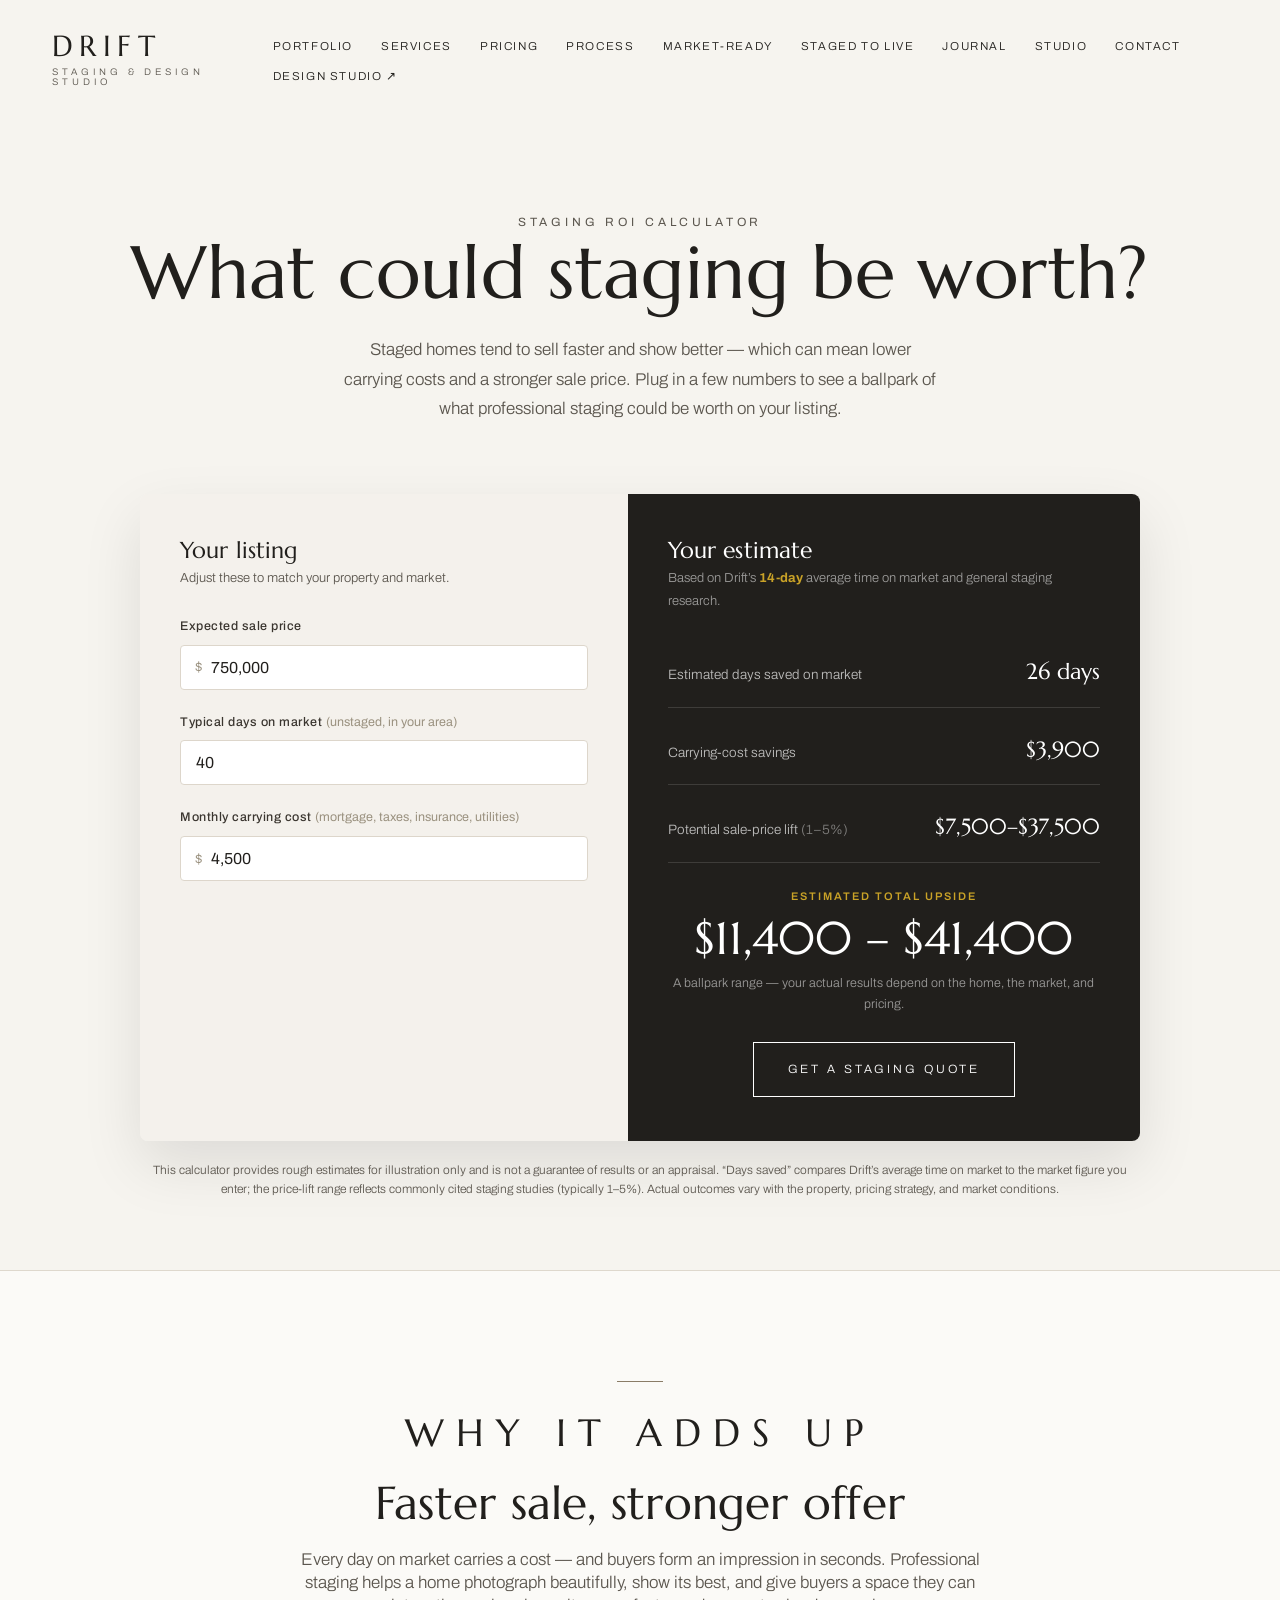
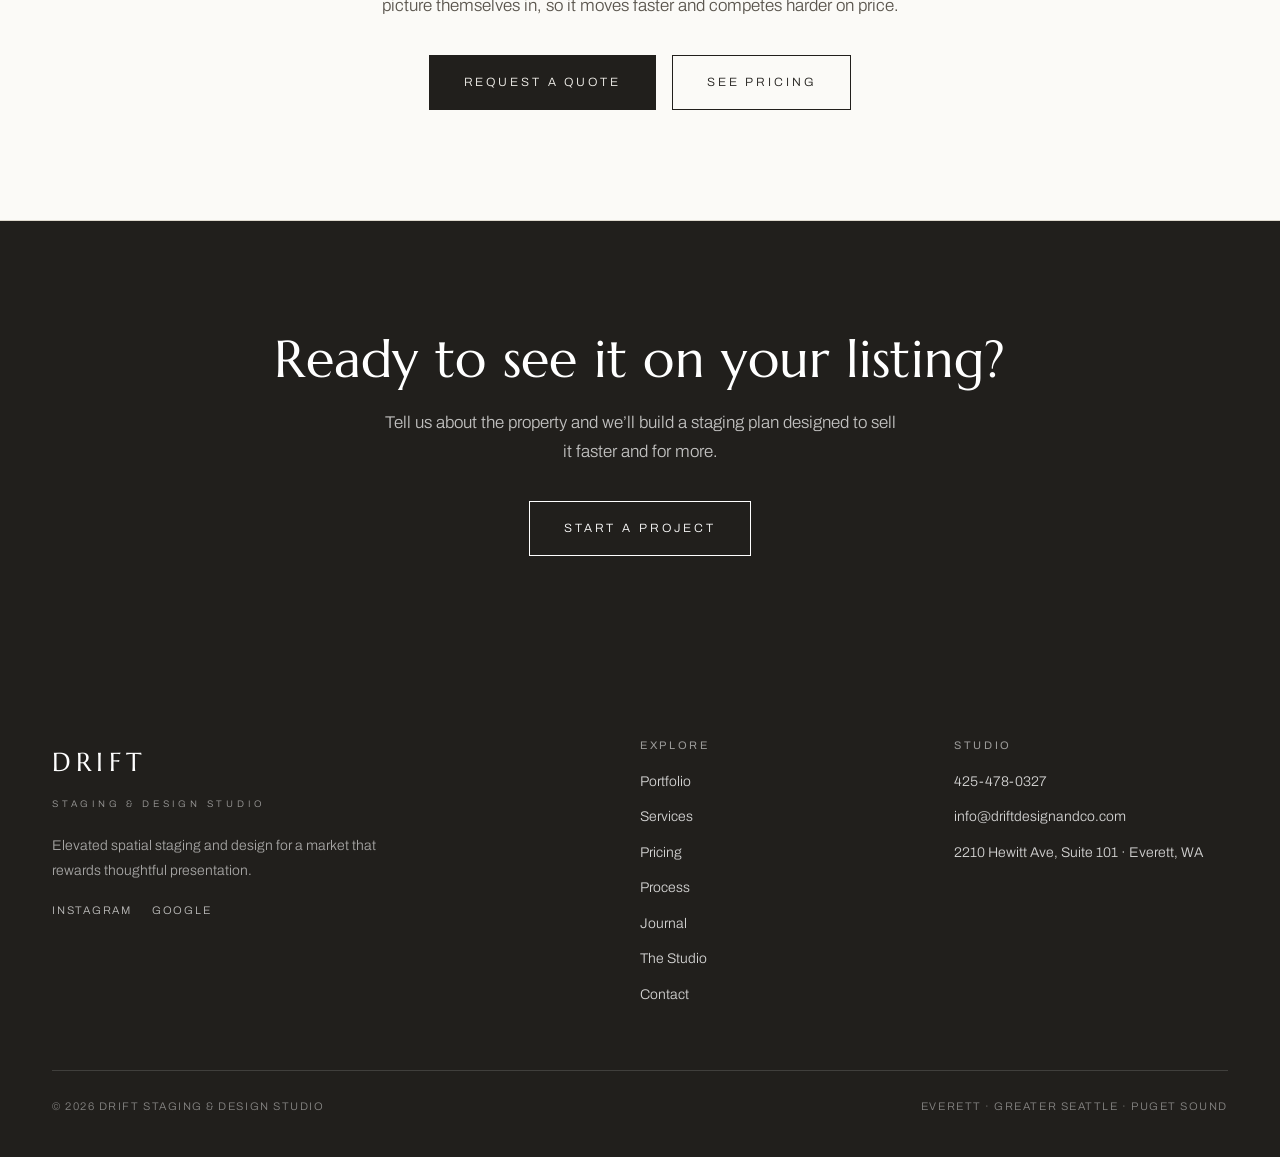
<file: roi-calculator.html>
<!DOCTYPE html>
<html lang="en">
<head>
<meta charset="utf-8">
<meta name="viewport" content="width=device-width, initial-scale=1">
<title>Staging ROI Calculator &mdash; What Staging Is Worth &mdash; Drift Staging</title>
<meta name="description" content="Estimate what home staging could be worth on your listing — faster sale, lower carrying costs, and a stronger sale price. Free interactive staging ROI calculator from Drift Staging & Design Studio.">
<link rel="canonical" href="https://www.driftdesignandco.com/roi-calculator.html">
<meta name="robots" content="index, follow">
<meta name="author" content="Drift Staging & Design Studio">
<meta property="og:type" content="website">
<meta property="og:site_name" content="Drift Staging & Design Studio">
<meta property="og:title" content="Staging ROI Calculator &mdash; Drift Staging & Design Studio">
<meta property="og:description" content="Estimate what home staging could be worth on your listing — faster sale, lower carrying costs, and a stronger sale price.">
<meta property="og:url" content="https://www.driftdesignandco.com/roi-calculator.html">
<meta property="og:image" content="https://www.driftdesignandco.com/assets/img/portfolio/84th-ave/84th-ave-01.jpg">
<meta name="twitter:card" content="summary_large_image">
<meta name="twitter:title" content="Staging ROI Calculator &mdash; Drift Staging">
<meta name="twitter:description" content="Estimate what staging could be worth on your listing — faster sale, lower carrying costs, stronger price.">
<meta name="twitter:image" content="https://www.driftdesignandco.com/assets/img/portfolio/84th-ave/84th-ave-01.jpg">
<meta name="theme-color" content="#211f1c">
<script type="application/ld+json">{"@context":"https://schema.org","@type":"ProfessionalService","name":"Drift Staging & Design Studio","alternateName":"Drift Staging","description":"Boutique home staging and market-ready design serving Everett, Greater Seattle, and the Puget Sound region.","image":"https://www.driftdesignandco.com/assets/img/portfolio/84th-ave/84th-ave-01.jpg","@id":"https://www.driftdesignandco.com","url":"https://www.driftdesignandco.com","telephone":"+1-425-478-0327","email":"info@driftdesignandco.com","address":{"@type":"PostalAddress","streetAddress":"2210 Hewitt Ave, Suite 101","addressLocality":"Everett","addressRegion":"WA","postalCode":"98201","addressCountry":"US"},"areaServed":["Everett","Seattle","Bellevue","Snohomish County","King County","Puget Sound"],"knowsAbout":["home staging","staging ROI","real estate staging","days on market"],"priceRange":"$$"}</script>
<link rel="preconnect" href="https://fonts.googleapis.com"><link rel="preconnect" href="https://fonts.gstatic.com" crossorigin><link href="https://fonts.googleapis.com/css2?family=Marcellus&family=Archivo:wght@300;400;500;600&display=swap" rel="stylesheet">
<link rel="stylesheet" href="assets/css/style.css">
<style>
.calc{display:grid;grid-template-columns:1fr 1.05fr;gap:0;max-width:1000px;margin:0 auto;border-radius:8px;overflow:hidden;box-shadow:0 24px 60px rgba(0,0,0,.10);}
.calc .inputs{background:#f4f1ec;padding:44px 40px;}
.calc .results{background:#211f1c;color:#f3efe8;padding:44px 40px;}
.calc h2{font-family:'Marcellus',serif;font-weight:400;font-size:23px;margin:0 0 4px;}
.calc .sub{font-family:'Archivo',sans-serif;font-size:13px;color:var(--ink-soft,#6f6960);margin:0 0 26px;}
.calc .results .sub{color:rgba(255,255,255,.55);}
.field-c{margin-bottom:22px;}
.field-c label{display:block;font-family:'Archivo',sans-serif;font-size:12.5px;font-weight:500;letter-spacing:.04em;color:#3a352f;margin-bottom:7px;}
.field-c .hint{font-weight:400;color:#9a917f;letter-spacing:0;}
.input-money{position:relative;}
.input-money span{position:absolute;left:15px;top:50%;transform:translateY(-50%);font-family:'Archivo',sans-serif;color:#9a917f;font-size:15px;}
.field-c input{width:100%;box-sizing:border-box;font-family:'Archivo',sans-serif;font-size:16px;color:#211f1c;background:#fff;border:1px solid #ddd6cb;border-radius:4px;padding:13px 15px;}
.input-money input{padding-left:30px;}
.field-c input:focus{outline:none;border-color:#b08d2f;}
.res-row{display:flex;justify-content:space-between;align-items:baseline;padding:15px 0;border-bottom:1px solid rgba(255,255,255,.13);}
.res-row .k{font-family:'Archivo',sans-serif;font-size:13.5px;color:rgba(255,255,255,.7);}
.res-row .v{font-family:'Marcellus',serif;font-size:22px;color:#fff;}
.res-total{margin-top:24px;text-align:center;}
.res-total .lbl{font-family:'Archivo',sans-serif;font-size:11px;font-weight:600;letter-spacing:.18em;text-transform:uppercase;color:#c9a227;margin-bottom:8px;}
.res-total .amt{font-family:'Marcellus',serif;font-size:clamp(34px,5vw,46px);color:#fff;line-height:1.05;}
.res-total .note{font-family:'Archivo',sans-serif;font-size:12.5px;color:rgba(255,255,255,.55);margin-top:10px;}
.res-cta{margin-top:26px;text-align:center;}
.calc-disclaimer{max-width:1000px;margin:20px auto 0;font-family:'Archivo',sans-serif;font-size:12px;line-height:1.6;color:var(--ink-soft,#8a8272);text-align:center;}
@media(max-width:760px){.calc{grid-template-columns:1fr;}}
</style>
</head>
<body>
<header class="site-header on-light">
<div class="wrap">
<a class="brand" href="index.html">
<span class="mark">Drift</span>
<span class="sub">Staging &amp; Design Studio</span>
</a>
<button class="nav-toggle" onclick="document.querySelector('nav.main').classList.toggle('show')">Menu</button>
<nav class="main">
<a href="portfolio.html">Portfolio</a>
<a href="services.html">Services</a>
<a href="pricing.html">Pricing</a>
<a href="process.html">Process</a>
<a href="market-ready.html">Market-Ready</a>
<a href="staged-to-live.html">Staged to Live</a>
<a href="journal.html">Journal</a>
<a href="about.html">Studio</a>
<a href="contact.html">Contact</a>
<a href="https://www.drift-ia.com" target="_blank" rel="noopener">Design Studio &nearr;</a>
</nav>
</div>
</header>

<section class="page-hero"><div class="wrap">
<p class="eyebrow reveal">Staging ROI Calculator</p>
<h1 class="reveal">What could staging be worth?</h1>
<p class="reveal">Staged homes tend to sell faster and show better &mdash; which can mean lower carrying costs and a stronger sale price. Plug in a few numbers to see a ballpark of what professional staging could be worth on your listing.</p>
</div></section>

<section class="pad-sm" style="padding-top:0;"><div class="wrap">
<div class="calc reveal">
<div class="inputs">
<h2>Your listing</h2>
<p class="sub">Adjust these to match your property and market.</p>
<div class="field-c">
<label>Expected sale price</label>
<div class="input-money"><span>$</span><input id="homeValue" type="text" inputmode="numeric" value="750,000"></div>
</div>
<div class="field-c">
<label>Typical days on market <span class="hint">(unstaged, in your area)</span></label>
<input id="marketDom" type="text" inputmode="numeric" value="40">
</div>
<div class="field-c">
<label>Monthly carrying cost <span class="hint">(mortgage, taxes, insurance, utilities)</span></label>
<div class="input-money"><span>$</span><input id="carry" type="text" inputmode="numeric" value="4,500"></div>
</div>
</div>
<div class="results">
<h2 style="color:#fff;">Your estimate</h2>
<p class="sub">Based on Drift&rsquo;s <strong style="color:#c9a227;">14-day</strong> average time on market and general staging research.</p>
<div class="res-row"><div class="k">Estimated days saved on market</div><div class="v" id="rDays">&mdash;</div></div>
<div class="res-row"><div class="k">Carrying-cost savings</div><div class="v" id="rCarry">&mdash;</div></div>
<div class="res-row"><div class="k">Potential sale-price lift <span style="opacity:.6;">(1&ndash;5%)</span></div><div class="v" id="rLift">&mdash;</div></div>
<div class="res-total">
<div class="lbl">Estimated total upside</div>
<div class="amt" id="rTotal">&mdash;</div>
<div class="note">A ballpark range &mdash; your actual results depend on the home, the market, and pricing.</div>
</div>
<div class="res-cta"><a class="btn light" href="contact.html">Get a Staging Quote</a></div>
</div>
</div>
<p class="calc-disclaimer">This calculator provides rough estimates for illustration only and is not a guarantee of results or an appraisal. &ldquo;Days saved&rdquo; compares Drift&rsquo;s average time on market to the market figure you enter; the price-lift range reflects commonly cited staging studies (typically 1&ndash;5%). Actual outcomes vary with the property, pricing strategy, and market conditions.</p>
</div></section>

<section class="statement pad">
<div class="wrap">
<div class="section-head center reveal" style="max-width:720px;">
<hr class="rule"><p class="eyebrow">Why It Adds Up</p>
<h2 style="font-family:var(--serif);font-size:clamp(28px,3.8vw,46px);font-weight:400;">Faster sale, stronger offer</h2>
<p style="font-family:var(--sans);font-size:17px;color:var(--ink-soft);font-style:normal;">Every day on market carries a cost &mdash; and buyers form an impression in seconds. Professional staging helps a home photograph beautifully, show its best, and give buyers a space they can picture themselves in, so it moves faster and competes harder on price.</p>
</div>
<div class="center reveal" style="margin-top:38px;display:flex;gap:16px;justify-content:center;flex-wrap:wrap;">
<a class="btn solid" href="contact.html">Request a Quote</a>
<a class="btn" href="pricing.html">See Pricing</a>
</div>
</div>
</section>

<section class="cta pad"><div class="wrap">
<h2 class="reveal">Ready to see it on your listing?</h2>
<p class="reveal">Tell us about the property and we&rsquo;ll build a staging plan designed to sell it faster and for more.</p>
<div class="reveal"><a class="btn light" href="contact.html">Start a Project</a></div>
</div></section>

<footer class="site-footer">
<div class="wrap">
<div class="cols">
<div>
<div class="mark">Drift</div>
<div class="sub">Staging &amp; Design Studio</div>
<p style="margin-top:22px;max-width:340px;font-size:14px;color:rgba(255,255,255,.6);">
Elevated spatial staging and design for a market that rewards thoughtful presentation.</p>
<div class="footer-social">
<a href="https://www.instagram.com/drift.interiors.architecture/" target="_blank" rel="noopener">Instagram</a>
<a href="https://www.google.com/search?q=drift+staging+and+design+studio" target="_blank" rel="noopener">Google</a>
</div>
</div>
<div>
<h4>Explore</h4>
<a href="portfolio.html">Portfolio</a>
<a href="services.html">Services</a>
<a href="pricing.html">Pricing</a>
<a href="process.html">Process</a>
<a href="journal.html">Journal</a>
<a href="about.html">The Studio</a>
<a href="contact.html">Contact</a>
</div>
<div>
<h4>Studio</h4>
<a data-cms="phone" href="tel:4254780327">425-478-0327</a>
<a data-cms="email" href="mailto:info@driftdesignandco.com">info@driftdesignandco.com</a>
<a href="contact.html">2210 Hewitt Ave, Suite 101 &middot; Everett, WA</a>
</div>
</div>
<div class="bottom">
<span>&copy; 2026 Drift Staging &amp; Design Studio</span>
<span>Everett &middot; Greater Seattle &middot; Puget Sound</span>
</div>
</div>
</footer>
<script>
(function(){
  var fmt=new Intl.NumberFormat('en-US',{style:'currency',currency:'USD',maximumFractionDigits:0});
  function num(v){return parseFloat(String(v).replace(/[^0-9.]/g,''))||0;}
  function grp(el){el.value=String(Math.round(num(el.value))).replace(/\B(?=(\d{3})+(?!\d))/g,',');}
  var hv=document.getElementById('homeValue'),md=document.getElementById('marketDom'),cc=document.getElementById('carry');
  var DRIFT_DOM=14;
  function calc(){
    var value=num(hv.value), dom=num(md.value), carry=num(cc.value);
    var daysSaved=Math.max(0, dom-DRIFT_DOM);
    var dailyCarry=carry/30;
    var carrySave=daysSaved*dailyCarry;
    var liftLow=value*0.01, liftHigh=value*0.05;
    document.getElementById('rDays').textContent=daysSaved>0?Math.round(daysSaved)+' days':'—';
    document.getElementById('rCarry').textContent=fmt.format(carrySave);
    document.getElementById('rLift').textContent=fmt.format(liftLow)+'–'+fmt.format(liftHigh);
    var totalLow=carrySave+liftLow, totalHigh=carrySave+liftHigh;
    document.getElementById('rTotal').textContent=fmt.format(totalLow)+' – '+fmt.format(totalHigh);
  }
  [hv,cc].forEach(function(el){el.addEventListener('blur',function(){grp(el);calc();});el.addEventListener('input',calc);});
  md.addEventListener('input',calc);
  calc();
})();
</script>
<script src="assets/js/app.js" defer></script>
<script src="https://identity.netlify.com/v1/netlify-identity-widget.js"></script>
<script>if(window.netlifyIdentity){netlifyIdentity.on("init",function(u){if(!u){netlifyIdentity.on("login",function(){document.location.href="/admin/";});}});}</script>
</body>
</html>
</file>
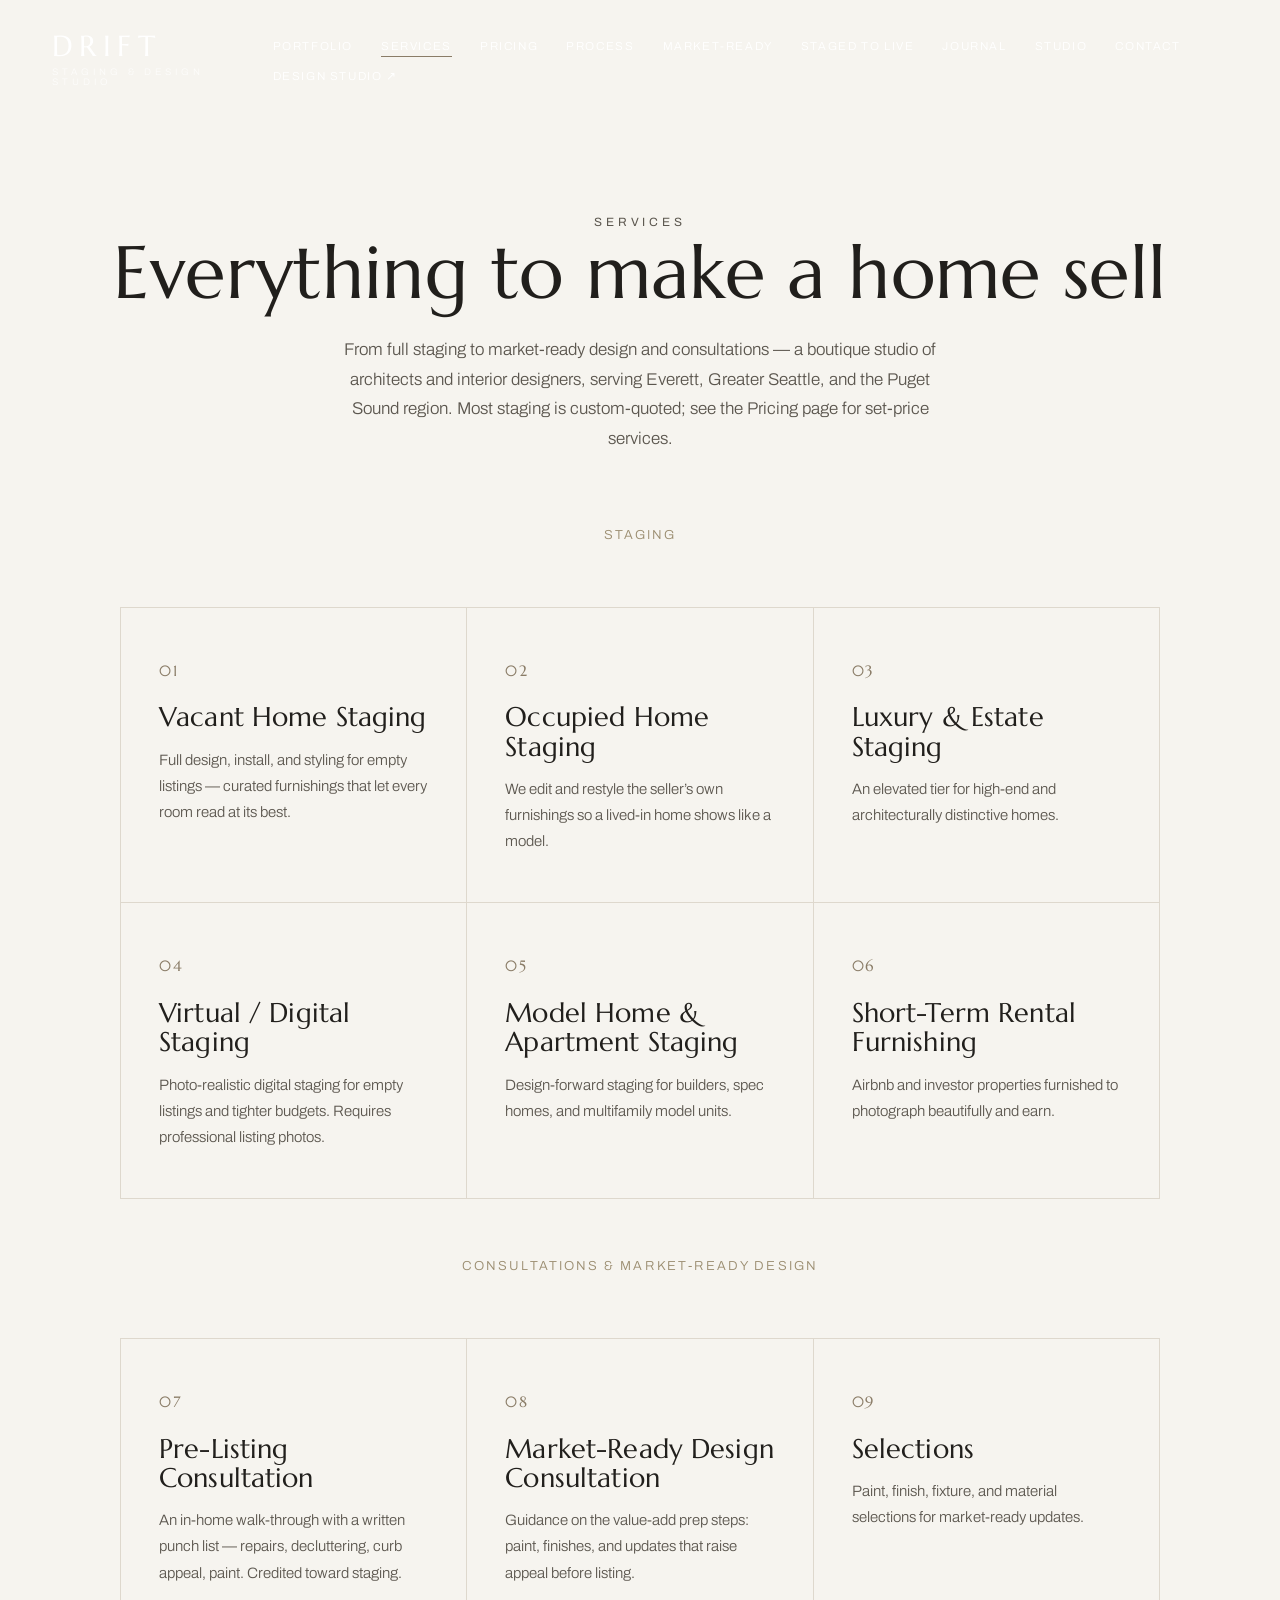
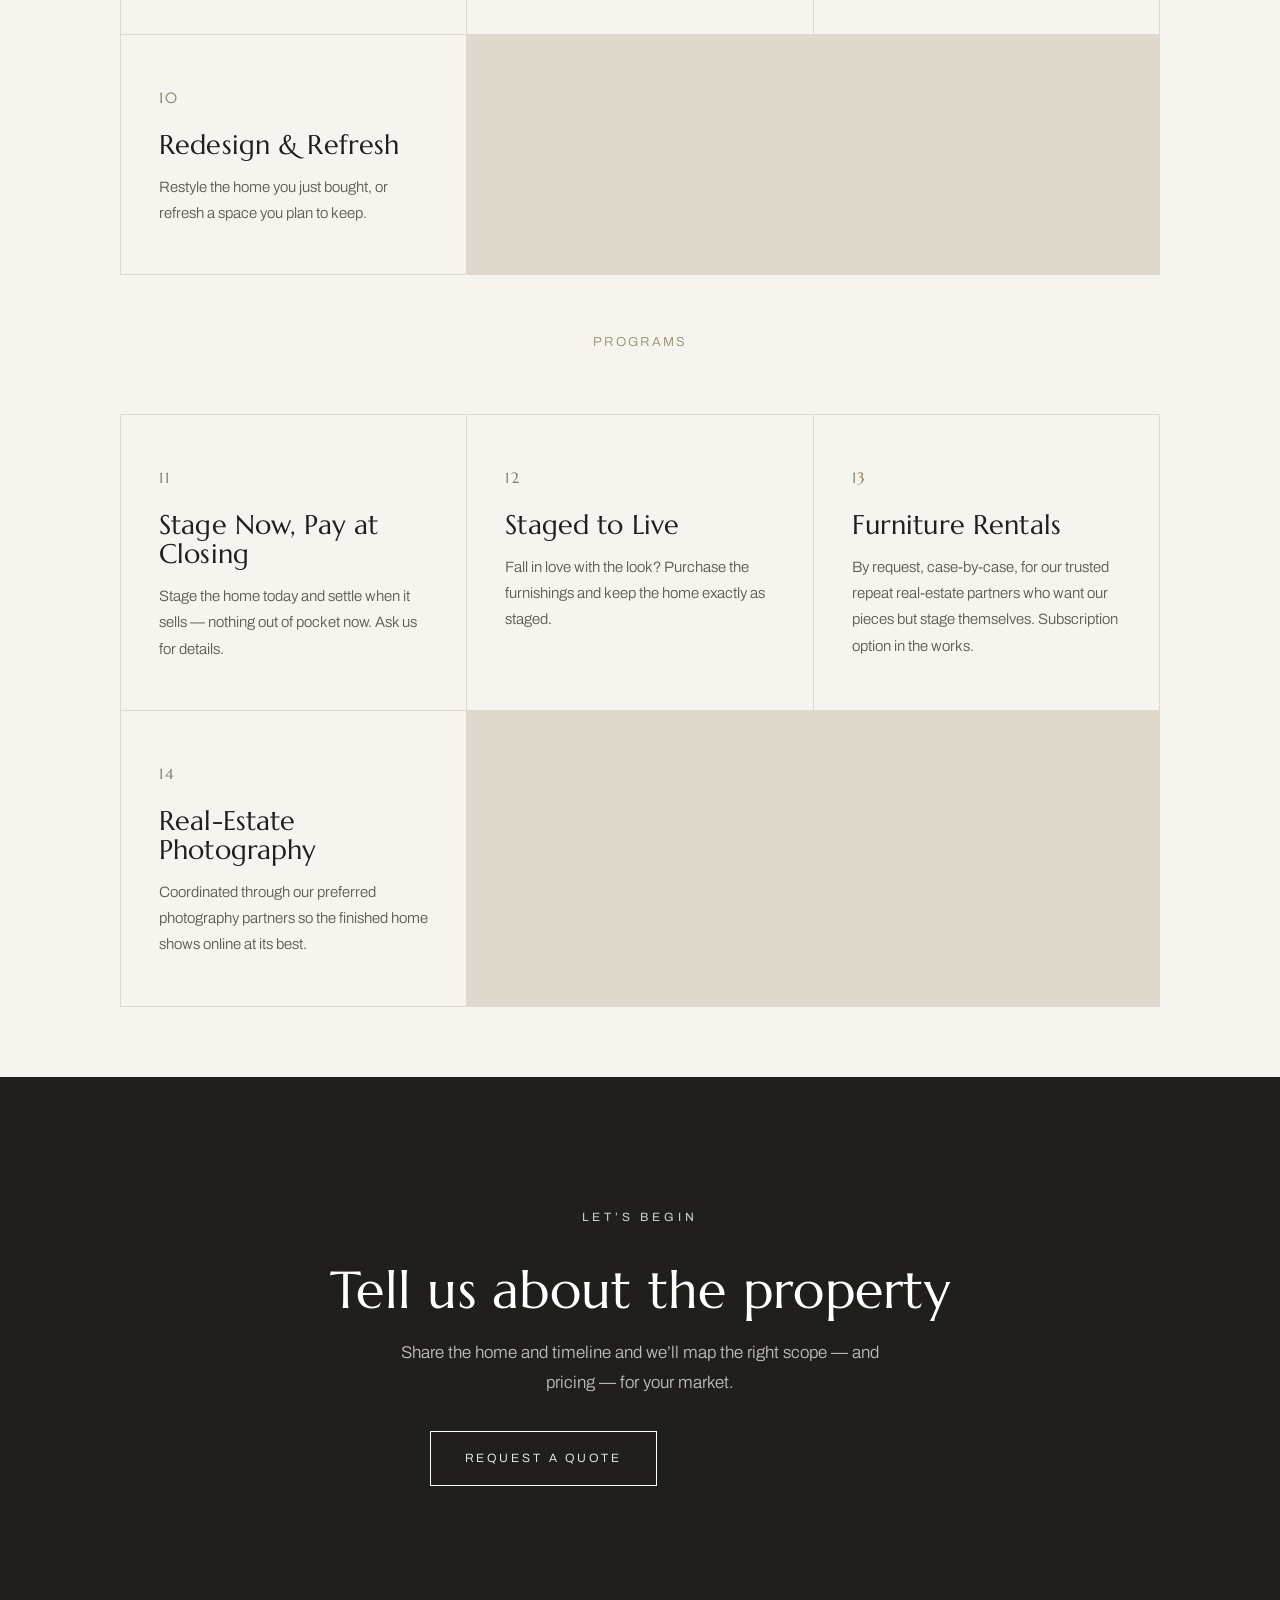
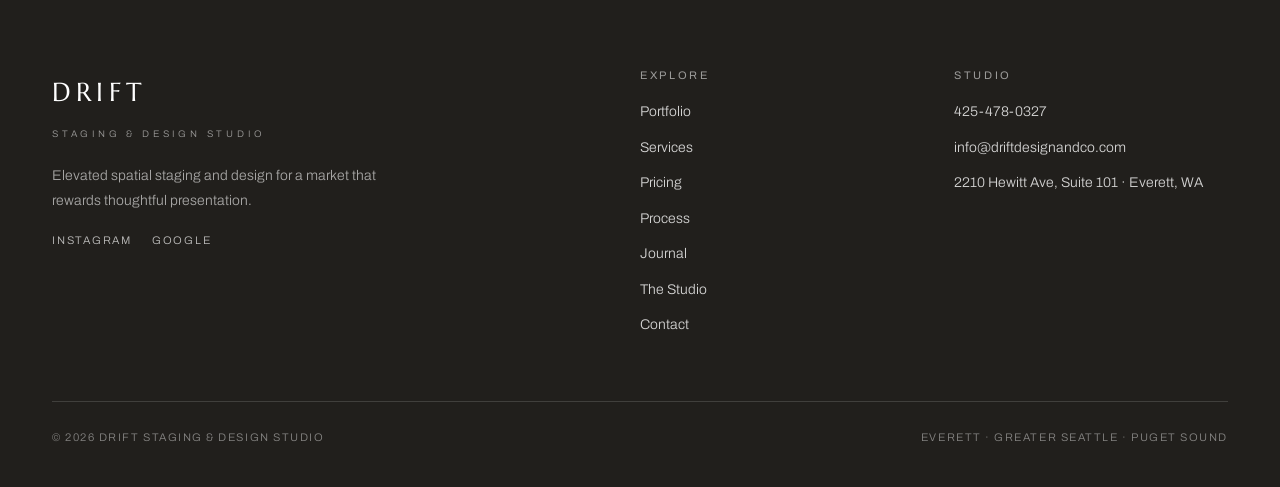
<file: services.html>
<!DOCTYPE html>
<html lang="en">
<head>
<meta charset="utf-8">
<meta name="viewport" content="width=device-width, initial-scale=1">
<title>Services &mdash; Drift Staging &amp; Design Studio</title>
<meta name="description" content="Home staging and market-ready design services across Greater Seattle — vacant &amp; occupied staging, luxury, virtual staging, model homes, consultations, selections, and stage-now-pay-at-closing.">
<link rel="canonical" href="https://www.driftdesignandco.com/services.html">
<meta name="robots" content="index, follow">
<meta name="author" content="Drift Staging & Design Studio">
<meta property="og:type" content="website">
<meta property="og:site_name" content="Drift Staging & Design Studio">
<meta property="og:title" content="Services &mdash; Drift Staging &amp; Design Studio">
<meta property="og:description" content="Vacant &amp; occupied staging, luxury, virtual staging, model homes, consultations, selections, and stage-now-pay-at-closing across Greater Seattle.">
<meta property="og:url" content="https://www.driftdesignandco.com/services.html">
<meta property="og:image" content="https://www.driftdesignandco.com/assets/img/portfolio/84th-ave/84th-ave-01.jpg">
<meta name="twitter:card" content="summary_large_image">
<meta name="theme-color" content="#211f1c">
<link rel="preconnect" href="https://fonts.googleapis.com"><link rel="preconnect" href="https://fonts.gstatic.com" crossorigin><link href="https://fonts.googleapis.com/css2?family=Marcellus&family=Archivo:wght@300;400;500;600&display=swap" rel="stylesheet">
<link rel="stylesheet" href="assets/css/style.css">
<style>
.svc-group{max-width:1040px;margin:0 auto;}
.svc-group + .svc-group{margin-top:56px;}
.svc-group > .grp-label{font-family:'Archivo',sans-serif;font-size:13px;letter-spacing:.16em;text-transform:uppercase;color:#9a8c6f;text-align:center;margin-bottom:26px;}
</style>
</head>
<body>
<header class="site-header on-dark">
<div class="wrap">
<a class="brand" href="index.html">
<span class="mark">Drift</span>
<span class="sub">Staging &amp; Design Studio</span>
</a>
<button class="nav-toggle" onclick="document.querySelector('nav.main').classList.toggle('show')">Menu</button>
<nav class="main">
<a href="portfolio.html">Portfolio</a>
<a href="services.html" class="active">Services</a>
<a href="pricing.html">Pricing</a>
<a href="process.html">Process</a>
<a href="market-ready.html">Market-Ready</a>
<a href="staged-to-live.html">Staged to Live</a>
<a href="journal.html">Journal</a>
<a href="about.html">Studio</a>
<a href="contact.html">Contact</a>
<a href="https://www.drift-ia.com" target="_blank" rel="noopener">Design Studio &nearr;</a>
</nav>
</div>
</header>

<section class="page-hero"><div class="wrap"><p class="eyebrow reveal">Services</p><h1 class="reveal">Everything to make a home sell</h1>
<p class="reveal">From full staging to market-ready design and consultations &mdash; a boutique studio of architects and interior designers, serving Everett, Greater Seattle, and the Puget Sound region. Most staging is custom-quoted; see the <a href="pricing.html">Pricing page</a> for set-price services.</p></div></section>

<section class="pad-sm" style="padding-top:0;"><div class="wrap">

<div class="svc-group reveal">
<p class="grp-label">Staging</p>
<div class="svc-grid">
<div class="svc-card"><span class="num">01</span><h3>Vacant Home Staging</h3><p>Full design, install, and styling for empty listings &mdash; curated furnishings that let every room read at its best.</p></div>
<div class="svc-card"><span class="num">02</span><h3>Occupied Home Staging</h3><p>We edit and restyle the seller&rsquo;s own furnishings so a lived-in home shows like a model.</p></div>
<div class="svc-card"><span class="num">03</span><h3>Luxury &amp; Estate Staging</h3><p>An elevated tier for high-end and architecturally distinctive homes.</p></div>
<div class="svc-card"><span class="num">04</span><h3>Virtual / Digital Staging</h3><p>Photo-realistic digital staging for empty listings and tighter budgets. Requires professional listing photos.</p></div>
<div class="svc-card"><span class="num">05</span><h3>Model Home &amp; Apartment Staging</h3><p>Design-forward staging for builders, spec homes, and multifamily model units.</p></div>
<div class="svc-card"><span class="num">06</span><h3>Short-Term Rental Furnishing</h3><p>Airbnb and investor properties furnished to photograph beautifully and earn.</p></div>
</div>
</div>

<div class="svc-group reveal">
<p class="grp-label">Consultations &amp; Market-Ready Design</p>
<div class="svc-grid">
<div class="svc-card"><span class="num">07</span><h3>Pre-Listing Consultation</h3><p>An in-home walk-through with a written punch list &mdash; repairs, decluttering, curb appeal, paint. Credited toward staging.</p></div>
<div class="svc-card"><span class="num">08</span><h3>Market-Ready Design Consultation</h3><p>Guidance on the value-add prep steps: paint, finishes, and updates that raise appeal before listing.</p></div>
<div class="svc-card"><span class="num">09</span><h3>Selections</h3><p>Paint, finish, fixture, and material selections for market-ready updates.</p></div>
<div class="svc-card"><span class="num">10</span><h3>Redesign &amp; Refresh</h3><p>Restyle the home you just bought, or refresh a space you plan to keep.</p></div>
</div>
</div>

<div class="svc-group reveal">
<p class="grp-label">Programs</p>
<div class="svc-grid">
<div class="svc-card"><span class="num">11</span><h3>Stage Now, Pay at Closing</h3><p>Stage the home today and settle when it sells &mdash; nothing out of pocket now. Ask us for details.</p></div>
<div class="svc-card"><span class="num">12</span><h3>Staged to Live</h3><p>Fall in love with the look? Purchase the furnishings and keep the home exactly as staged.</p></div>
<div class="svc-card"><span class="num">13</span><h3>Furniture Rentals</h3><p>By request, case-by-case, for our trusted repeat real-estate partners who want our pieces but stage themselves. Subscription option in the works.</p></div>
<div class="svc-card"><span class="num">14</span><h3>Real-Estate Photography</h3><p>Coordinated through our preferred photography partners so the finished home shows online at its best.</p></div>
</div>
</div>

</div></section>

<section class="cta pad">
<div class="wrap">
<p class="eyebrow light reveal">Let&rsquo;s Begin</p>
<h2 class="reveal">Tell us about the property</h2>
<p class="reveal">Share the home and timeline and we&rsquo;ll map the right scope &mdash; and pricing &mdash; for your market.</p>
<div class="reveal"><a class="btn light" href="contact.html">Request a Quote</a> <a class="btn" href="pricing.html" style="margin-left:10px;">See Pricing</a></div>
</div>
</section>

<footer class="site-footer">
<div class="wrap">
<div class="cols">
<div>
<div class="mark">Drift</div>
<div class="sub">Staging &amp; Design Studio</div>
<p style="margin-top:22px;max-width:340px;font-size:14px;color:rgba(255,255,255,.6);">
Elevated spatial staging and design for a market that rewards thoughtful presentation.</p>
<div class="footer-social">
<a href="https://www.instagram.com/drift.interiors.architecture/" target="_blank" rel="noopener">Instagram</a>
<a href="https://www.google.com/search?q=drift+staging+and+design+studio" target="_blank" rel="noopener">Google</a>
</div>
</div>
<div>
<h4>Explore</h4>
<a href="portfolio.html">Portfolio</a>
<a href="services.html">Services</a>
<a href="pricing.html">Pricing</a>
<a href="process.html">Process</a>
<a href="journal.html">Journal</a>
<a href="about.html">The Studio</a>
<a href="contact.html">Contact</a>
</div>
<div>
<h4>Studio</h4>
<a data-cms="phone" href="tel:4254780327">425-478-0327</a>
<a data-cms="email" href="mailto:info@driftdesignandco.com">info@driftdesignandco.com</a>
<a href="contact.html">2210 Hewitt Ave, Suite 101 &middot; Everett, WA</a>
</div>
</div>
<div class="bottom">
<span>&copy; 2026 Drift Staging &amp; Design Studio</span>
<span>Everett &middot; Greater Seattle &middot; Puget Sound</span>
</div>
</div>
</footer>
<script src="assets/js/app.js" defer></script>
<script src="https://identity.netlify.com/v1/netlify-identity-widget.js"></script>
<script>if(window.netlifyIdentity){netlifyIdentity.on("init",function(u){if(!u){netlifyIdentity.on("login",function(){document.location.href="/admin/";});}});}</script>
</body>
</html>
</file>
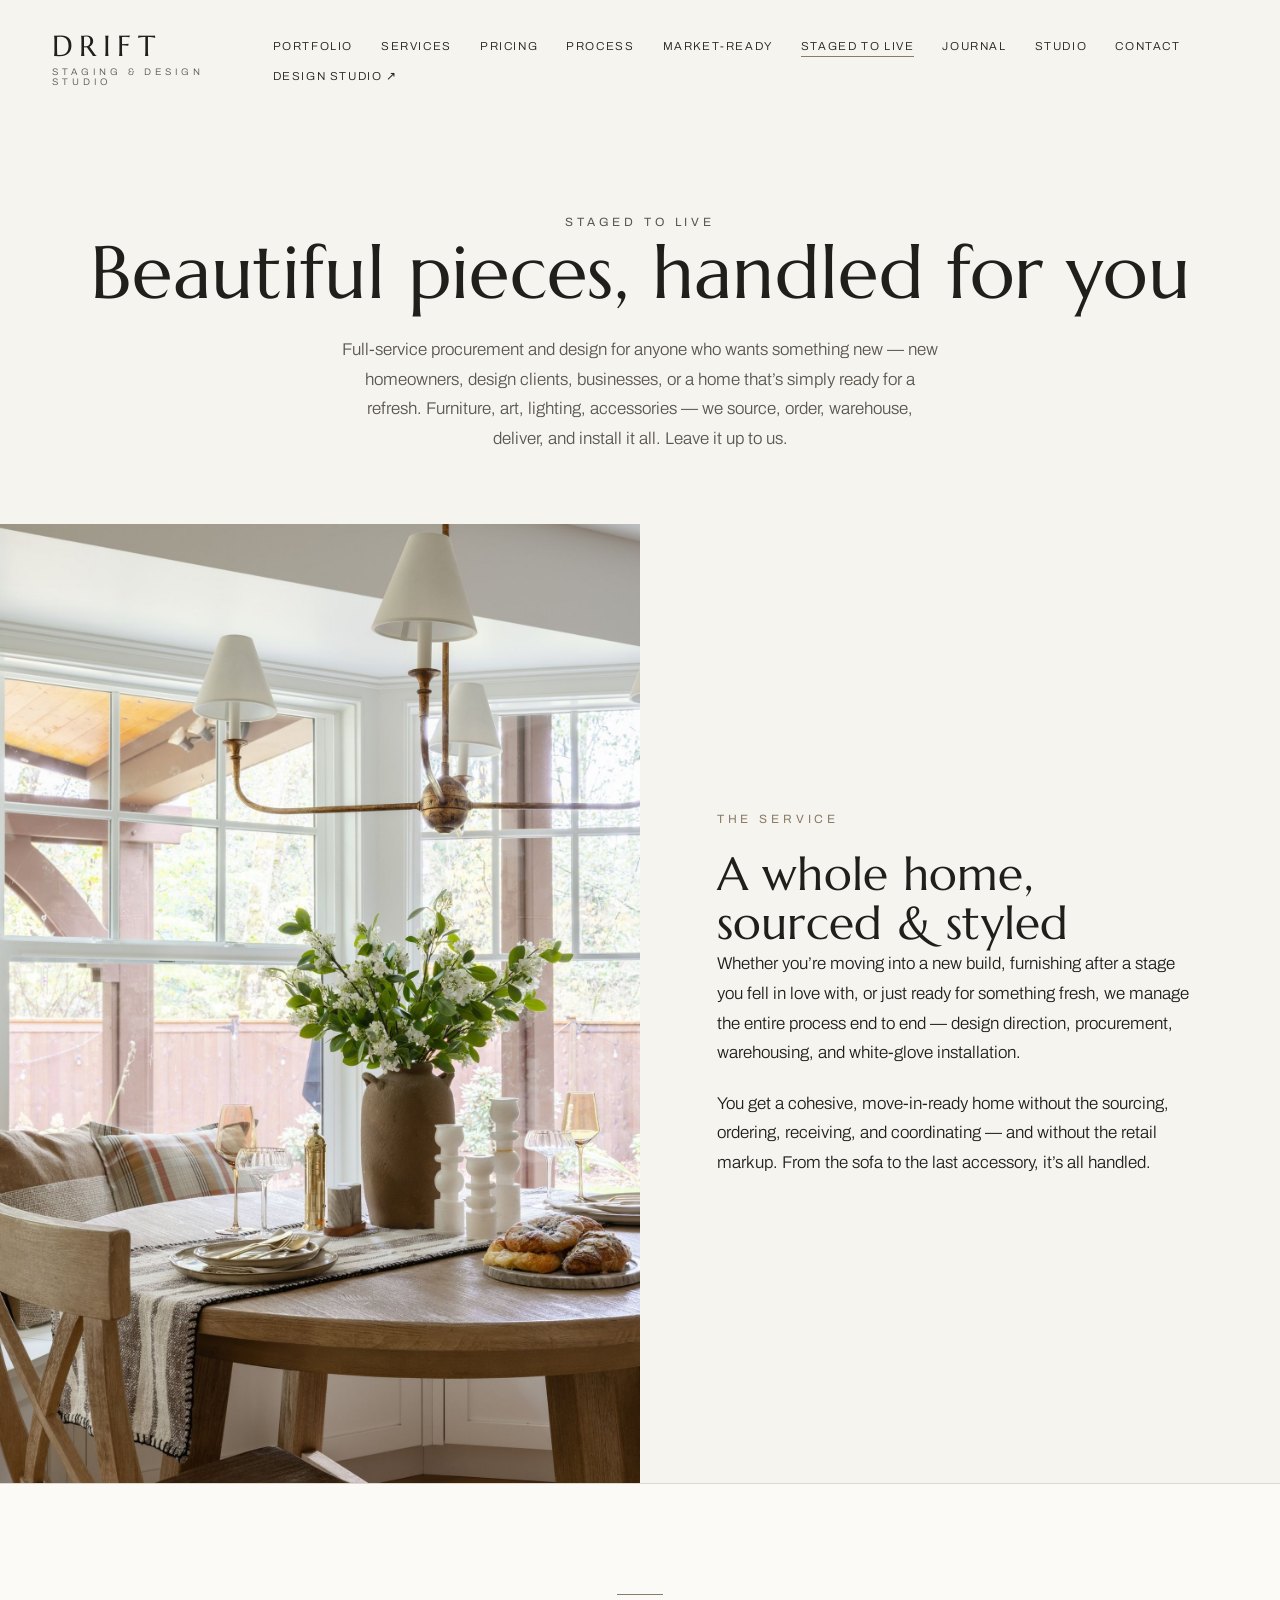
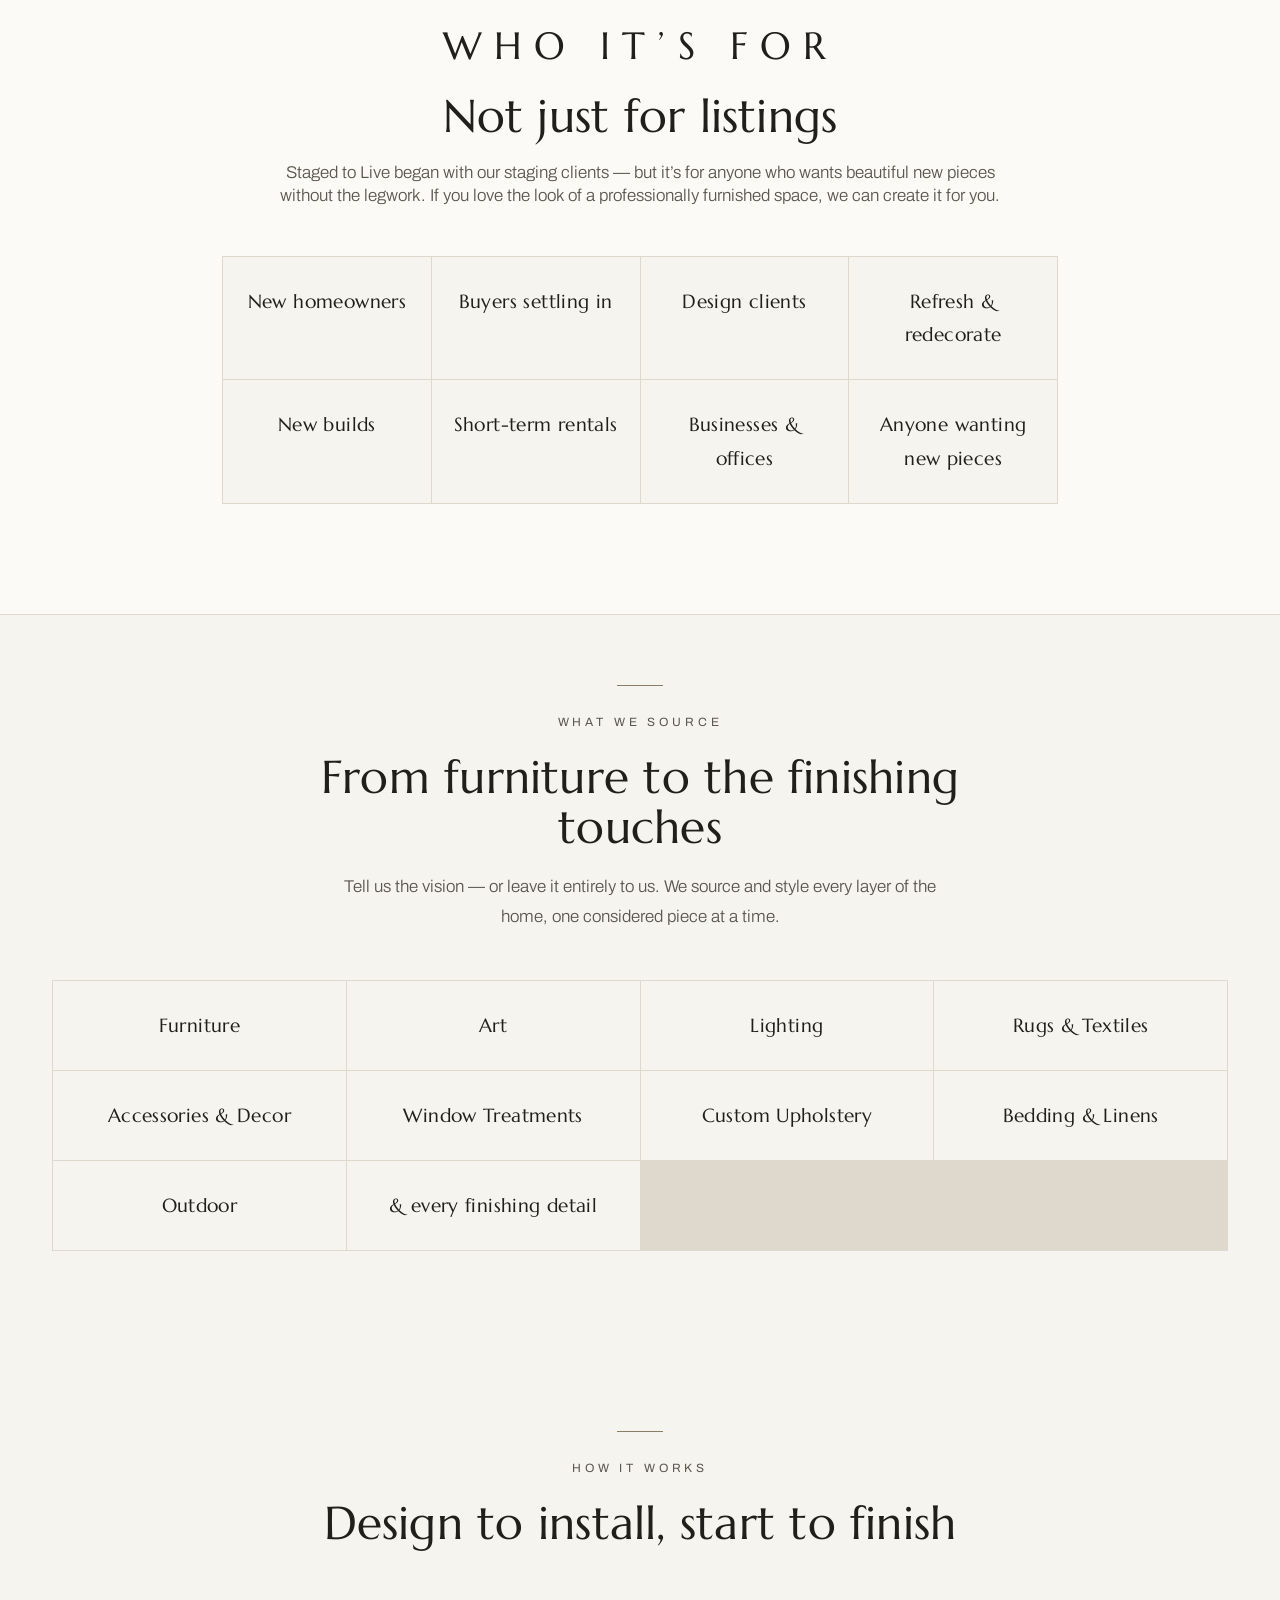
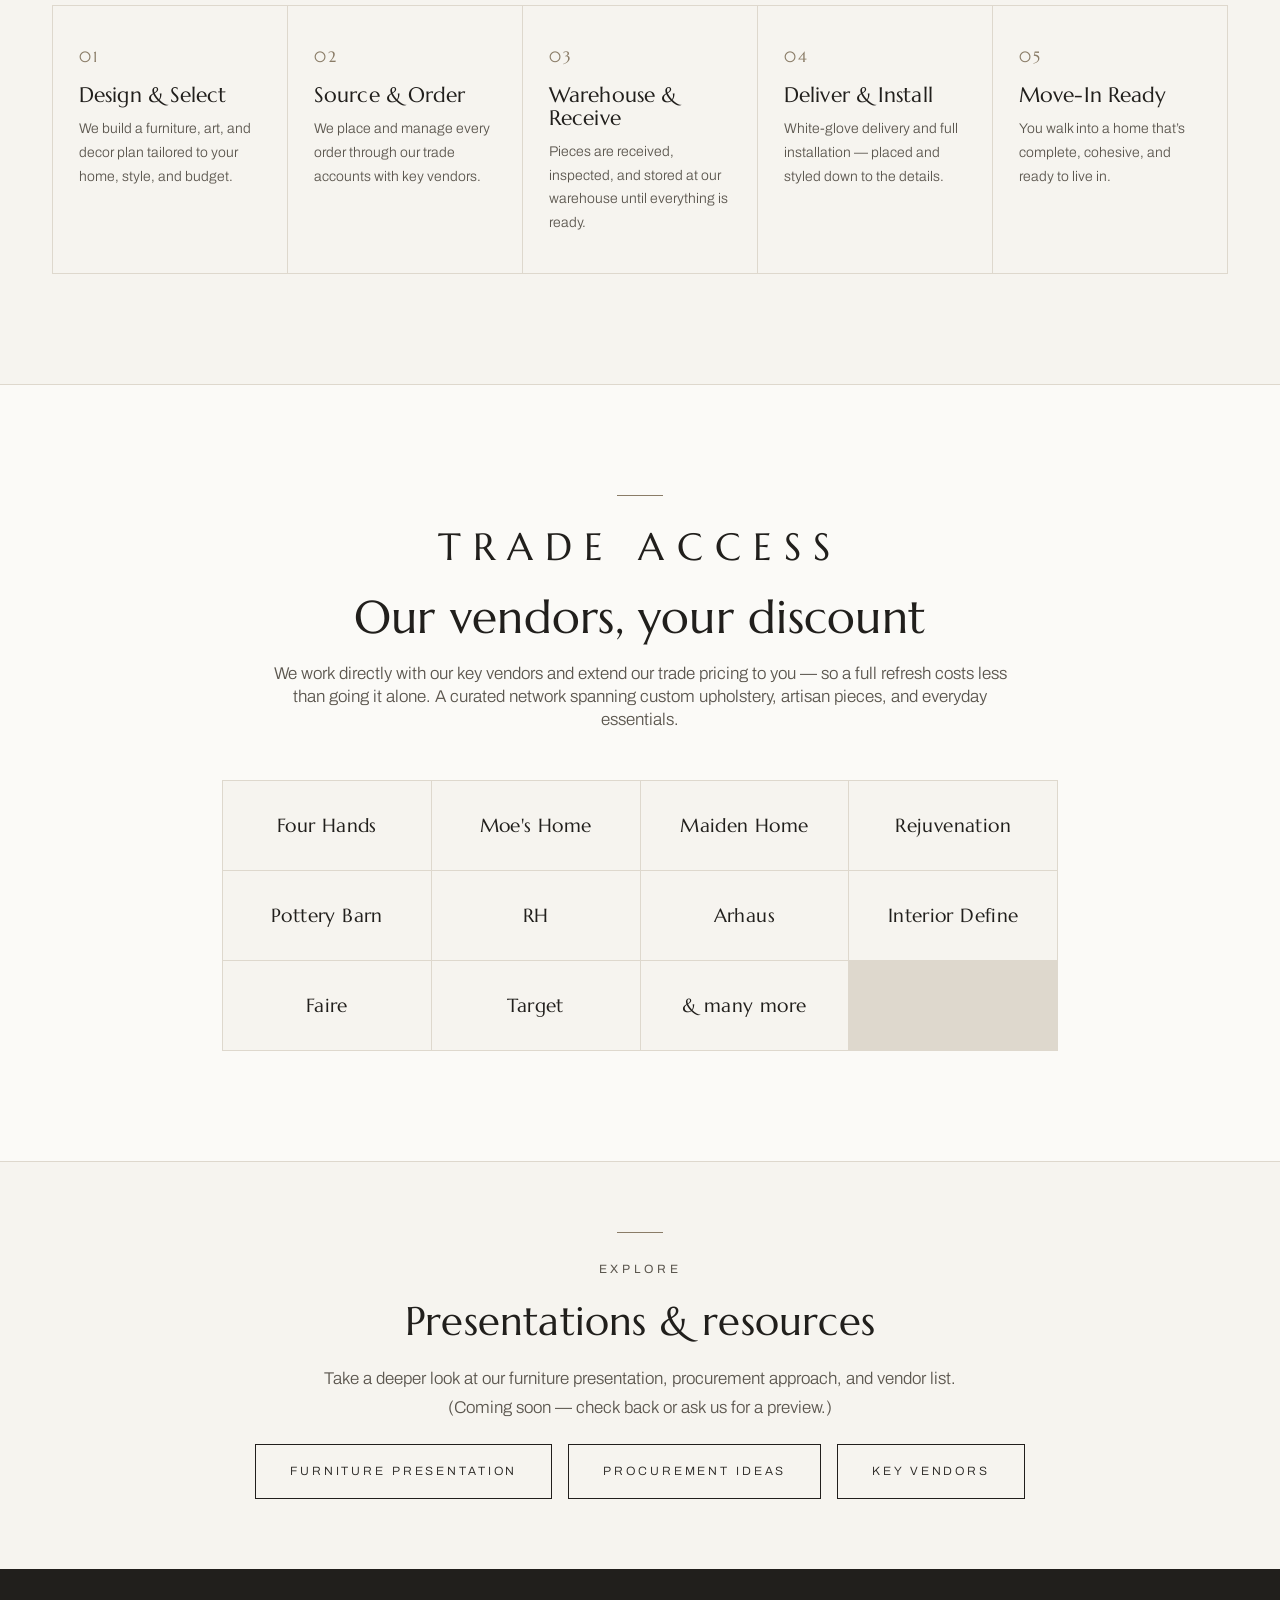
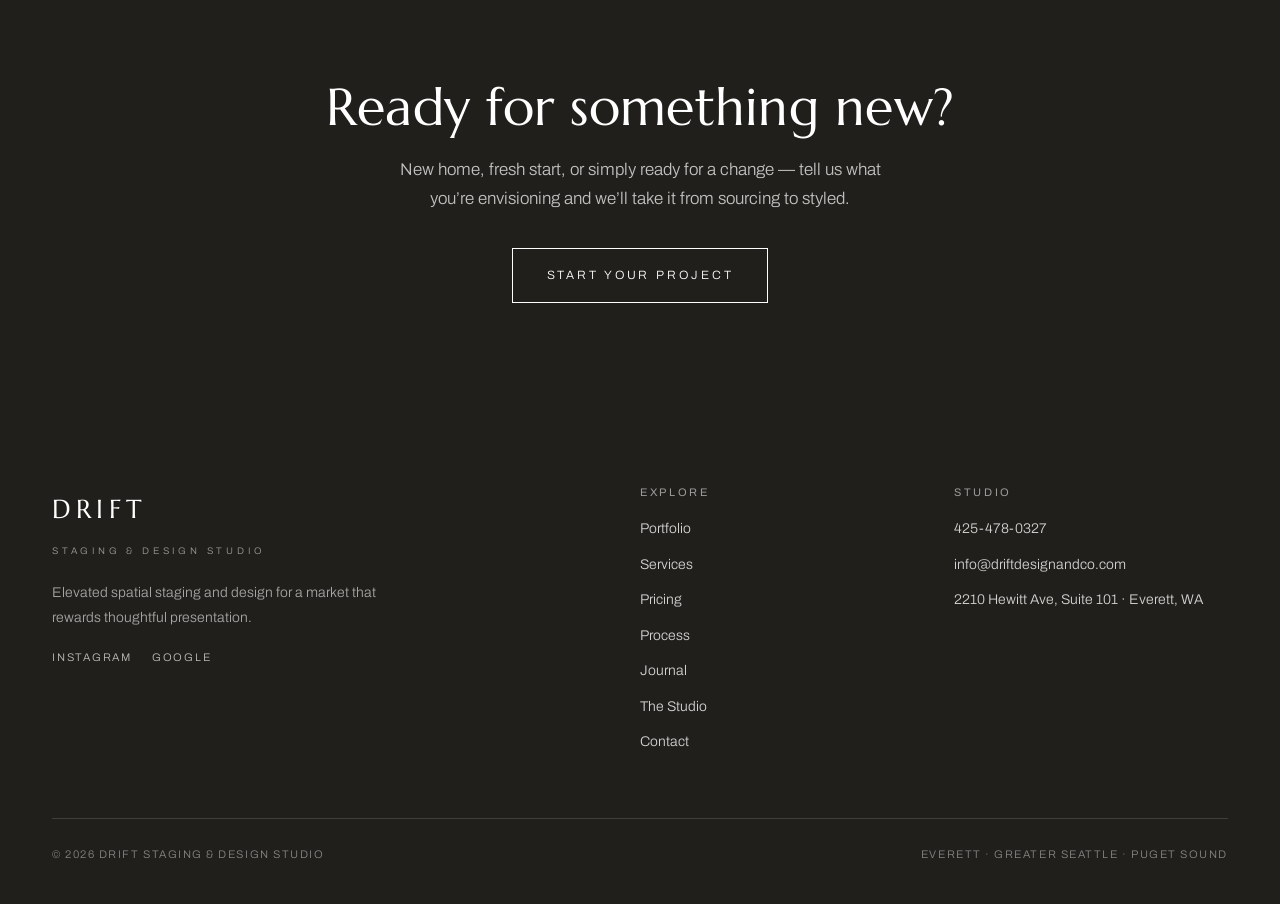
<file: staged-to-live.html>
<!DOCTYPE html>
<html lang="en">
<head>
<meta charset="utf-8">
<meta name="viewport" content="width=device-width, initial-scale=1">
<title>Staged to Live &mdash; Furniture, Art &amp; Accessories Procurement &mdash; Drift</title>
<meta name="description" content="Staged to Live: full-service procurement and design for new homeowners, design clients, and anyone wanting new pieces — furniture, art, lighting, and accessories, sourced, delivered, and installed. Leave it up to us.">
<link rel="canonical" href="https://www.driftdesignandco.com/staged-to-live.html">
<meta name="robots" content="index, follow">
<meta name="author" content="Drift Staging & Design Studio">
<meta property="og:type" content="website">
<meta property="og:site_name" content="Drift Staging & Design Studio">
<meta property="og:title" content="Staged to Live &mdash; Drift Staging &amp; Design Studio">
<meta property="og:description" content="Full-service procurement and design for anyone wanting new pieces — furniture, art, lighting, and accessories, sourced, delivered, and installed. Leave it up to us.">
<meta property="og:url" content="https://www.driftdesignandco.com/staged-to-live.html">
<meta property="og:image" content="https://www.driftdesignandco.com/assets/img/portfolio/84th-ave/84th-ave-01.jpg">
<meta name="twitter:card" content="summary_large_image">
<meta name="twitter:title" content="Staged to Live &mdash; Drift Staging &amp; Design Studio">
<meta name="twitter:description" content="Full-service procurement and design for anyone wanting new pieces — furniture, art, lighting, and accessories. Leave it up to us.">
<meta name="twitter:image" content="https://www.driftdesignandco.com/assets/img/portfolio/84th-ave/84th-ave-01.jpg">
<meta name="theme-color" content="#211f1c">
<script type="application/ld+json">{"@context":"https://schema.org","@type":"ProfessionalService","name":"Drift Staging & Design Studio","alternateName":"Drift Staging","description":"Boutique home staging and market-ready design serving Everett, Greater Seattle, and the Puget Sound region.","image":"https://www.driftdesignandco.com/assets/img/portfolio/84th-ave/84th-ave-01.jpg","@id":"https://www.driftdesignandco.com","url":"https://www.driftdesignandco.com","telephone":"+1-425-478-0327","email":"info@driftdesignandco.com","address":{"@type":"PostalAddress","streetAddress":"2210 Hewitt Ave, Suite 101","addressLocality":"Everett","addressRegion":"WA","postalCode":"98201","addressCountry":"US"},"areaServed":["Everett","Seattle","Bellevue","Snohomish County","King County","Puget Sound"],"knowsAbout":["home staging","furniture procurement","interior styling","art and accessories","home furnishing","real estate staging"],"priceRange":"$$"}</script>
<link rel="preconnect" href="https://fonts.googleapis.com"><link rel="preconnect" href="https://fonts.gstatic.com" crossorigin><link href="https://fonts.googleapis.com/css2?family=Marcellus&family=Archivo:wght@300;400;500;600&display=swap" rel="stylesheet">
<link rel="stylesheet" href="assets/css/style.css">
</head>
<body>
<header class="site-header on-light">
<div class="wrap">
<a class="brand" href="index.html">
<span class="mark">Drift</span>
<span class="sub">Staging &amp; Design Studio</span>
</a>
<button class="nav-toggle" onclick="document.querySelector('nav.main').classList.toggle('show')">Menu</button>
<nav class="main">
<a href="portfolio.html">Portfolio</a>
<a href="services.html">Services</a>
<a href="pricing.html">Pricing</a>
<a href="process.html">Process</a>
<a href="market-ready.html">Market-Ready</a>
<a href="staged-to-live.html" class="active">Staged to Live</a>
<a href="journal.html">Journal</a>
<a href="about.html">Studio</a>
<a href="contact.html">Contact</a>
<a href="https://www.drift-ia.com" target="_blank" rel="noopener">Design Studio &nearr;</a>
</nav>
</div>
</header>

<section class="page-hero"><div class="wrap">
<p class="eyebrow reveal">Staged to Live</p>
<h1 class="reveal">Beautiful pieces, handled for you</h1>
<p class="reveal">Full-service procurement and design for anyone who wants something new &mdash; new homeowners, design clients, businesses, or a home that&rsquo;s simply ready for a refresh. Furniture, art, lighting, accessories &mdash; we source, order, warehouse, deliver, and install it all. Leave it up to us.</p>
</div></section>

<section class="split">
<div class="media"><img src="assets/img/vignettes/strauss-nook.jpg" alt="Curated furnished space"></div>
<div class="body reveal">
<p class="eyebrow">The Service</p>
<h2>A whole home, sourced &amp; styled</h2>
<p>Whether you&rsquo;re moving into a new build, furnishing after a stage you fell in love with, or just ready for something fresh, we manage the entire process end to end &mdash; design direction, procurement, warehousing, and white-glove installation.</p>
<p>You get a cohesive, move-in-ready home without the sourcing, ordering, receiving, and coordinating &mdash; and without the retail markup. From the sofa to the last accessory, it&rsquo;s all handled.</p>
</div>
</section>

<section class="statement pad">
<div class="wrap">
<div class="section-head center reveal" style="max-width:760px;">
<hr class="rule"><p class="eyebrow">Who It&rsquo;s For</p>
<h2 style="font-family:var(--serif);font-size:clamp(28px,3.8vw,46px);font-weight:400;">Not just for listings</h2>
<p style="font-family:var(--sans);font-size:17px;color:var(--ink-soft);font-style:normal;">Staged to Live began with our staging clients &mdash; but it&rsquo;s for anyone who wants beautiful new pieces without the legwork. If you love the look of a professionally furnished space, we can create it for you.</p>
</div>
<div class="vendor-grid reveal"><span>New homeowners</span><span>Buyers settling in</span><span>Design clients</span><span>Refresh &amp; redecorate</span><span>New builds</span><span>Short-term rentals</span><span>Businesses &amp; offices</span><span>Anyone wanting new pieces</span></div>
</div>
</section>

<section class="pad-sm">
<div class="wrap">
<div class="section-head center reveal"><hr class="rule"><p class="eyebrow">What We Source</p>
<h2 style="font-size:clamp(28px,3.8vw,46px);">From furniture to the finishing touches</h2>
<p>Tell us the vision &mdash; or leave it entirely to us. We source and style every layer of the home, one considered piece at a time.</p></div>
<div class="vendor-grid reveal"><span>Furniture</span><span>Art</span><span>Lighting</span><span>Rugs &amp; Textiles</span><span>Accessories &amp; Decor</span><span>Window Treatments</span><span>Custom Upholstery</span><span>Bedding &amp; Linens</span><span>Outdoor</span><span>&amp; every finishing detail</span></div>
</div>
</section>

<section class="pad">
<div class="wrap">
<div class="section-head center reveal"><hr class="rule"><p class="eyebrow">How It Works</p>
<h2 style="font-size:clamp(28px,3.8vw,46px);">Design to install, start to finish</h2></div>
<div class="steps reveal">
<div class="step"><div class="n">01</div><h3>Design &amp; Select</h3><p>We build a furniture, art, and decor plan tailored to your home, style, and budget.</p></div>
<div class="step"><div class="n">02</div><h3>Source &amp; Order</h3><p>We place and manage every order through our trade accounts with key vendors.</p></div>
<div class="step"><div class="n">03</div><h3>Warehouse &amp; Receive</h3><p>Pieces are received, inspected, and stored at our warehouse until everything is ready.</p></div>
<div class="step"><div class="n">04</div><h3>Deliver &amp; Install</h3><p>White-glove delivery and full installation &mdash; placed and styled down to the details.</p></div>
<div class="step"><div class="n">05</div><h3>Move-In Ready</h3><p>You walk into a home that&rsquo;s complete, cohesive, and ready to live in.</p></div>
</div>
</div>
</section>

<section class="statement pad">
<div class="wrap">
<div class="section-head center reveal" style="max-width:760px;">
<hr class="rule"><p class="eyebrow">Trade Access</p>
<h2 style="font-family:var(--serif);font-size:clamp(28px,3.8vw,46px);font-weight:400;">Our vendors, your discount</h2>
<p style="font-family:var(--sans);font-size:17px;color:var(--ink-soft);font-style:normal;">We work directly with our key vendors and extend our trade pricing to you &mdash; so a full refresh costs less than going it alone. A curated network spanning custom upholstery, artisan pieces, and everyday essentials.</p>
</div>
<div class="vendor-grid reveal"><span>Four Hands</span><span>Moe's Home</span><span>Maiden Home</span><span>Rejuvenation</span><span>Pottery Barn</span><span>RH</span><span>Arhaus</span><span>Interior Define</span><span>Faire</span><span>Target</span><span>&amp; many more</span></div>
</div>
</section>

<section class="pad-sm">
<div class="wrap">
<div class="section-head center reveal"><hr class="rule"><p class="eyebrow">Explore</p>
<h2 style="font-size:clamp(26px,3.4vw,40px);">Presentations &amp; resources</h2>
<p>Take a deeper look at our furniture presentation, procurement approach, and vendor list. (Coming soon &mdash; check back or ask us for a preview.)</p></div>
<div class="res-row reveal">
<a class="btn" href="#" aria-disabled="true">Furniture Presentation</a>
<a class="btn" href="#" aria-disabled="true">Procurement Ideas</a>
<a class="btn" href="#" aria-disabled="true">Key Vendors</a>
</div>
</div>
</section>

<section class="cta pad"><div class="wrap">
<h2 class="reveal">Ready for something new?</h2>
<p class="reveal">New home, fresh start, or simply ready for a change &mdash; tell us what you&rsquo;re envisioning and we&rsquo;ll take it from sourcing to styled.</p>
<div class="reveal"><a class="btn light" href="contact.html">Start Your Project</a></div>
</div></section>

<footer class="site-footer">
<div class="wrap">
<div class="cols">
<div>
<div class="mark">Drift</div>
<div class="sub">Staging &amp; Design Studio</div>
<p style="margin-top:22px;max-width:340px;font-size:14px;color:rgba(255,255,255,.6);">
Elevated spatial staging and design for a market that rewards thoughtful presentation.</p>
<div class="footer-social">
<a href="https://www.instagram.com/drift.interiors.architecture/" target="_blank" rel="noopener">Instagram</a>
<a href="https://www.google.com/search?q=drift+staging+and+design+studio" target="_blank" rel="noopener">Google</a>
</div>
</div>
<div>
<h4>Explore</h4>
<a href="portfolio.html">Portfolio</a>
<a href="services.html">Services</a>
<a href="pricing.html">Pricing</a>
<a href="process.html">Process</a>
<a href="journal.html">Journal</a>
<a href="about.html">The Studio</a>
<a href="contact.html">Contact</a>
</div>
<div>
<h4>Studio</h4>
<a data-cms="phone" href="tel:4254780327">425-478-0327</a>
<a data-cms="email" href="mailto:info@driftdesignandco.com">info@driftdesignandco.com</a>
<a href="contact.html">2210 Hewitt Ave, Suite 101 &middot; Everett, WA</a>
</div>
</div>
<div class="bottom">
<span>&copy; 2026 Drift Staging &amp; Design Studio</span>
<span>Everett &middot; Greater Seattle &middot; Puget Sound</span>
</div>
</div>
</footer>
<script src="assets/js/app.js" defer></script>
<script src="https://identity.netlify.com/v1/netlify-identity-widget.js"></script>
<script>if(window.netlifyIdentity){netlifyIdentity.on("init",function(u){if(!u){netlifyIdentity.on("login",function(){document.location.href="/admin/";});}});}</script>
</body>
</html>
</file>
<file: assets/css/style.css>
/* ===========================================================
   Drift Staging & Design Studio — editorial minimal
   =========================================================== */
:root{
  --bg:#f6f4ef;
  --paper:#fbfaf7;
  --ink:#211f1c;
  --ink-soft:#5b564e;
  --line:#ded8cd;
  --accent:#8a7c67;      /* warm taupe */
  --accent-deep:#6f6357;
  --maxw:1240px;
  --serif:"Marcellus", Georgia, "Times New Roman", serif;
  --sans:"Archivo", "Helvetica Neue", Arial, sans-serif;
}
*{box-sizing:border-box;}
html{scroll-behavior:smooth;}
body{
  margin:0;
  background:var(--bg);
  color:var(--ink);
  font-family:var(--sans);
  font-size:17px;
  line-height:1.75;
  font-weight:300;
  -webkit-font-smoothing:antialiased;
  text-rendering:optimizeLegibility;
}
img{max-width:100%;display:block;}
a{color:inherit;text-decoration:none;transition:color .25s ease,opacity .25s ease;}
h1,h2,h3,h4{font-family:var(--serif);font-weight:400;line-height:1.08;letter-spacing:.005em;margin:0;}
p{margin:0 0 1.2em;}
.wrap{max-width:var(--maxw);margin:0 auto;padding:0 32px;}
.eyebrow{
  font-family:var(--sans);
  font-size:12px;
  letter-spacing:.32em;
  text-transform:uppercase;
  font-weight:400;
  color:var(--accent);
  margin:0 0 20px;
}
.eyebrow.light{color:rgba(255,255,255,.8);}

/* ---------- Header / nav ---------- */
.site-header{
  position:absolute;top:0;left:0;right:0;z-index:40;
}
.site-header .wrap{
  display:flex;align-items:center;justify-content:space-between;
  padding-top:30px;padding-bottom:30px;
}
.brand{display:flex;flex-direction:column;line-height:1;}
.brand .mark{font-family:var(--serif);font-size:29px;letter-spacing:.22em;text-transform:uppercase;}
.brand .sub{font-family:var(--sans);font-size:9.5px;letter-spacing:.42em;text-transform:uppercase;margin-top:7px;color:var(--ink-soft);}
nav.main a{
  font-size:11.5px;letter-spacing:.14em;text-transform:uppercase;
  margin-left:24px;color:var(--ink);position:relative;padding-bottom:3px;
}
nav.main a:hover{color:var(--accent);}
nav.main a.active:after{
  content:"";position:absolute;left:0;bottom:-2px;width:100%;height:1px;background:var(--accent);
}
.nav-toggle{display:none;background:none;border:0;cursor:pointer;font-size:12px;letter-spacing:.2em;text-transform:uppercase;}

/* header variant on light pages */
.site-header.on-light .brand .mark,
.site-header.on-light nav.main a{color:var(--ink);}

/* header over dark hero */
.site-header.on-dark .brand .mark,
.site-header.on-dark .brand .sub,
.site-header.on-dark nav.main a,
.site-header.on-dark .nav-toggle{color:#fff;}
.site-header.on-dark .brand .sub{color:rgba(255,255,255,.75);}
.site-header.on-dark nav.main a:hover{color:#fff;opacity:.7;}

/* ---------- Hero ---------- */
.hero{position:relative;min-height:92vh;display:flex;align-items:flex-end;color:#fff;overflow:hidden;}
.hero .bg{position:absolute;inset:0;}
.hero .bg img{width:100%;height:100%;object-fit:cover;}
.hero .bg:after{content:"";position:absolute;inset:0;background:linear-gradient(180deg,rgba(20,18,16,.32) 0%,rgba(20,18,16,.12) 40%,rgba(20,18,16,.55) 100%);}
.hero .inner{position:relative;z-index:2;padding-bottom:9vh;max-width:840px;}
.hero h1{font-size:clamp(44px,7vw,92px);font-weight:300;letter-spacing:.01em;}
.hero h1 em{font-style:italic;}
.hero .lede{font-size:clamp(16px,1.6vw,19px);font-weight:300;max-width:520px;margin-top:26px;color:rgba(255,255,255,.92);}

/* page hero (interior pages) */
.page-hero{padding:190px 0 70px;text-align:center;}
.page-hero h1{font-size:clamp(40px,6vw,74px);font-weight:300;}
.page-hero p{max-width:600px;margin:22px auto 0;color:var(--ink-soft);}

/* ---------- Buttons ---------- */
.btn{
  display:inline-block;font-family:var(--sans);font-size:12px;letter-spacing:.24em;text-transform:uppercase;
  padding:16px 34px;border:1px solid var(--ink);color:var(--ink);background:transparent;cursor:pointer;
}
.btn:hover{background:var(--ink);color:var(--bg);}
.btn.light{border-color:#fff;color:#fff;}
.btn.light:hover{background:#fff;color:var(--ink);}
.btn.solid{background:var(--ink);color:var(--bg);}
.btn.solid:hover{background:var(--accent);border-color:var(--accent);}

/* ---------- Sections ---------- */
section{position:relative;}
.pad{padding:110px 0;}
.pad-sm{padding:70px 0;}
.center{text-align:center;}
.section-head{max-width:640px;}
.section-head.center{margin:0 auto;}
.section-head h2{font-size:clamp(32px,4.4vw,54px);font-weight:300;}
.section-head p{margin-top:20px;color:var(--ink-soft);}
.rule{width:46px;height:1px;background:var(--accent);border:0;margin:0 0 26px;}
.center .rule{margin-left:auto;margin-right:auto;}

/* statement band */
.statement{background:var(--paper);border-top:1px solid var(--line);border-bottom:1px solid var(--line);}
.statement .wrap{max-width:900px;text-align:center;}
.statement p{font-family:var(--serif);font-size:clamp(24px,3.2vw,38px);line-height:1.35;font-weight:300;color:var(--ink);}
.statement .sig{font-family:var(--sans);font-size:12px;letter-spacing:.28em;text-transform:uppercase;color:var(--accent);margin-top:28px;}

/* services grid */
.svc-grid{display:grid;grid-template-columns:repeat(3,1fr);gap:1px;background:var(--line);border:1px solid var(--line);margin-top:60px;}
.svc-card{background:var(--bg);padding:48px 38px;}
.svc-card .num{font-family:var(--serif);font-size:15px;color:var(--accent);letter-spacing:.1em;}
.svc-card h3{font-size:27px;margin:18px 0 14px;font-weight:400;}
.svc-card p{font-size:15px;color:var(--ink-soft);margin:0;}

/* feature split */
.split{display:grid;grid-template-columns:1fr 1fr;gap:0;align-items:stretch;}
.split .media{overflow:hidden;min-height:520px;}
.split .media img{width:100%;height:100%;object-fit:cover;}
.split .body{display:flex;flex-direction:column;justify-content:center;padding:80px clamp(32px,6vw,96px);}
.split.reverse .media{order:2;}
.split .body h2{font-size:clamp(30px,3.8vw,46px);font-weight:300;}

/* featured 3-up */
.trio{display:grid;grid-template-columns:repeat(3,1fr);gap:20px;margin-top:56px;}
.trio figure{margin:0;overflow:hidden;}
.trio figure img{width:100%;aspect-ratio:4/5;object-fit:cover;transition:transform 1s ease;}
.trio figure:hover img{transform:scale(1.05);}
.trio figcaption{font-size:12px;letter-spacing:.18em;text-transform:uppercase;color:var(--ink-soft);margin-top:14px;}

/* CTA band */
.cta{background:var(--ink);color:#fff;text-align:center;}
.cta h2{font-size:clamp(30px,4.2vw,52px);font-weight:300;color:#fff;}
.cta p{color:rgba(255,255,255,.72);max-width:520px;margin:20px auto 34px;}

/* ---------- Portfolio ---------- */
.project{margin-bottom:96px;}
.project-head{display:flex;align-items:baseline;justify-content:space-between;border-bottom:1px solid var(--line);padding-bottom:18px;margin-bottom:26px;flex-wrap:wrap;gap:8px;}
.project-head h3{font-size:clamp(26px,3.2vw,40px);font-weight:400;}
.project-head .loc{font-size:12px;letter-spacing:.22em;text-transform:uppercase;color:var(--accent);}
.grid-gallery{display:grid;grid-template-columns:repeat(12,1fr);gap:16px;}
.grid-gallery .tile{overflow:hidden;cursor:pointer;background:var(--line);}
.grid-gallery .tile img{width:100%;height:100%;object-fit:cover;transition:transform 1s ease,opacity .3s ease;}
.grid-gallery .tile:hover img{transform:scale(1.045);}
/* tile spans — varied editorial layout */
.tile.big{grid-column:span 8;aspect-ratio:16/10;}
.tile.small{grid-column:span 4;aspect-ratio:4/5;}
.tile.half{grid-column:span 6;aspect-ratio:3/2;}
.tile.third{grid-column:span 4;aspect-ratio:1/1;}
.tile.full{grid-column:span 12;aspect-ratio:16/8;}

/* lightbox */
.lb{position:fixed;inset:0;background:rgba(18,16,14,.94);display:none;align-items:center;justify-content:center;z-index:200;}
.lb.open{display:flex;}
.lb img{max-width:90vw;max-height:86vh;object-fit:contain;box-shadow:0 20px 60px rgba(0,0,0,.5);}
.lb .close,.lb .nav{position:absolute;color:#fff;background:none;border:0;cursor:pointer;font-family:var(--sans);}
.lb .close{top:26px;right:34px;font-size:13px;letter-spacing:.2em;text-transform:uppercase;}
.lb .nav{top:50%;transform:translateY(-50%);font-size:40px;padding:10px 22px;opacity:.7;}
.lb .nav:hover{opacity:1;}
.lb .prev{left:12px;}.lb .next{right:12px;}

/* ---------- About ---------- */
.values{display:grid;grid-template-columns:repeat(3,1fr);gap:52px;margin-top:64px;}
.values h3{font-size:22px;font-weight:400;margin-bottom:12px;}
.values .num{font-family:var(--serif);font-size:30px;color:var(--accent);display:block;margin-bottom:14px;}
.values p{font-size:15px;color:var(--ink-soft);margin:0;}

/* ---------- Contact ---------- */
.contact-grid{display:grid;grid-template-columns:1fr 1fr;gap:0;border:1px solid var(--line);}
.contact-grid .col{padding:64px clamp(32px,5vw,72px);}
.contact-grid .col+.col{border-left:1px solid var(--line);}
.contact-grid .media{padding:0;min-height:460px;}
.contact-grid .media img{width:100%;height:100%;object-fit:cover;}
.info-row{margin-bottom:34px;}
.info-row .label{font-size:11px;letter-spacing:.26em;text-transform:uppercase;color:var(--accent);margin-bottom:8px;}
.info-row a,.info-row div{font-size:19px;font-family:var(--serif);}
.pill-row{display:flex;gap:14px;flex-wrap:wrap;margin-top:10px;}

/* ---------- Footer ---------- */
.site-footer{background:var(--ink);color:rgba(255,255,255,.75);padding:74px 0 40px;}
.site-footer .cols{display:grid;grid-template-columns:2fr 1fr 1fr;gap:40px;padding-bottom:52px;border-bottom:1px solid rgba(255,255,255,.14);}
.site-footer .mark{font-family:var(--serif);font-size:26px;letter-spacing:.2em;text-transform:uppercase;color:#fff;}
.site-footer .sub{font-size:9.5px;letter-spacing:.4em;text-transform:uppercase;margin-top:10px;color:rgba(255,255,255,.55);}
.site-footer h4{font-family:var(--sans);font-size:11px;letter-spacing:.24em;text-transform:uppercase;color:rgba(255,255,255,.55);font-weight:400;margin-bottom:18px;}
.site-footer a{display:block;font-size:14px;margin-bottom:11px;color:rgba(255,255,255,.8);}
.site-footer a:hover{color:#fff;}
.site-footer .bottom{display:flex;justify-content:space-between;padding-top:26px;font-size:11px;letter-spacing:.14em;text-transform:uppercase;color:rgba(255,255,255,.45);flex-wrap:wrap;gap:10px;}

/* reveal */
.reveal{opacity:0;transform:translateY(24px);transition:opacity 1s ease,transform 1s ease;}
.reveal.in{opacity:1;transform:none;}

/* ---------- Responsive ---------- */
@media(max-width:900px){
  .svc-grid{grid-template-columns:1fr;}
  .split{grid-template-columns:1fr;}
  .split .media{min-height:340px;}
  .split.reverse .media{order:0;}
  .trio{grid-template-columns:1fr;}
  .values{grid-template-columns:1fr;gap:38px;}
  .contact-grid{grid-template-columns:1fr;}
  .contact-grid .col+.col{border-left:0;border-top:1px solid var(--line);}
  .site-footer .cols{grid-template-columns:1fr;gap:30px;}
  .tile.big,.tile.small,.tile.half,.tile.third{grid-column:span 12;aspect-ratio:3/2;}
}
@media(max-width:760px){
  nav.main{display:none;position:absolute;top:100%;left:0;right:0;background:var(--bg);flex-direction:column;padding:10px 32px 26px;box-shadow:0 20px 40px rgba(0,0,0,.08);}
  nav.main.show{display:flex;}
  nav.main a{margin:0;padding:14px 0;border-bottom:1px solid var(--line);color:var(--ink);}
  .site-header.on-dark nav.main a{color:var(--ink);}
  .nav-toggle{display:block;}
  .wrap{padding:0 22px;}
  .pad{padding:72px 0;}
}

/* cross-promo band */
.crosslink{background:var(--paper);border-top:1px solid var(--line);border-bottom:1px solid var(--line);}
.crosslink .wrap{display:flex;align-items:center;justify-content:space-between;gap:30px;flex-wrap:wrap;}
.crosslink .txt h3{font-size:clamp(24px,3vw,36px);font-weight:300;}
.crosslink .txt p{color:var(--ink-soft);margin:10px 0 0;max-width:520px;font-size:15px;}
@media(max-width:700px){.crosslink .wrap{flex-direction:column;text-align:center;align-items:center;}}

/* ---------- Lead form ---------- */
.lead-form .hp{position:absolute;left:-9999px;}
.frow{display:grid;grid-template-columns:1fr 1fr;gap:24px;}
.field{margin-bottom:24px;display:flex;flex-direction:column;}
.field label{font-family:var(--sans);font-size:11px;letter-spacing:.18em;text-transform:uppercase;color:var(--ink-soft);margin-bottom:9px;}
.field label span{color:var(--accent);}
.field input,.field select,.field textarea{
  font-family:var(--sans);font-size:15px;font-weight:300;color:var(--ink);
  background:var(--paper);border:1px solid var(--line);padding:14px 16px;width:100%;
  transition:border-color .25s ease;-webkit-appearance:none;appearance:none;border-radius:0;
}
.field input:focus,.field select:focus,.field textarea:focus{outline:none;border-color:var(--accent);}
.field textarea{resize:vertical;min-height:110px;}
.field select{background-image:url("data:image/svg+xml;utf8,<svg xmlns='http://www.w3.org/2000/svg' width='12' height='8' viewBox='0 0 12 8'><path d='M1 1l5 5 5-5' stroke='%238a7c67' stroke-width='1.4' fill='none'/></svg>");background-repeat:no-repeat;background-position:right 16px center;padding-right:40px;}
.field ::placeholder{color:#b7ad9d;}
.form-actions{display:flex;align-items:center;gap:26px;flex-wrap:wrap;margin-top:8px;}
.form-note{font-size:13px;color:var(--ink-soft);margin:0;}
.form-note a{color:var(--accent);border-bottom:1px solid var(--line);}
.form-success{text-align:center;padding:60px 20px;}
.form-success h2{font-size:clamp(28px,3.6vw,44px);font-weight:300;}
.form-success p{color:var(--ink-soft);margin-top:16px;}
@media(max-width:640px){.frow{grid-template-columns:1fr;gap:0;}}

/* footer social */
.footer-social{display:flex;gap:20px;flex-wrap:wrap;margin-top:18px;}
.footer-social a{display:inline;font-size:11px;letter-spacing:.16em;text-transform:uppercase;color:rgba(255,255,255,.7);margin:0;}
.footer-social a:hover{color:#fff;}
.footer-social a[hidden]{display:none;}

/* ---------- Staged to Live ---------- */
.steps{display:grid;grid-template-columns:repeat(5,1fr);gap:1px;background:var(--line);border:1px solid var(--line);margin-top:56px;}
.steps .step{background:var(--bg);padding:38px 26px;}
.steps .step .n{font-family:var(--serif);font-size:15px;color:var(--accent);letter-spacing:.1em;}
.steps .step h3{font-size:21px;font-weight:400;margin:14px 0 10px;}
.steps .step p{font-size:14px;color:var(--ink-soft);margin:0;line-height:1.7;}
@media(max-width:900px){.steps{grid-template-columns:1fr 1fr;}}
@media(max-width:560px){.steps{grid-template-columns:1fr;}}
.vendor-grid{display:grid;grid-template-columns:repeat(4,1fr);gap:1px;background:var(--line);border:1px solid var(--line);margin-top:48px;}
.vendor-grid span{background:var(--bg);padding:28px 18px;text-align:center;font-family:var(--serif);font-size:19px;color:var(--ink);letter-spacing:.02em;}
@media(max-width:800px){.vendor-grid{grid-template-columns:repeat(2,1fr);}}
.res-row{display:flex;gap:16px;justify-content:center;flex-wrap:wrap;margin-top:8px;}
</file>
